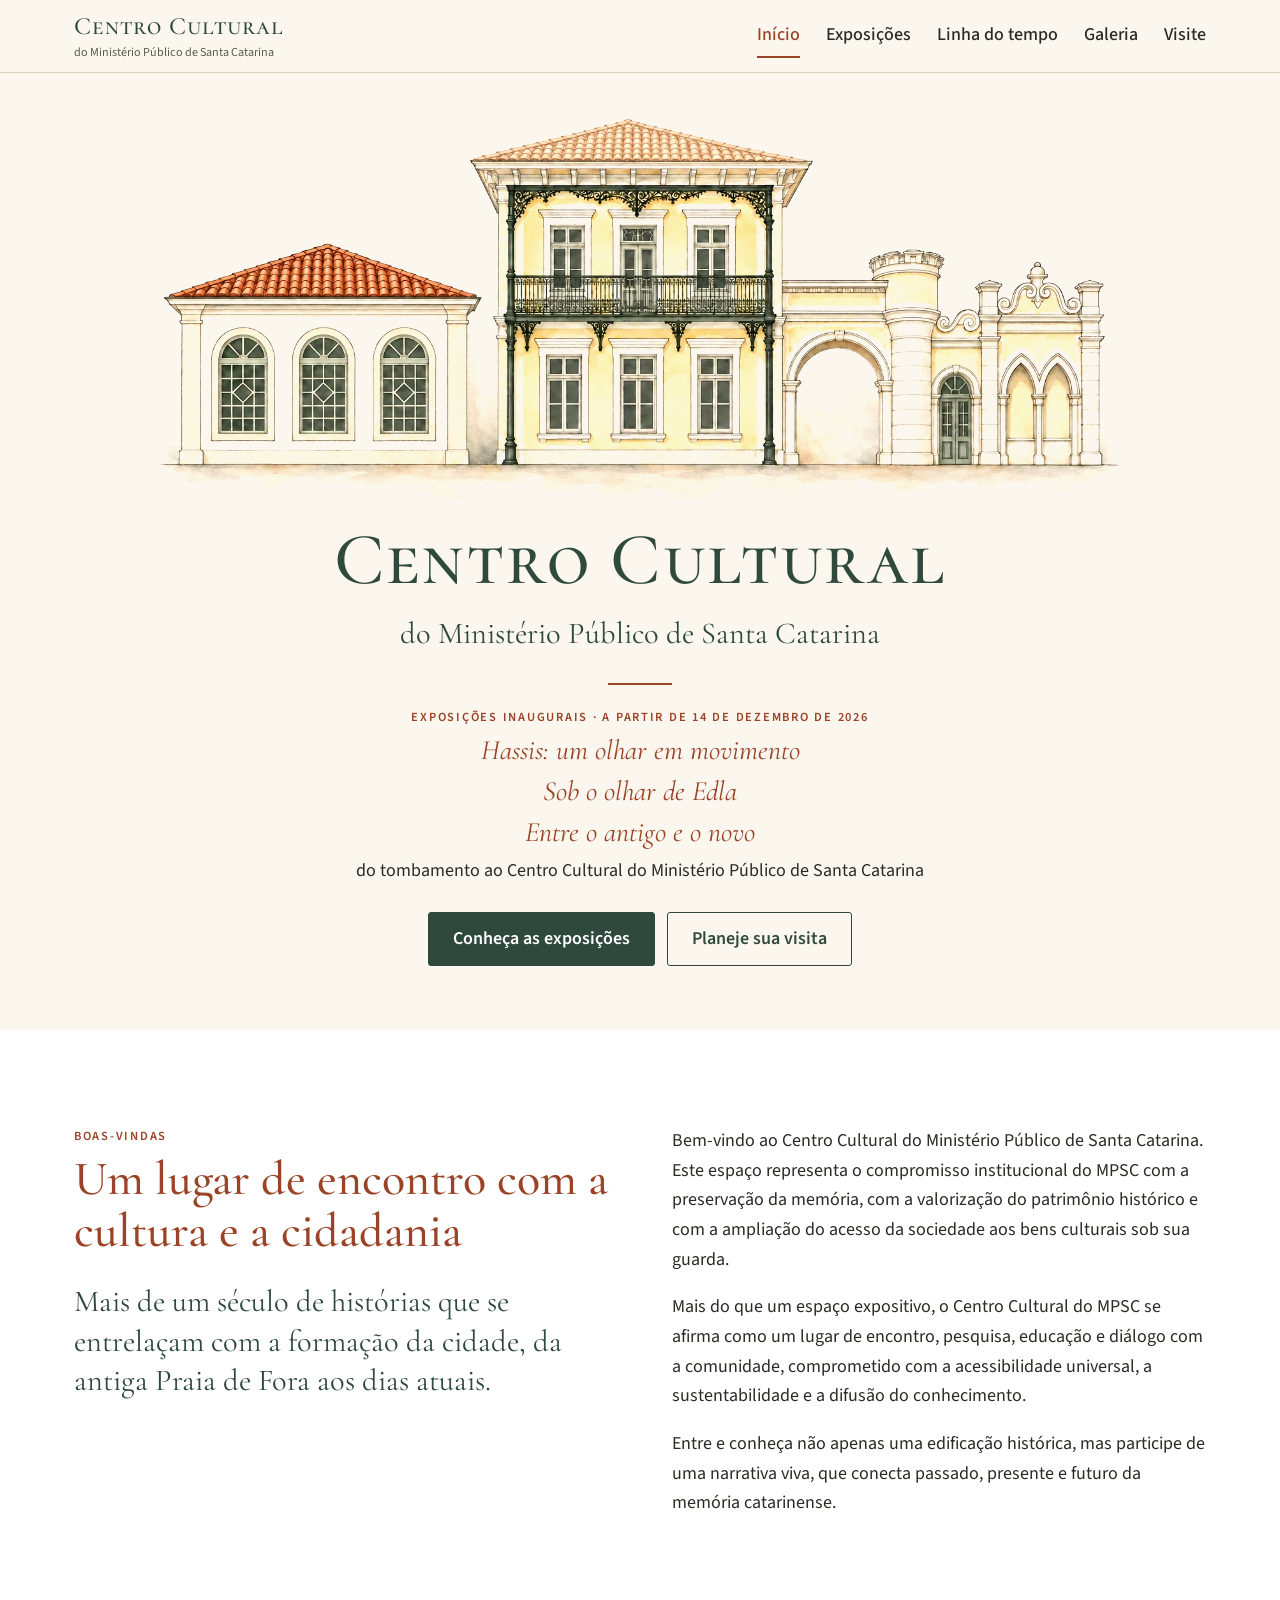
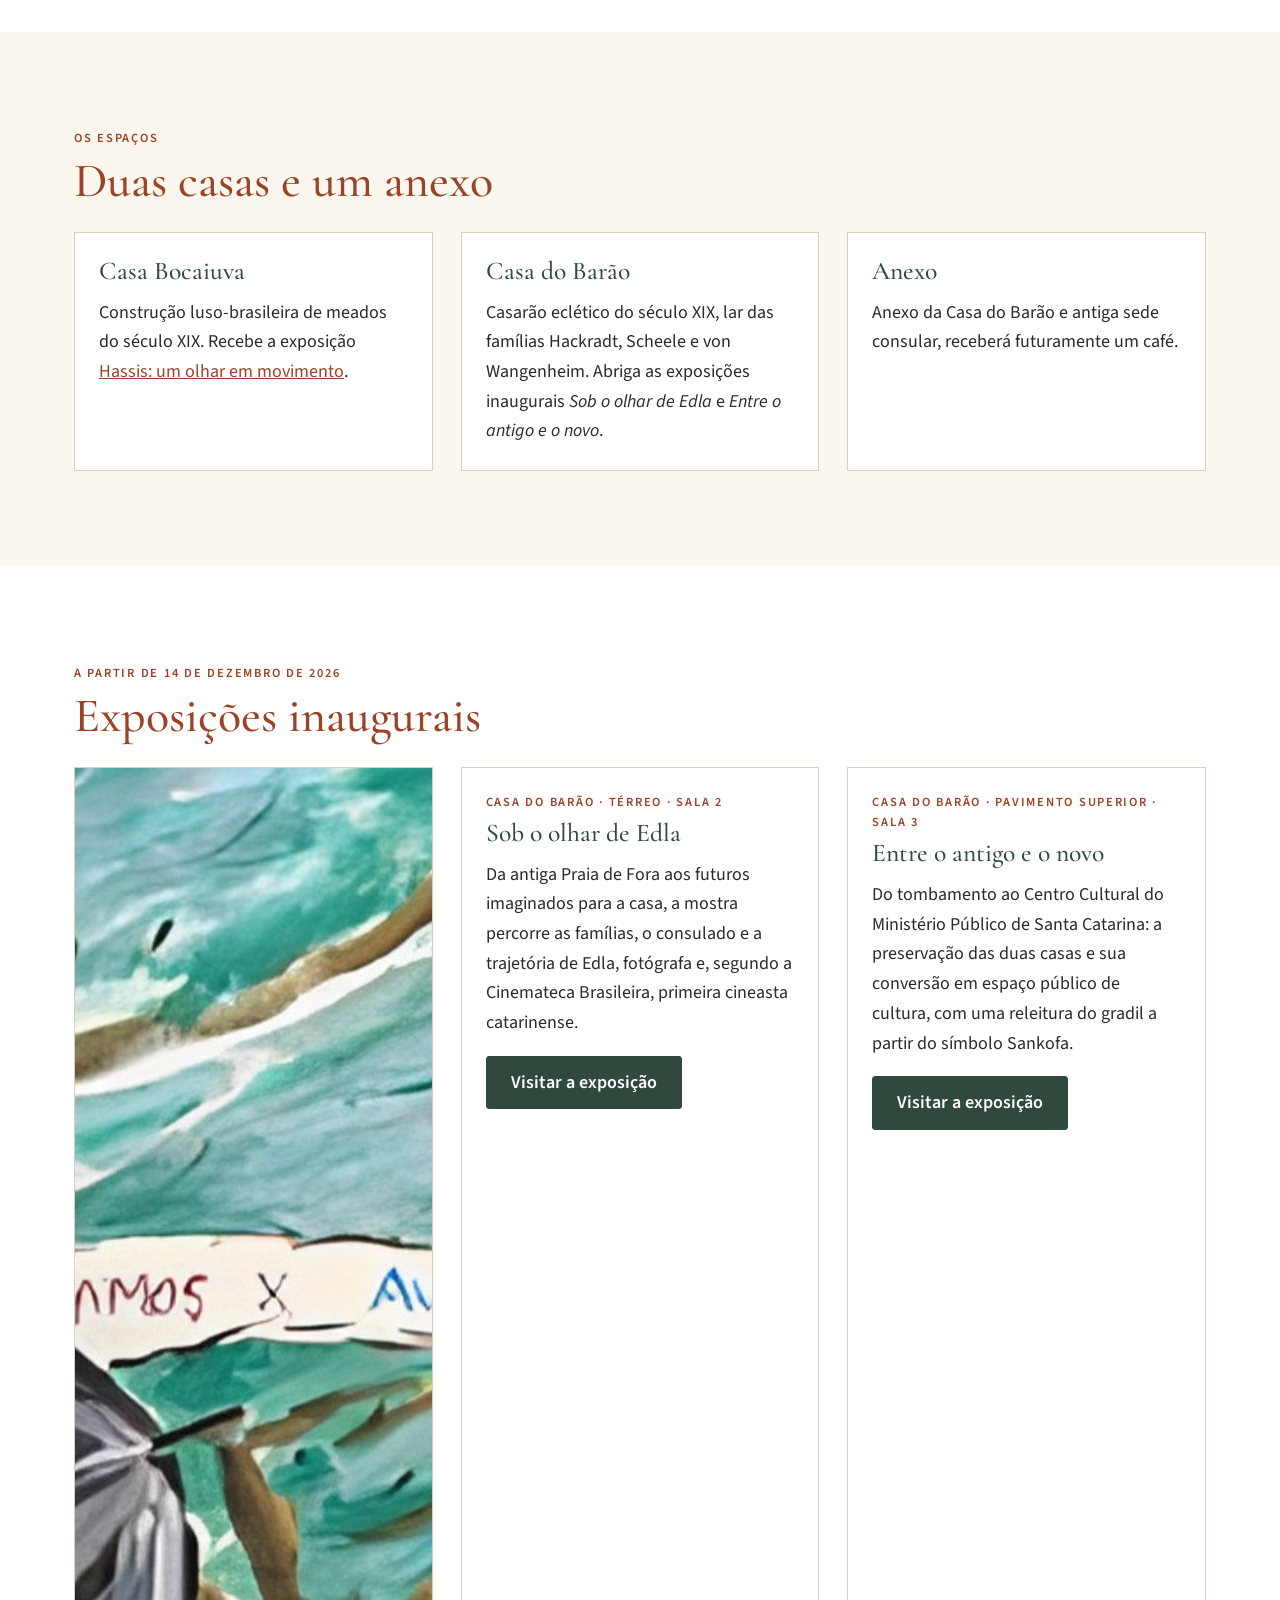
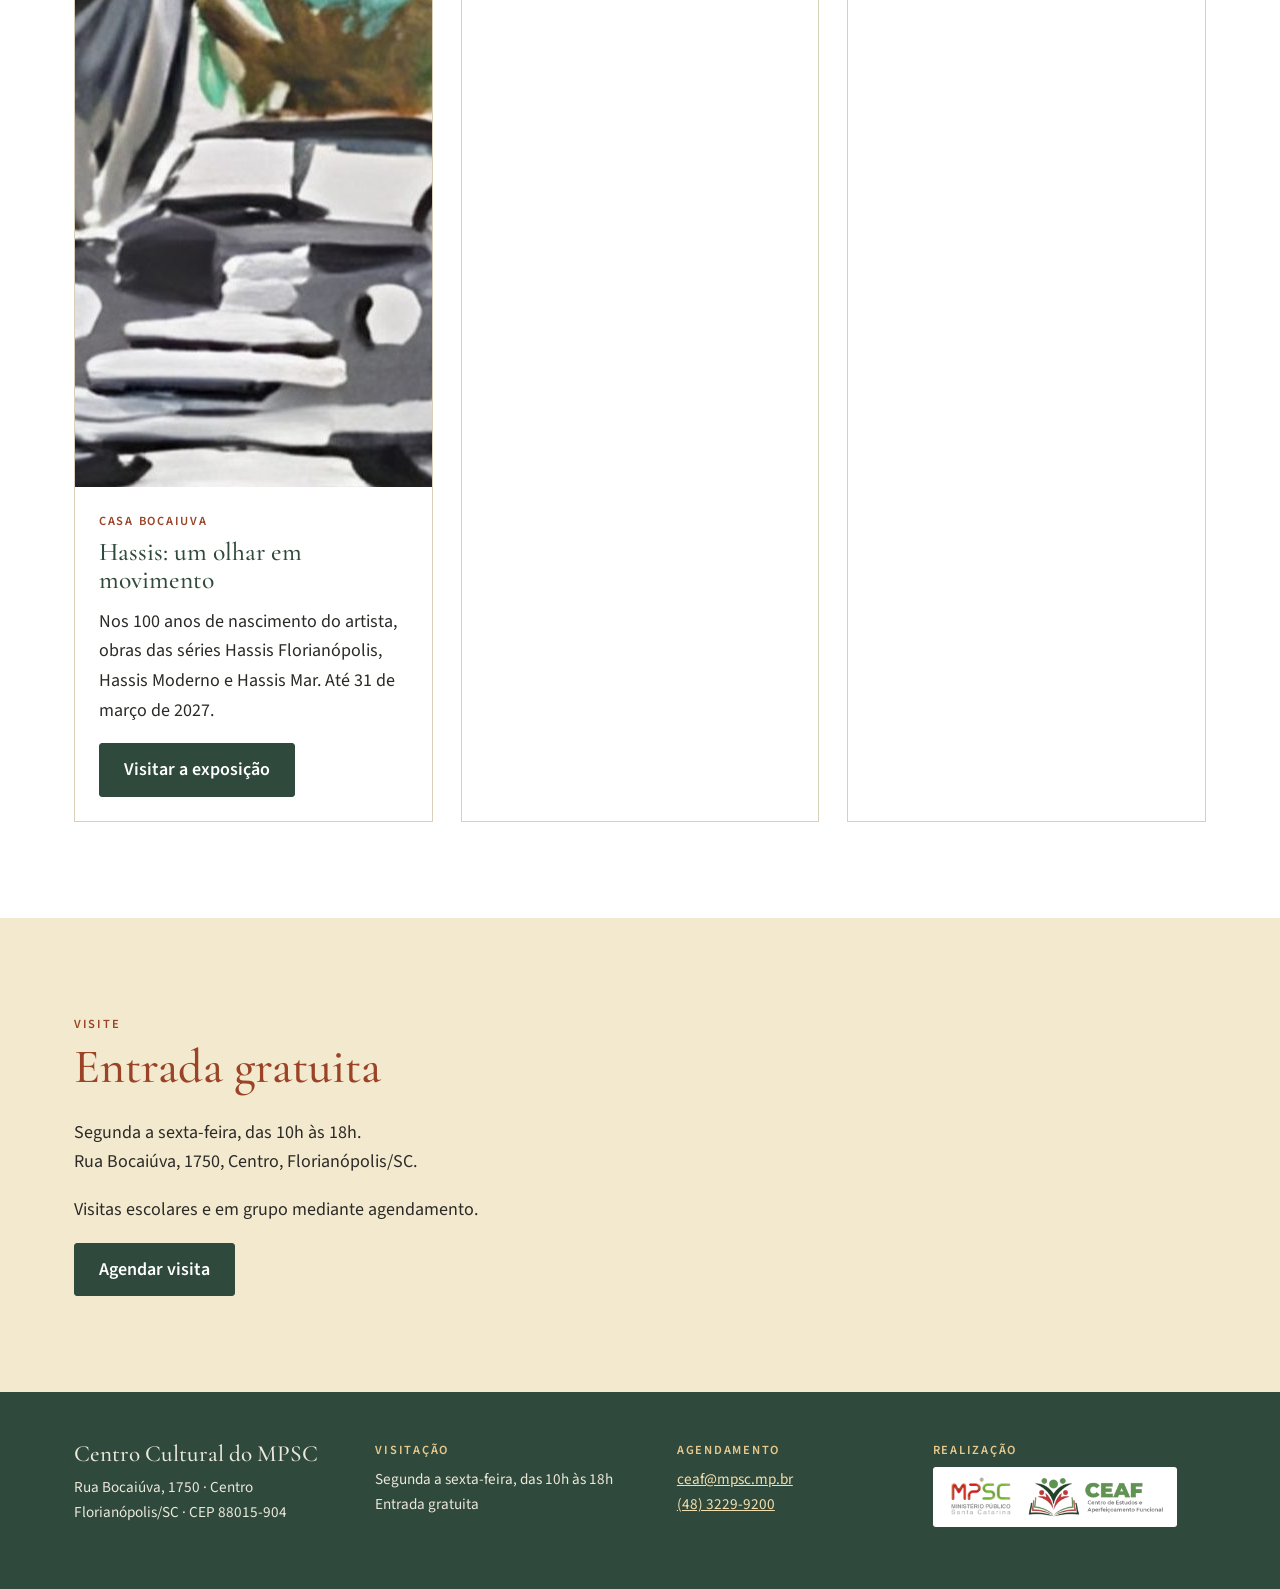
<file: index.html>
<!doctype html>
<html lang="pt-BR"><head><meta charset="utf-8"><meta name="viewport" content="width=device-width,initial-scale=1">
<title>Centro Cultural do MPSC</title>
<meta name="description" content="Centro Cultural do Ministério Público de Santa Catarina, na Casa do Barão e na Casa Bocaiuva, em Florianópolis. Entrada gratuita.">
<link rel="preconnect" href="https://fonts.googleapis.com"><link rel="preconnect" href="https://fonts.gstatic.com" crossorigin>
<link href="https://fonts.googleapis.com/css2?family=Cormorant+Garamond:ital,wght@0,500;0,600;1,500&family=Source+Sans+3:wght@400;500;600&display=swap" rel="stylesheet">
<link rel="stylesheet" href="estilo.css"></head><body>
<div id="topo"></div>
<main id="conteudo">
<section class="capa"><div class="faixa">
  <div class="crop fachada" style="--iw:1536;--ih:1024;--x:0;--y:140;--w:1536;--h:610"><img src="marca/fachadas.webp" alt="Aquarela das fachadas do Centro Cultural: Casa Bocaiuva, Casa do Barão e anexo"></div>
  <h1>Centro Cultural</h1>
  <p class="sub">do Ministério Público de Santa Catarina</p>
  <div class="fio"></div>
  <p class="rotulo">Exposições inaugurais · A partir de 14 de dezembro de 2026</p>
  <p class="expo">Hassis: um olhar em movimento</p>
  <p class="expo">Sob o olhar de Edla</p>
  <p class="expo">Entre o antigo e o novo</p>
  <p>do tombamento ao Centro Cultural do Ministério Público de Santa Catarina</p>
  <div class="botoes"><a class="botao" href="exposicoes.html">Conheça as exposições</a><a class="botao claro" href="visite.html">Planeje sua visita</a></div>
</div></section>

<section class="secao branco"><div class="faixa duas">
  <div><p class="rotulo">Boas-vindas</p><h2>Um lugar de encontro com a cultura e a cidadania</h2>
  <p class="lead">Mais de um século de histórias que se entrelaçam com a formação da cidade, da antiga Praia de Fora aos dias atuais.</p></div>
  <div><p>Bem-vindo ao Centro Cultural do Ministério Público de Santa Catarina. Este espaço representa o compromisso institucional do MPSC com a preservação da memória, com a valorização do patrimônio histórico e com a ampliação do acesso da sociedade aos bens culturais sob sua guarda.</p>
  <p>Mais do que um espaço expositivo, o Centro Cultural do MPSC se afirma como um lugar de encontro, pesquisa, educação e diálogo com a comunidade, comprometido com a acessibilidade universal, a sustentabilidade e a difusão do conhecimento.</p>
  <p>Entre e conheça não apenas uma edificação histórica, mas participe de uma narrativa viva, que conecta passado, presente e futuro da memória catarinense.</p></div>
</div></section>

<section class="secao"><div class="faixa"><p class="rotulo">Os espaços</p><h2>Duas casas e um anexo</h2>
  <div class="tres">
    <article class="cartao"><div data-f="bocaiuva-fachada"></div><div class="corpo"><h3>Casa Bocaiuva</h3><p>Construção luso-brasileira de meados do século XIX. Recebe a exposição <a href="hassis.html">Hassis: um olhar em movimento</a>.</p></div></article>
    <article class="cartao"><div data-f="casa-pb"></div><div class="corpo"><h3>Casa do Barão</h3><p>Casarão eclético do século XIX, lar das famílias Hackradt, Scheele e von Wangenheim. Abriga as exposições inaugurais <em>Sob o olhar de Edla</em> e <em>Entre o antigo e o novo</em>.</p></div></article>
    <article class="cartao"><div data-f="consulado"></div><div class="corpo"><h3>Anexo</h3><p>Anexo da Casa do Barão e antiga sede consular, receberá futuramente um café.</p></div></article>
  </div>
</div></section>

<section class="secao branco"><div class="faixa"><p class="rotulo">A partir de 14 de dezembro de 2026</p><h2>Exposições inaugurais</h2>
  <div class="tres">
    <article class="cartao"><img class="obra" src="marca/hassis/capa.jpg" alt="Detalhe de pintura de Hassis com guarda-chuvas, um carro e o mar" width="1128" height="1319" loading="lazy"><div class="corpo"><p class="rotulo">Casa Bocaiuva</p><h3>Hassis: um olhar em movimento</h3>
    <p>Nos 100 anos de nascimento do artista, obras das séries Hassis Florianópolis, Hassis Moderno e Hassis Mar. Até 31 de março de 2027.</p>
    <p><a class="botao" href="hassis.html">Visitar a exposição</a></p></div></article>
    <article class="cartao"><div data-f="edla-retrato"></div><div class="corpo"><p class="rotulo">Casa do Barão · Térreo · Sala 2</p><h3>Sob o olhar de Edla</h3>
    <p>Da antiga Praia de Fora aos futuros imaginados para a casa, a mostra percorre as famílias, o consulado e a trajetória de Edla, fotógrafa e, segundo a Cinemateca Brasileira, primeira cineasta catarinense.</p>
    <p><a class="botao" href="edla.html">Visitar a exposição</a></p></div></article>
    <article class="cartao"><div data-f="obra-vista"></div><div class="corpo"><p class="rotulo">Casa do Barão · Pavimento superior · Sala 3</p><h3>Entre o antigo e o novo</h3>
    <p>Do tombamento ao Centro Cultural do Ministério Público de Santa Catarina: a preservação das duas casas e sua conversão em espaço público de cultura, com uma releitura do gradil a partir do símbolo Sankofa.</p>
    <p><a class="botao" href="antigo-novo.html">Visitar a exposição</a></p></div></article>
  </div>
</div></section>

<section class="secao areia"><div class="faixa duas">
  <div><p class="rotulo">Visite</p><h2>Entrada gratuita</h2><p>Segunda a sexta-feira, das 10h às 18h.<br>Rua Bocaiúva, 1750, Centro, Florianópolis/SC.</p><p>Visitas escolares e em grupo mediante agendamento.</p><a class="botao" href="visite.html#agendar">Agendar visita</a></div>
  <div data-f="jardim"></div>
</div></section>
</main>
<div id="rodape"></div>
<noscript><p><a href="exposicoes.html">Exposições</a> · <a href="linha-do-tempo.html">Linha do tempo</a> ·<a href="visite.html">Visite</a></p></noscript>
<script src="fotos.js"></script><script src="site.js"></script>
</body></html>
</file>
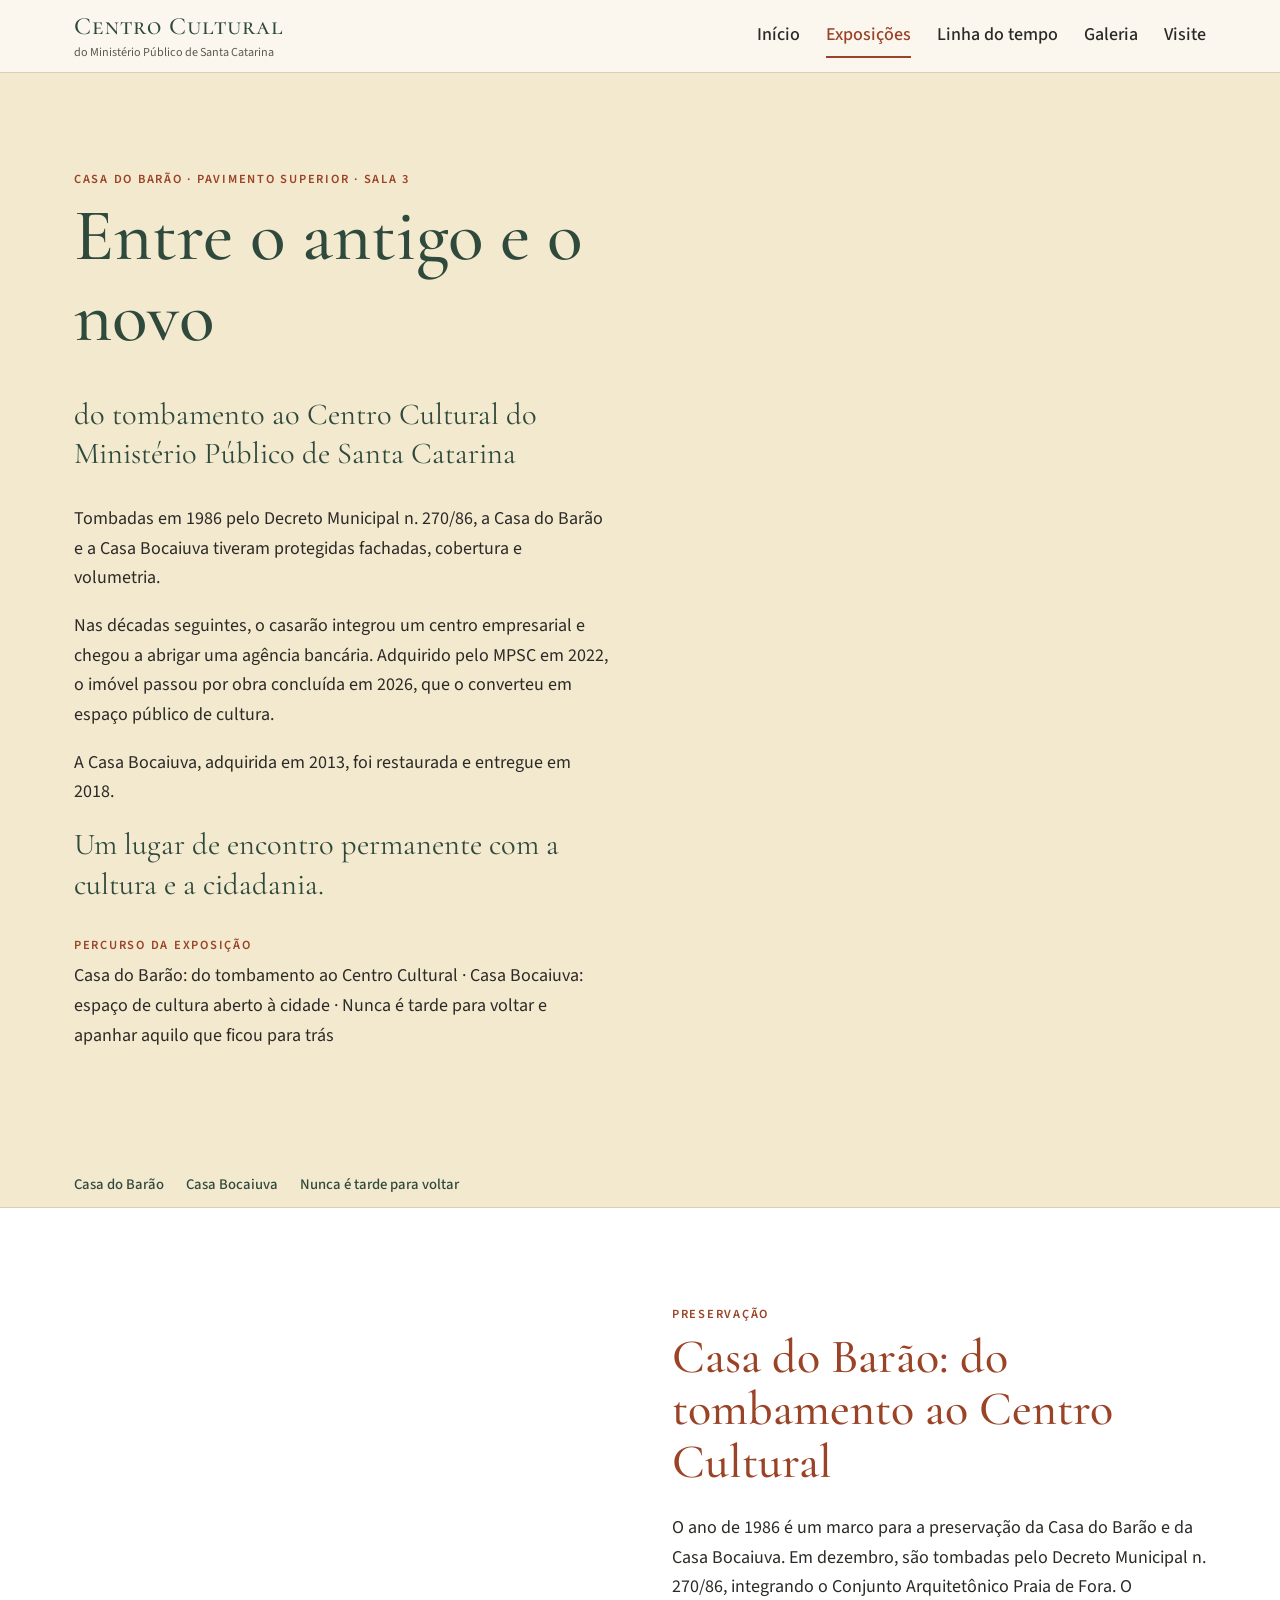
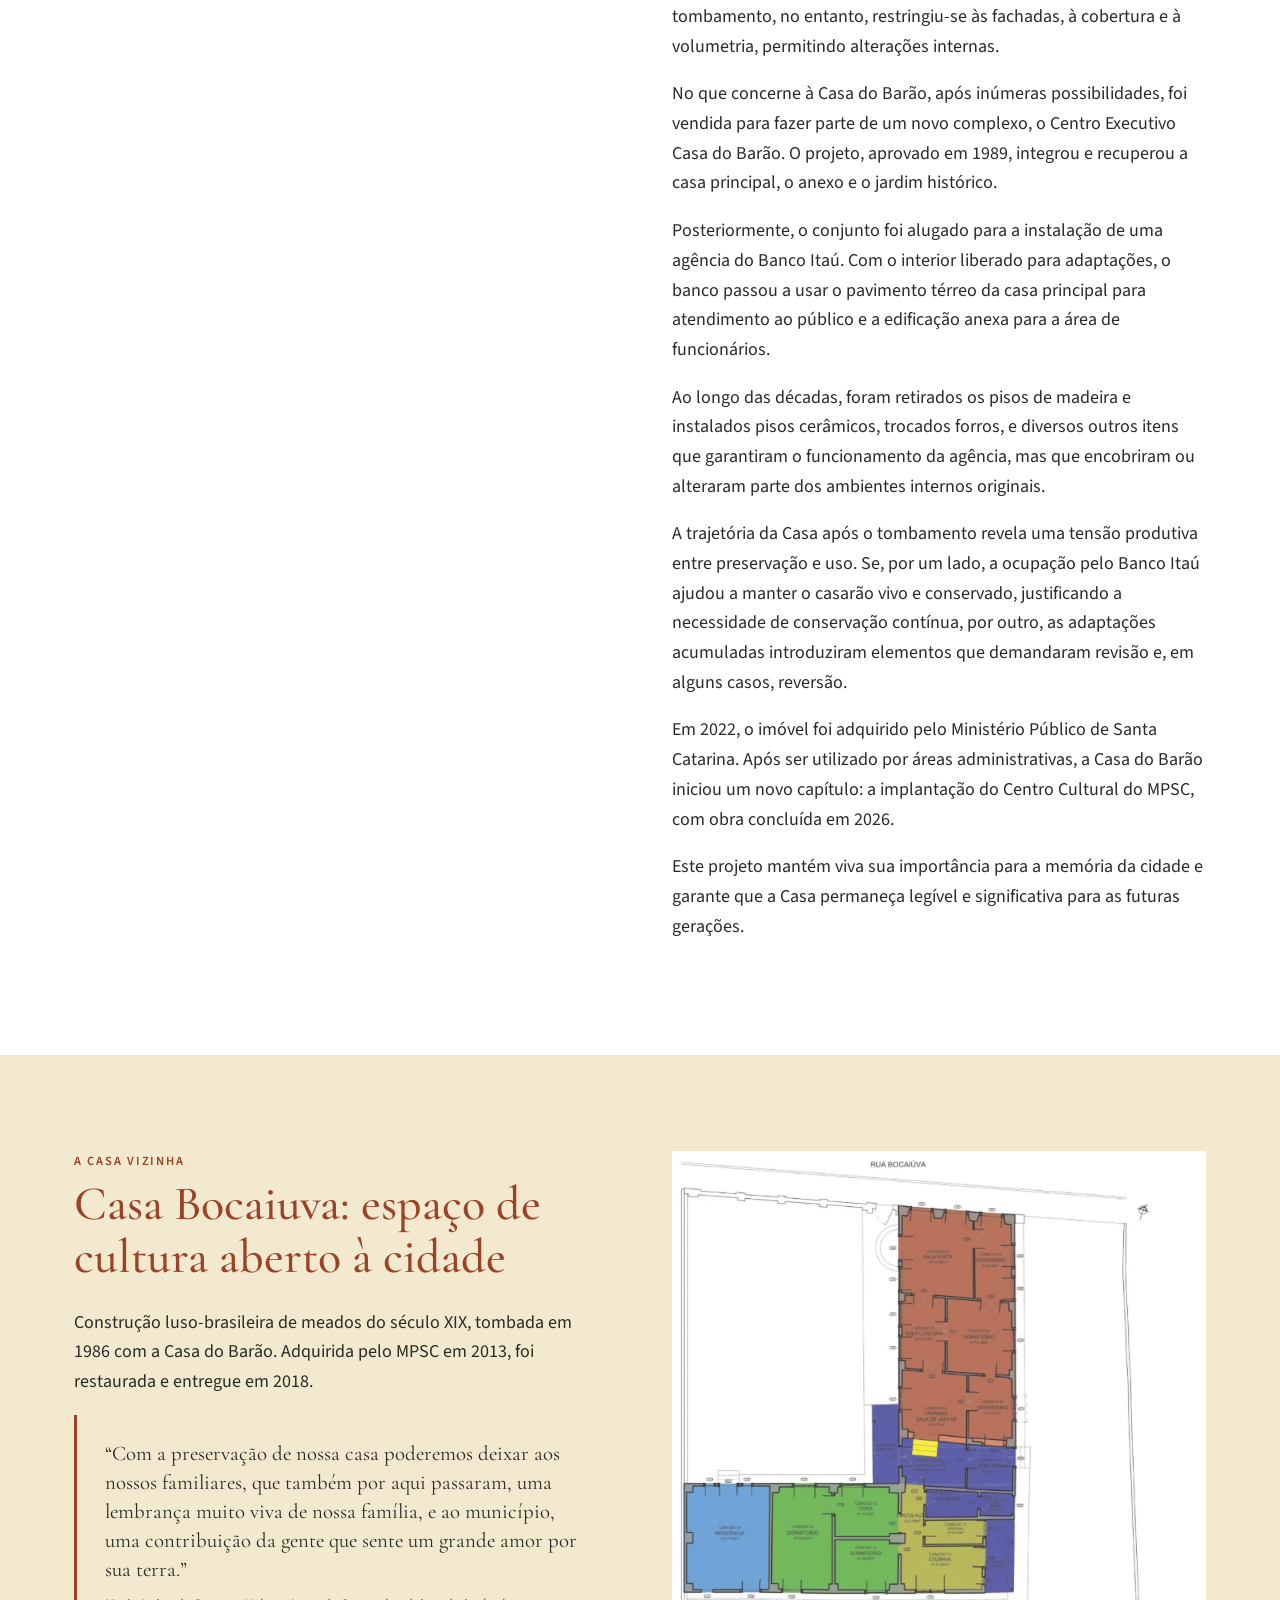
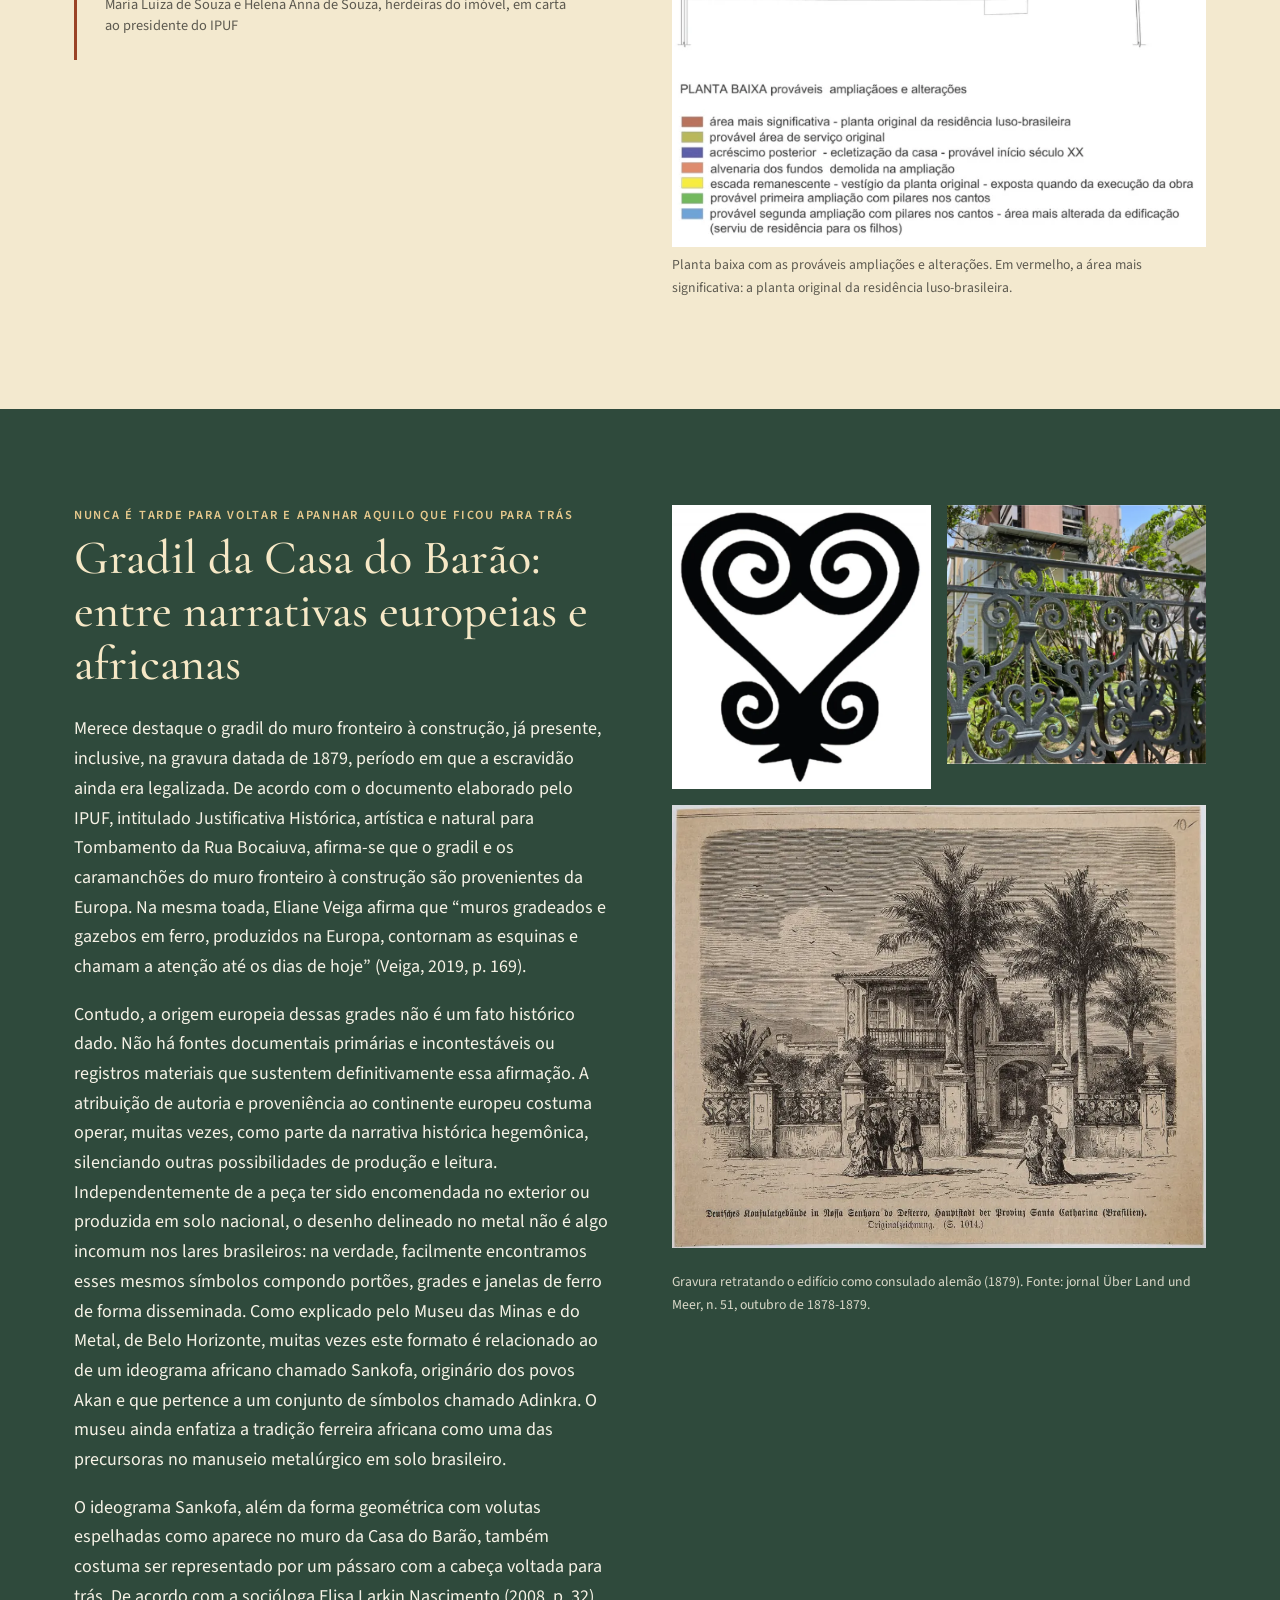
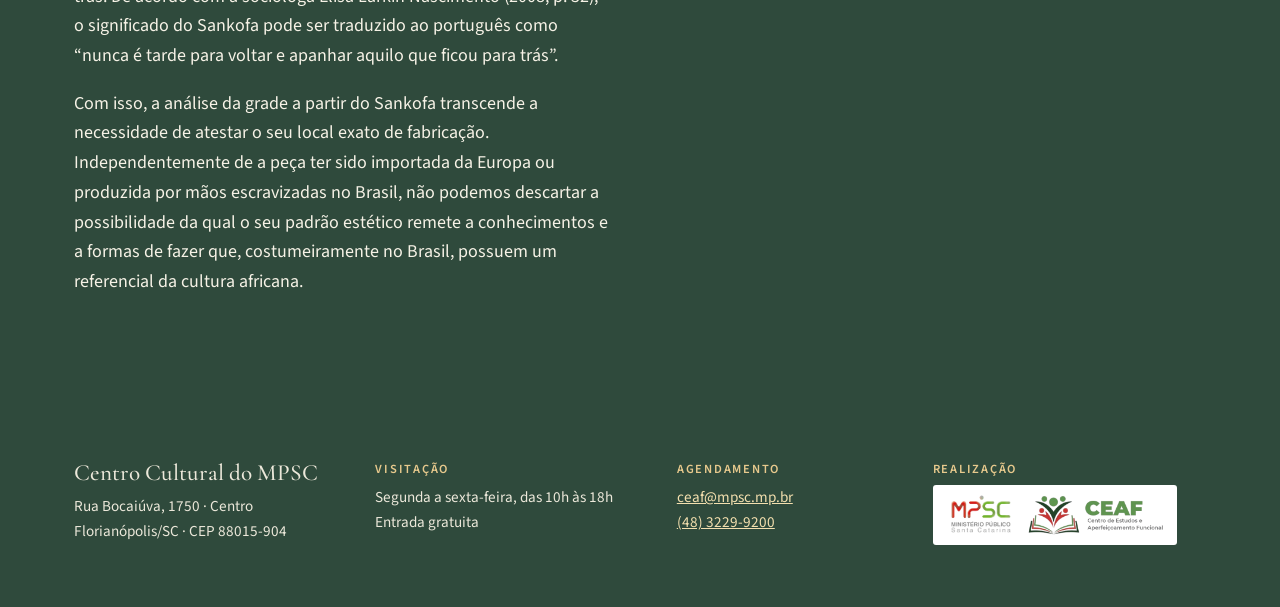
<file: antigo-novo.html>
<!doctype html>
<html lang="pt-BR"><head><meta charset="utf-8"><meta name="viewport" content="width=device-width,initial-scale=1">
<title>Entre o antigo e o novo · Centro Cultural do MPSC</title>
<meta name="description" content="Exposição Entre o antigo e o novo, na Casa do Barão: do tombamento ao Centro Cultural do Ministério Público de Santa Catarina.">
<link rel="preconnect" href="https://fonts.googleapis.com"><link rel="preconnect" href="https://fonts.gstatic.com" crossorigin>
<link href="https://fonts.googleapis.com/css2?family=Cormorant+Garamond:ital,wght@0,500;0,600;1,500&family=Source+Sans+3:wght@400;500;600&display=swap" rel="stylesheet">
<link rel="stylesheet" href="estilo.css"></head><body>
<div id="topo"></div>
<main id="conteudo">
<section id="apresentacao" class="secao areia"><div class="faixa duas">
  <div><p class="rotulo">Casa do Barão · Pavimento superior · Sala 3</p><h1>Entre o antigo e o novo</h1><p class="lead">do tombamento ao Centro Cultural do Ministério Público de Santa Catarina</p>
  <p>Tombadas em 1986 pelo Decreto Municipal n. 270/86, a Casa do Barão e a Casa Bocaiuva tiveram protegidas fachadas, cobertura e volumetria.</p>
  <p>Nas décadas seguintes, o casarão integrou um centro empresarial e chegou a abrigar uma agência bancária. Adquirido pelo MPSC em 2022, o imóvel passou por obra concluída em 2026, que o converteu em espaço público de cultura.</p>
  <p>A Casa Bocaiuva, adquirida em 2013, foi restaurada e entregue em 2018.</p>
  <p class="lead">Um lugar de encontro permanente com a cultura e a cidadania.</p>
  <p class="rotulo" style="margin-top:26px">Percurso da exposição</p>
  <p>Casa do Barão: do tombamento ao Centro Cultural · Casa Bocaiuva: espaço de cultura aberto à cidade · Nunca é tarde para voltar e apanhar aquilo que ficou para trás</p></div>
  <div class="mosaico"><div data-f="obra-vista" class="larga" data-grande></div><div data-f="barao-3" class="retrato"></div><div data-f="bocaiuva-6" class="retrato"></div></div>
</div></section>

<nav class="capitulos" aria-label="Partes da exposição"><div class="faixa"><a href="#tombamento">Casa do Barão</a><a href="#bocaiuva">Casa Bocaiuva</a><a href="#gradil">Nunca é tarde para voltar</a></div></nav>

<section id="tombamento" class="secao branco"><div class="faixa duas">
  <div class="mosaico"><div data-f="obra-interior" class="retrato"></div><div data-f="obra-janela" class="retrato"></div><div data-f="obra-vista" class="larga"></div></div>
  <div><p class="rotulo">Preservação</p><h2>Casa do Barão: do tombamento ao Centro Cultural</h2>
  <p>O ano de 1986 é um marco para a preservação da Casa do Barão e da Casa Bocaiuva. Em dezembro, são tombadas pelo Decreto Municipal n. 270/86, integrando o Conjunto Arquitetônico Praia de Fora. O tombamento, no entanto, restringiu-se às fachadas, à cobertura e à volumetria, permitindo alterações internas.</p>
  <p>No que concerne à Casa do Barão, após inúmeras possibilidades, foi vendida para fazer parte de um novo complexo, o Centro Executivo Casa do Barão. O projeto, aprovado em 1989, integrou e recuperou a casa principal, o anexo e o jardim histórico.</p>
  <p>Posteriormente, o conjunto foi alugado para a instalação de uma agência do Banco Itaú. Com o interior liberado para adaptações, o banco passou a usar o pavimento térreo da casa principal para atendimento ao público e a edificação anexa para a área de funcionários.</p>
  <p>Ao longo das décadas, foram retirados os pisos de madeira e instalados pisos cerâmicos, trocados forros, e diversos outros itens que garantiram o funcionamento da agência, mas que encobriram ou alteraram parte dos ambientes internos originais.</p>
  <p>A trajetória da Casa após o tombamento revela uma tensão produtiva entre preservação e uso. Se, por um lado, a ocupação pelo Banco Itaú ajudou a manter o casarão vivo e conservado, justificando a necessidade de conservação contínua, por outro, as adaptações acumuladas introduziram elementos que demandaram revisão e, em alguns casos, reversão.</p>
  <p>Em 2022, o imóvel foi adquirido pelo Ministério Público de Santa Catarina. Após ser utilizado por áreas administrativas, a Casa do Barão iniciou um novo capítulo: a implantação do Centro Cultural do MPSC, com obra concluída em 2026.</p>
  <p>Este projeto mantém viva sua importância para a memória da cidade e garante que a Casa permaneça legível e significativa para as futuras gerações.</p></div>
</div></section>

<section id="bocaiuva" class="secao areia"><div class="faixa duas">
  <div><p class="rotulo">A casa vizinha</p><h2>Casa Bocaiuva: espaço de cultura aberto à cidade</h2>
  <p>Construção luso-brasileira de meados do século XIX, tombada em 1986 com a Casa do Barão. Adquirida pelo MPSC em 2013, foi restaurada e entregue em 2018.</p>
  <blockquote class="citacao">“Com a preservação de nossa casa poderemos deixar aos nossos familiares, que também por aqui passaram, uma lembrança muito viva de nossa família, e ao município, uma contribuição da gente que sente um grande amor por sua terra.”<footer>Maria Luiza de Souza e Helena Anna de Souza, herdeiras do imóvel, em carta ao presidente do IPUF</footer></blockquote>
  <div class="mosaico" style="margin-top:20px"><div data-f="bocaiuva-fachada" class="larga"></div><div data-f="bocaiuva-8"></div><div data-f="bocaiuva"></div></div></div>
  <div><figure class="crop" style="--iw:1556;--ih:2000;--x:480;--y:1020;--w:660;--h:860"><img src="marca/carta-planta.webp" alt="Planta baixa da Casa Bocaiuva com as prováveis ampliações e alterações identificadas por cores"></figure><p class="nota">Planta baixa com as prováveis ampliações e alterações. Em vermelho, a área mais significativa: a planta original da residência luso-brasileira.</p></div>
</div></section>

<section id="gradil" class="secao verde"><div class="faixa duas">
  <div><p class="rotulo">Nunca é tarde para voltar e apanhar aquilo que ficou para trás</p><h2>Gradil da Casa do Barão: entre narrativas europeias e africanas</h2>
  <p>Merece destaque o gradil do muro fronteiro à construção, já presente, inclusive, na gravura datada de 1879, período em que a escravidão ainda era legalizada. De acordo com o documento elaborado pelo IPUF, intitulado Justificativa Histórica, artística e natural para Tombamento da Rua Bocaiuva, afirma-se que o gradil e os caramanchões do muro fronteiro à construção são provenientes da Europa. Na mesma toada, Eliane Veiga afirma que “muros gradeados e gazebos em ferro, produzidos na Europa, contornam as esquinas e chamam a atenção até os dias de hoje” (Veiga, 2019, p. 169).</p>
  <p>Contudo, a origem europeia dessas grades não é um fato histórico dado. Não há fontes documentais primárias e incontestáveis ou registros materiais que sustentem definitivamente essa afirmação. A atribuição de autoria e proveniência ao continente europeu costuma operar, muitas vezes, como parte da narrativa histórica hegemônica, silenciando outras possibilidades de produção e leitura. Independentemente de a peça ter sido encomendada no exterior ou produzida em solo nacional, o desenho delineado no metal não é algo incomum nos lares brasileiros: na verdade, facilmente encontramos esses mesmos símbolos compondo portões, grades e janelas de ferro de forma disseminada. Como explicado pelo Museu das Minas e do Metal, de Belo Horizonte, muitas vezes este formato é relacionado ao de um ideograma africano chamado Sankofa, originário dos povos Akan e que pertence a um conjunto de símbolos chamado Adinkra. O museu ainda enfatiza a tradição ferreira africana como uma das precursoras no manuseio metalúrgico em solo brasileiro.</p>
  <p>O ideograma Sankofa, além da forma geométrica com volutas espelhadas como aparece no muro da Casa do Barão, também costuma ser representado por um pássaro com a cabeça voltada para trás. De acordo com a socióloga Elisa Larkin Nascimento (2008, p. 32), o significado do Sankofa pode ser traduzido ao português como “nunca é tarde para voltar e apanhar aquilo que ficou para trás”.</p>
  <p>Com isso, a análise da grade a partir do Sankofa transcende a necessidade de atestar o seu local exato de fabricação. Independentemente de a peça ter sido importada da Europa ou produzida por mãos escravizadas no Brasil, não podemos descartar a possibilidade da qual o seu padrão estético remete a conhecimentos e a formas de fazer que, costumeiramente no Brasil, possuem um referencial da cultura africana.</p></div>
  <div class="mosaico">
    <figure class="crop" style="--iw:1778;--ih:2000;--x:120;--y:250;--w:640;--h:700"><img src="marca/gradil.webp" alt="Símbolo Sankofa: coração formado por volutas espelhadas"></figure>
    <figure class="crop" style="--iw:1778;--ih:2000;--x:1000;--y:183;--w:578;--h:578"><img src="marca/gradil.webp" alt="Detalhe do gradil de ferro da Casa do Barão, com volutas semelhantes ao Sankofa"></figure>
    <figure class="crop larga" style="--iw:1778;--ih:2000;--x:117;--y:1002;--w:903;--h:750"><img src="marca/gradil.webp" alt="Gravura de 1879 mostrando o edifício como consulado alemão, com o gradil diante da casa"></figure>
    <p class="nota larga" style="color:#d9d8c8">Gravura retratando o edifício como consulado alemão (1879). Fonte: jornal Über Land und Meer, n. 51, outubro de 1878-1879.</p>
  </div>
</div></section>
</main>
<div id="rodape"></div>
<script src="fotos.js"></script><script src="site.js"></script>
</body></html>
</file>
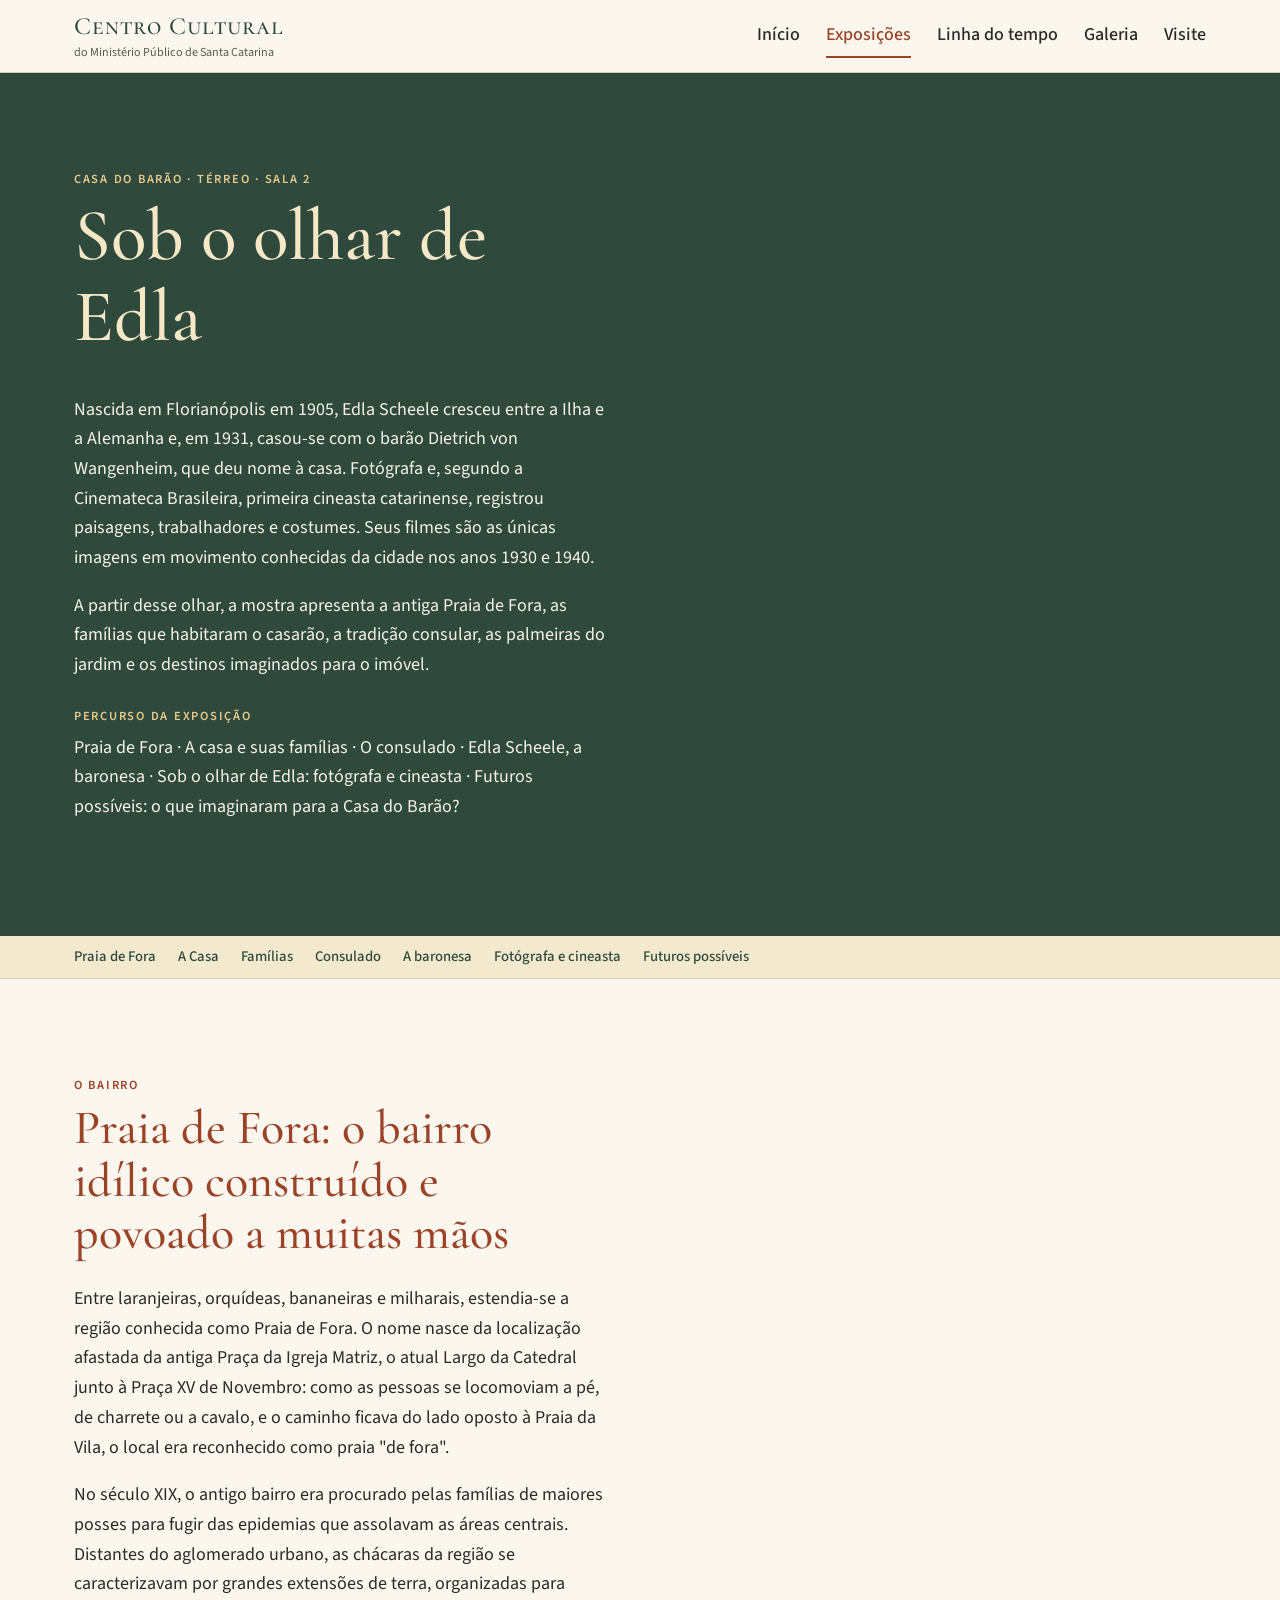
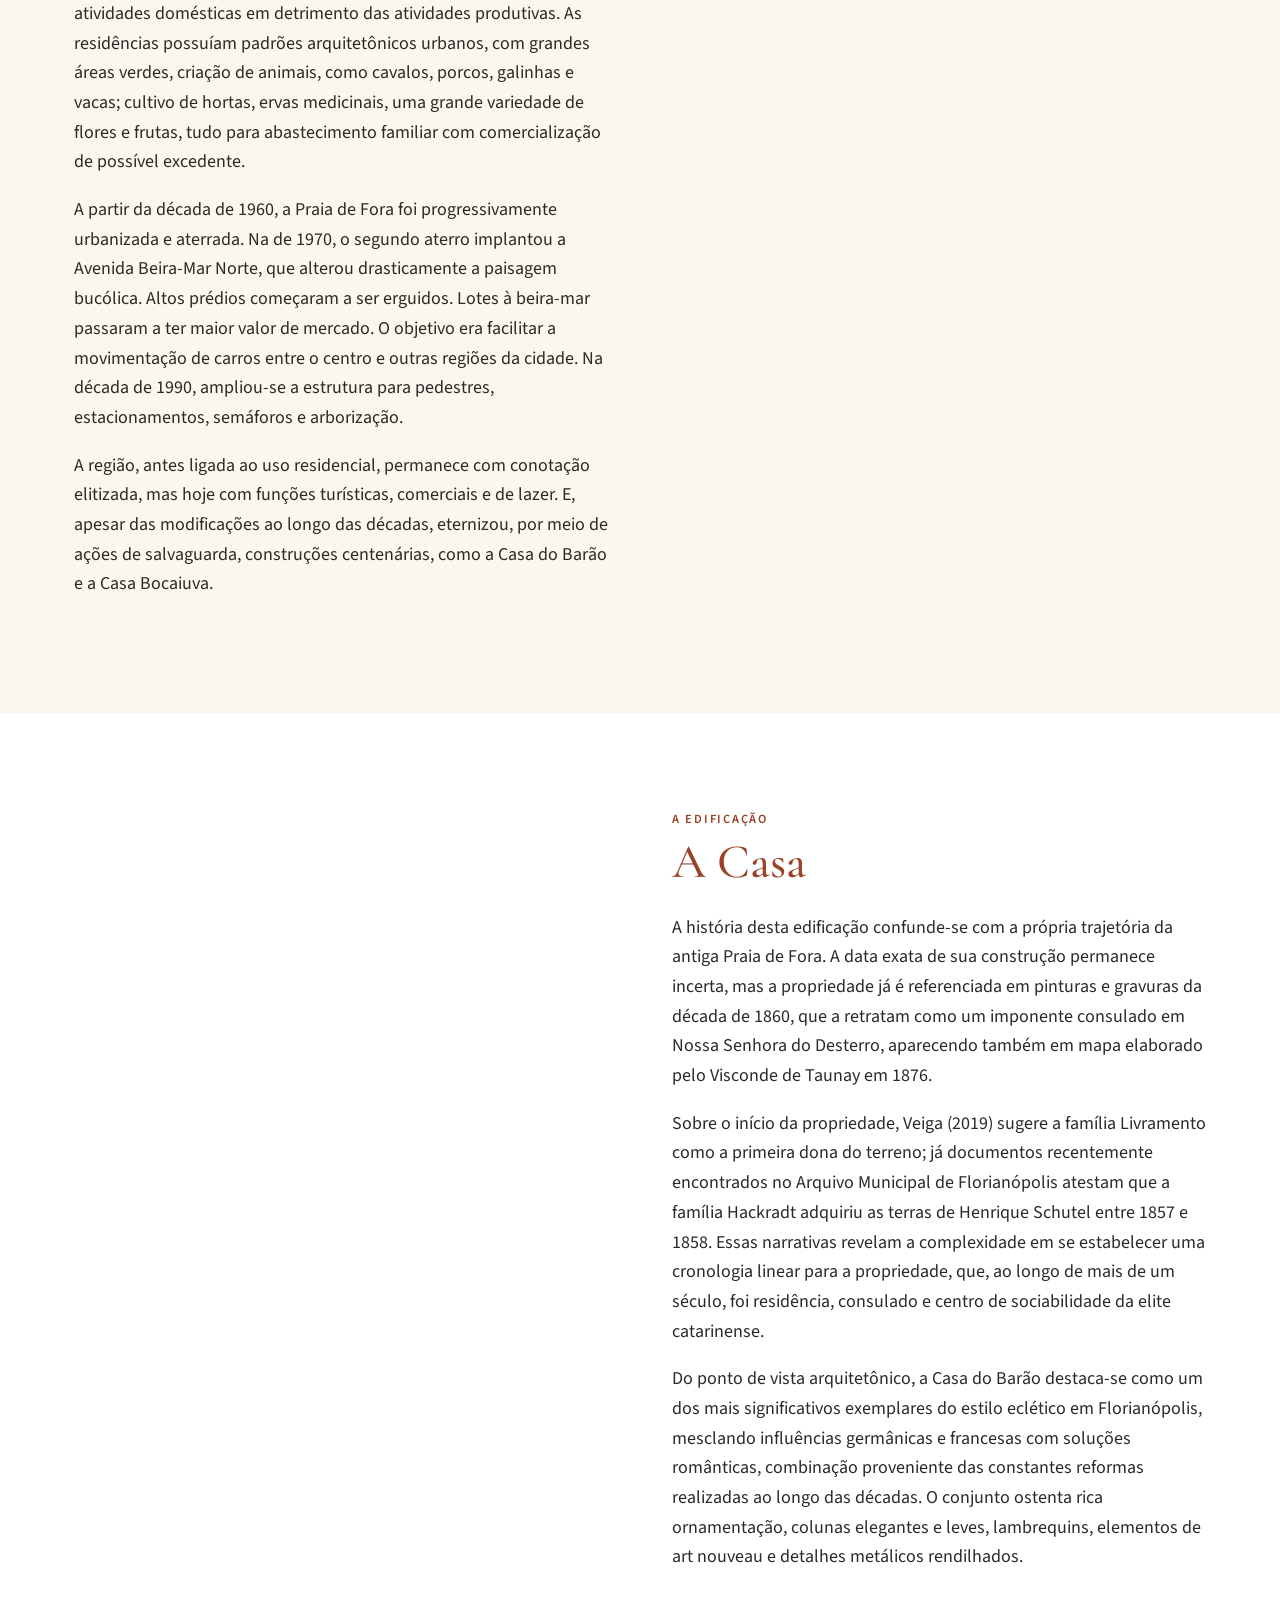
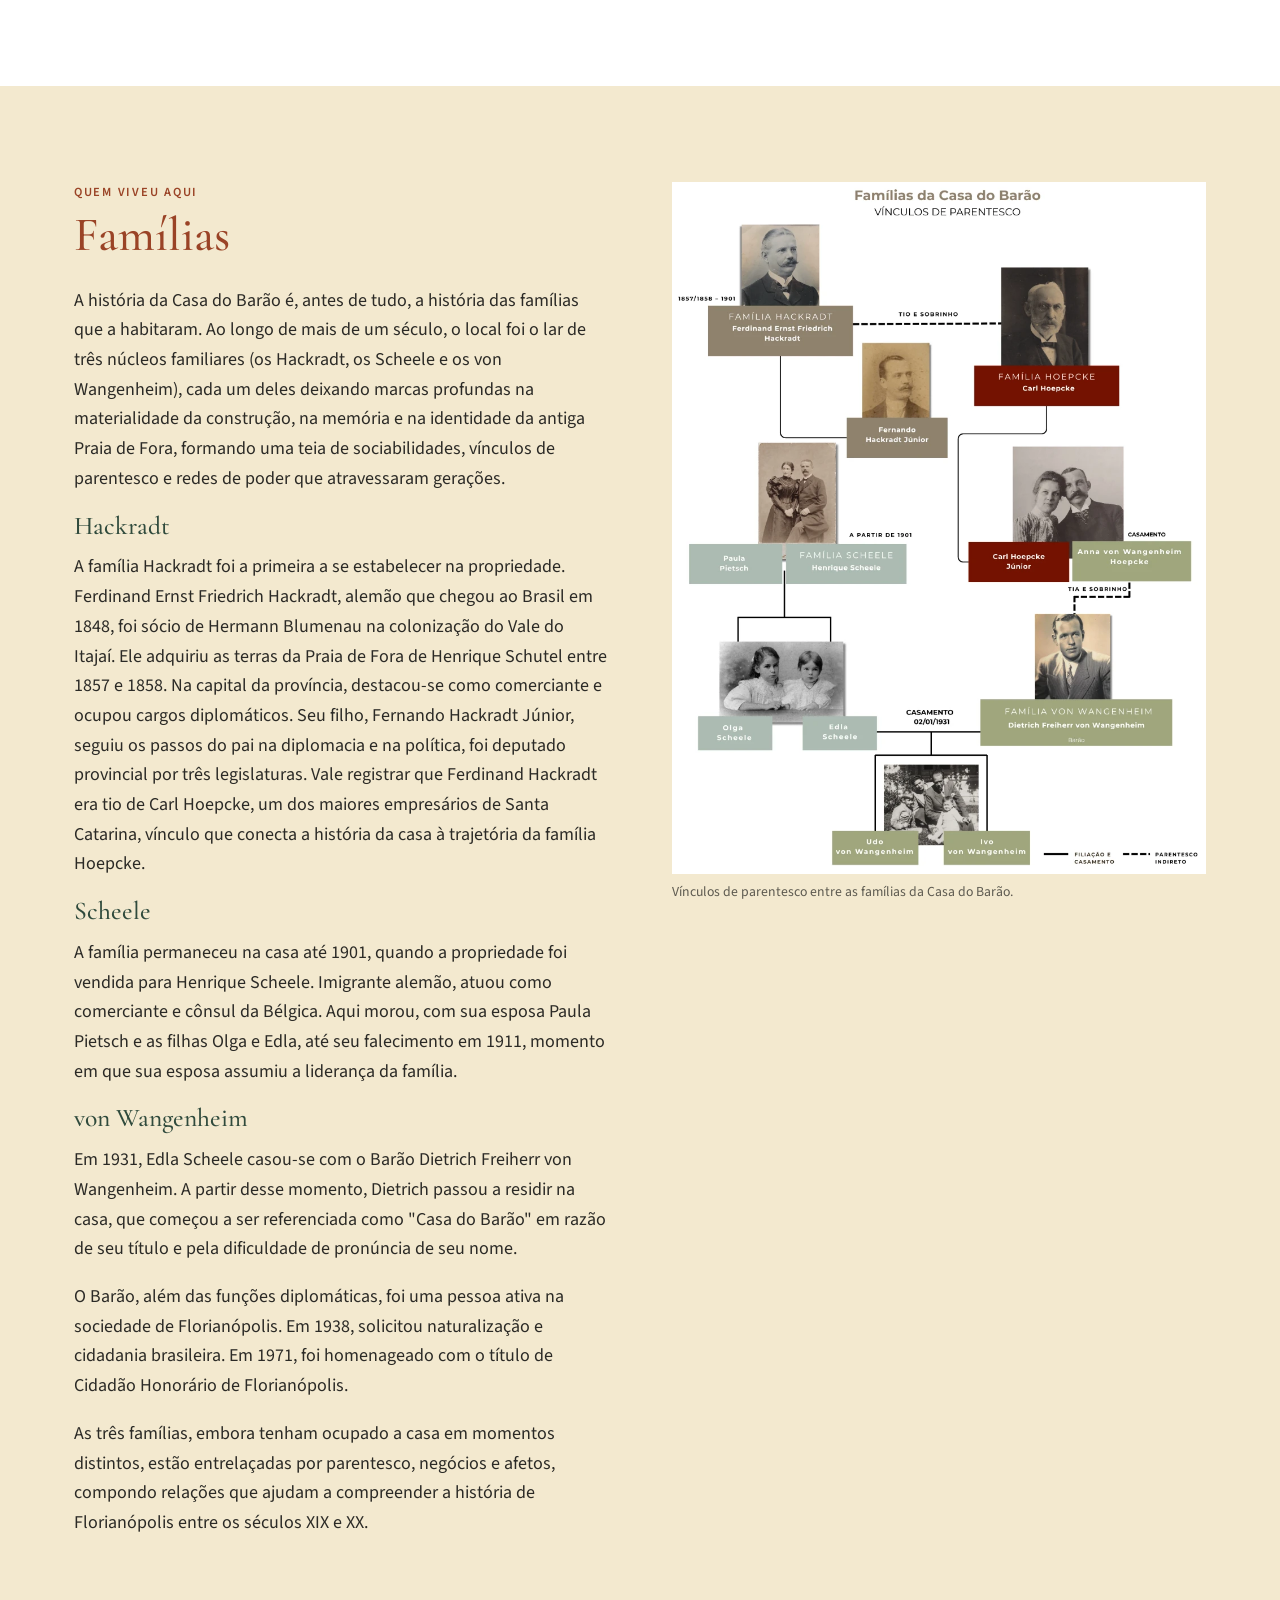
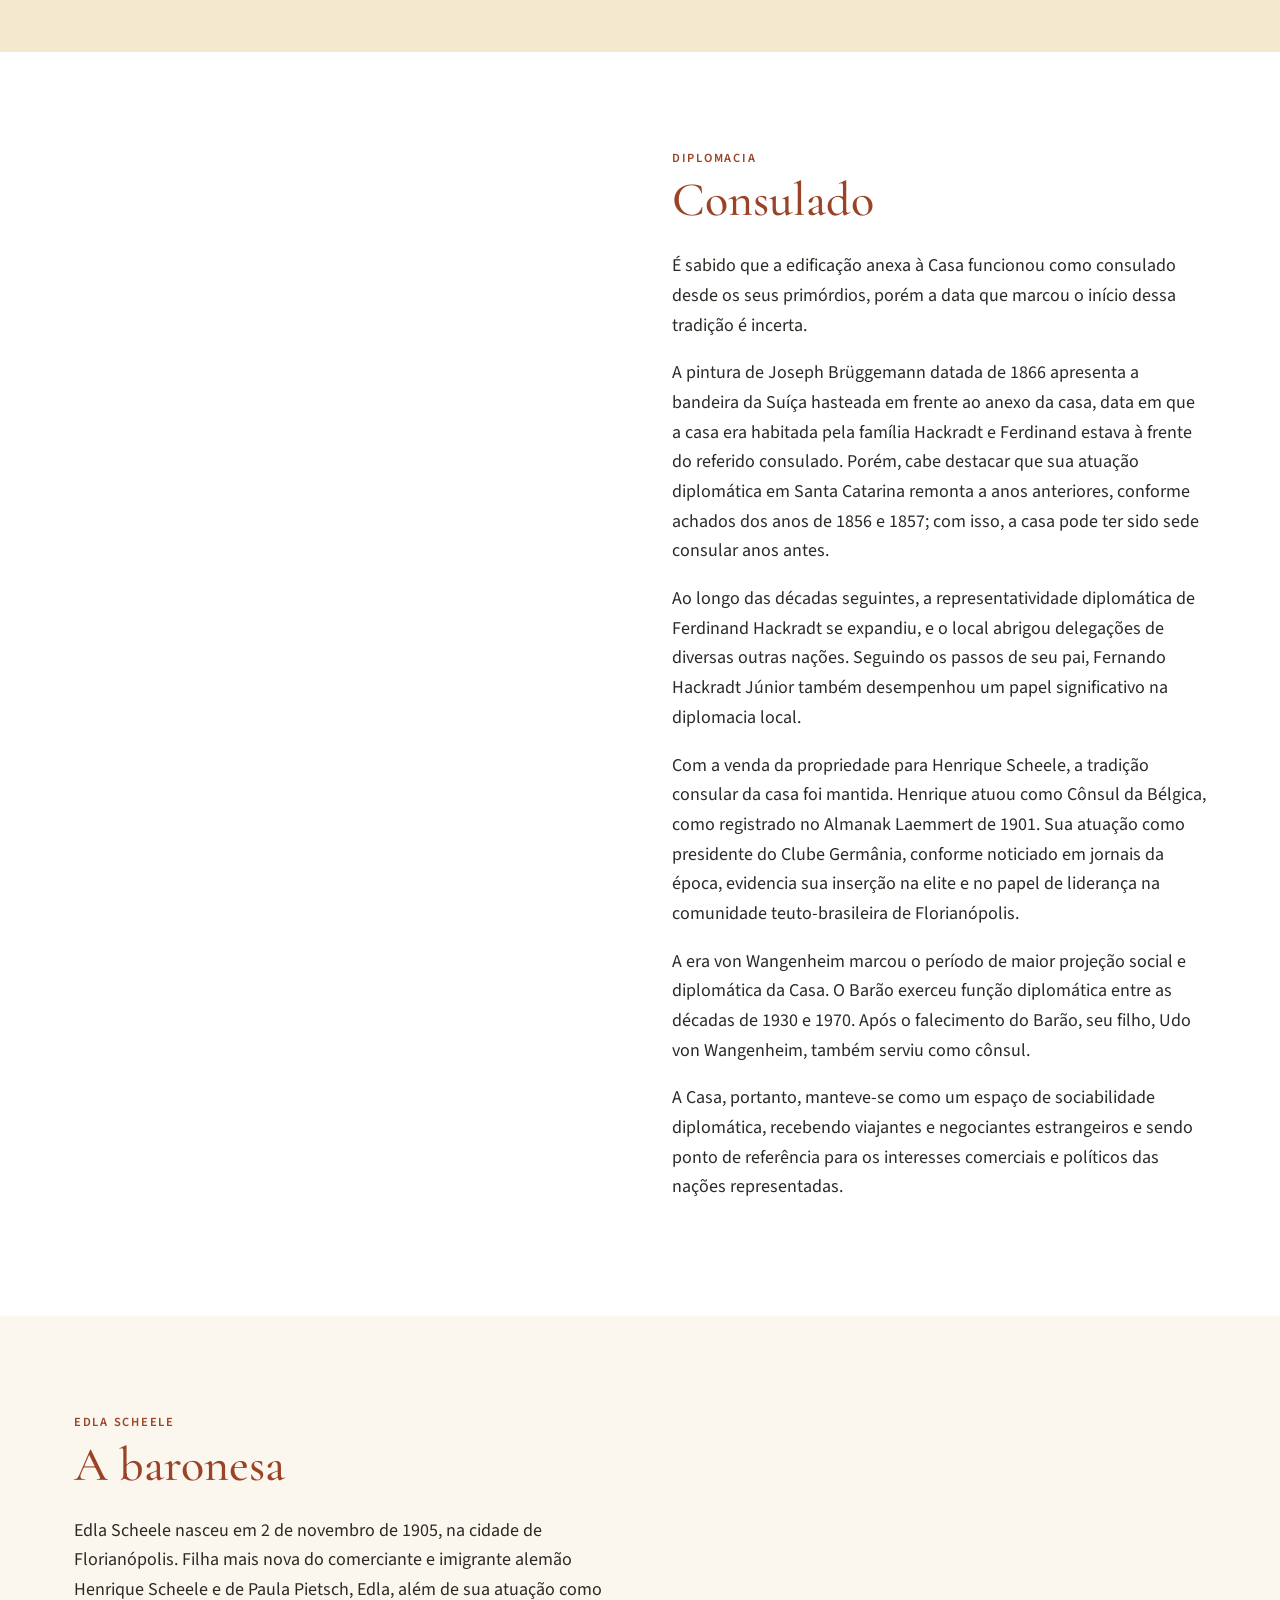
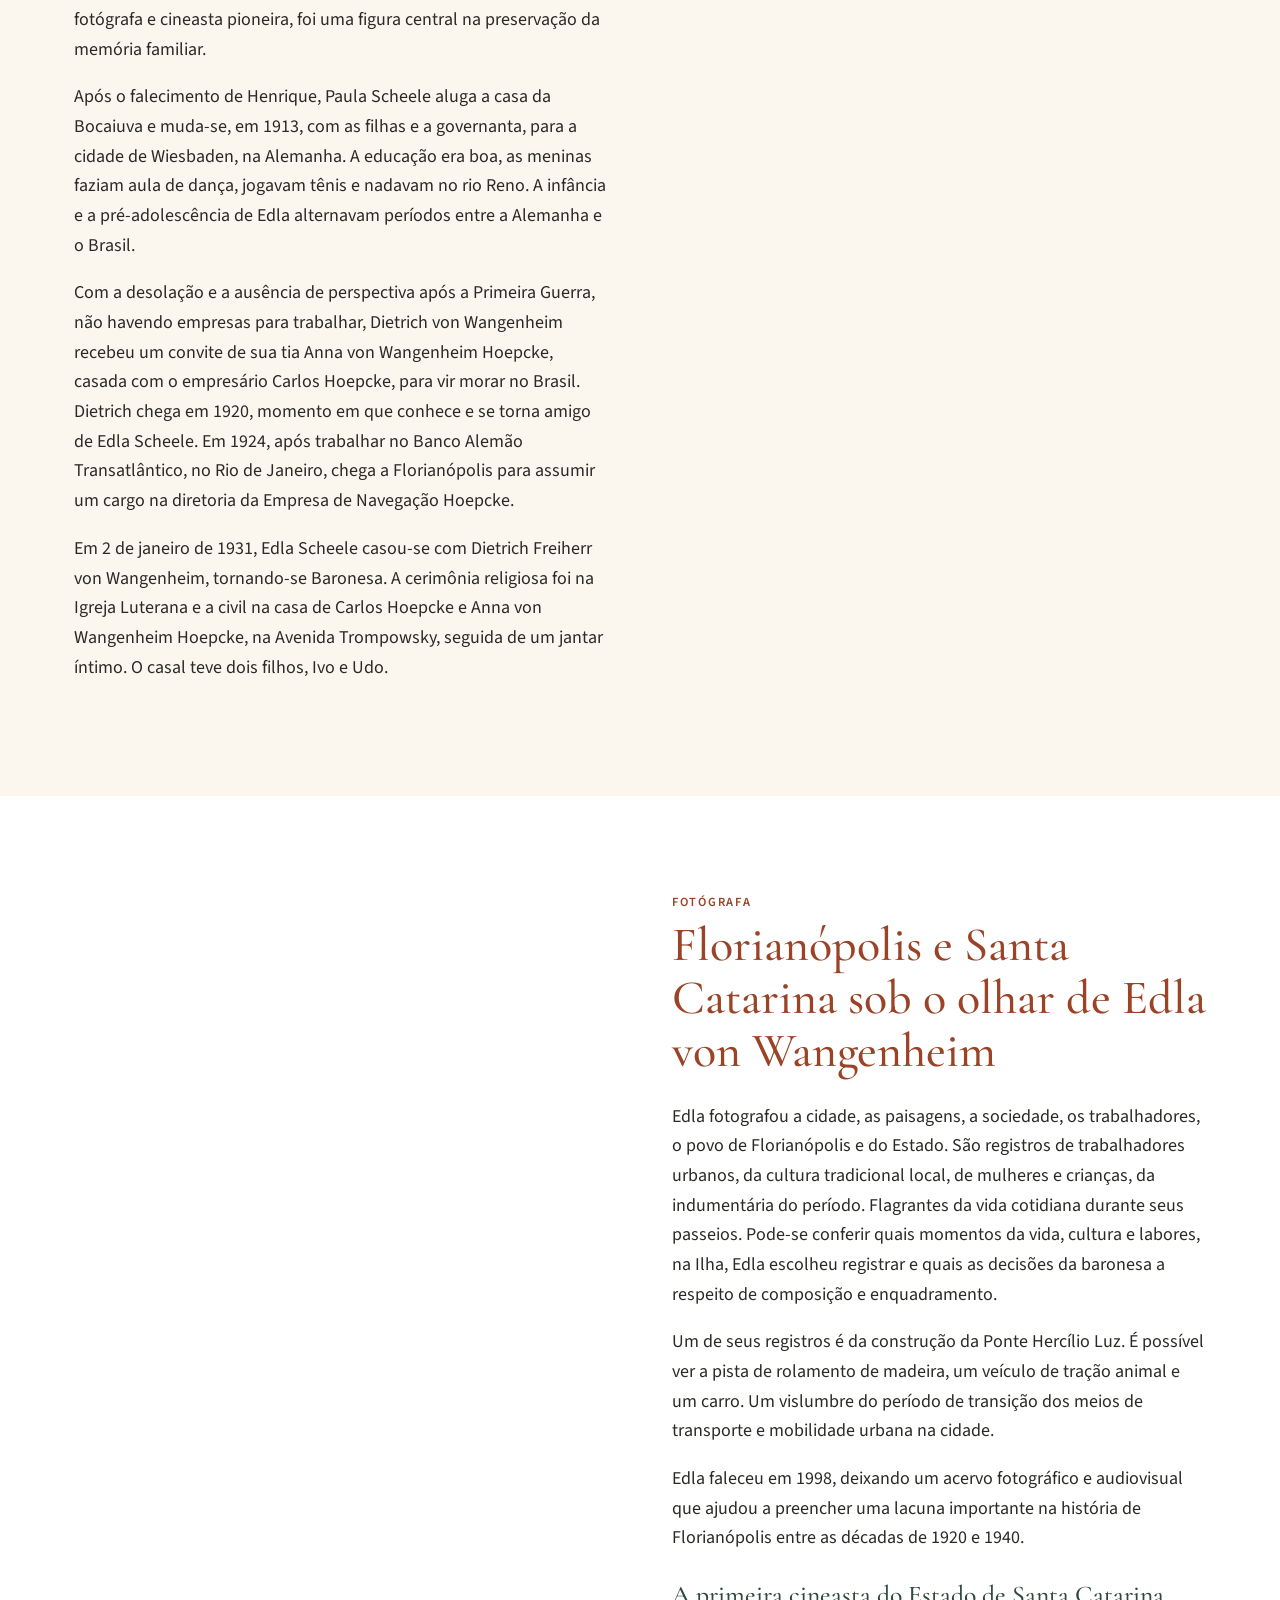
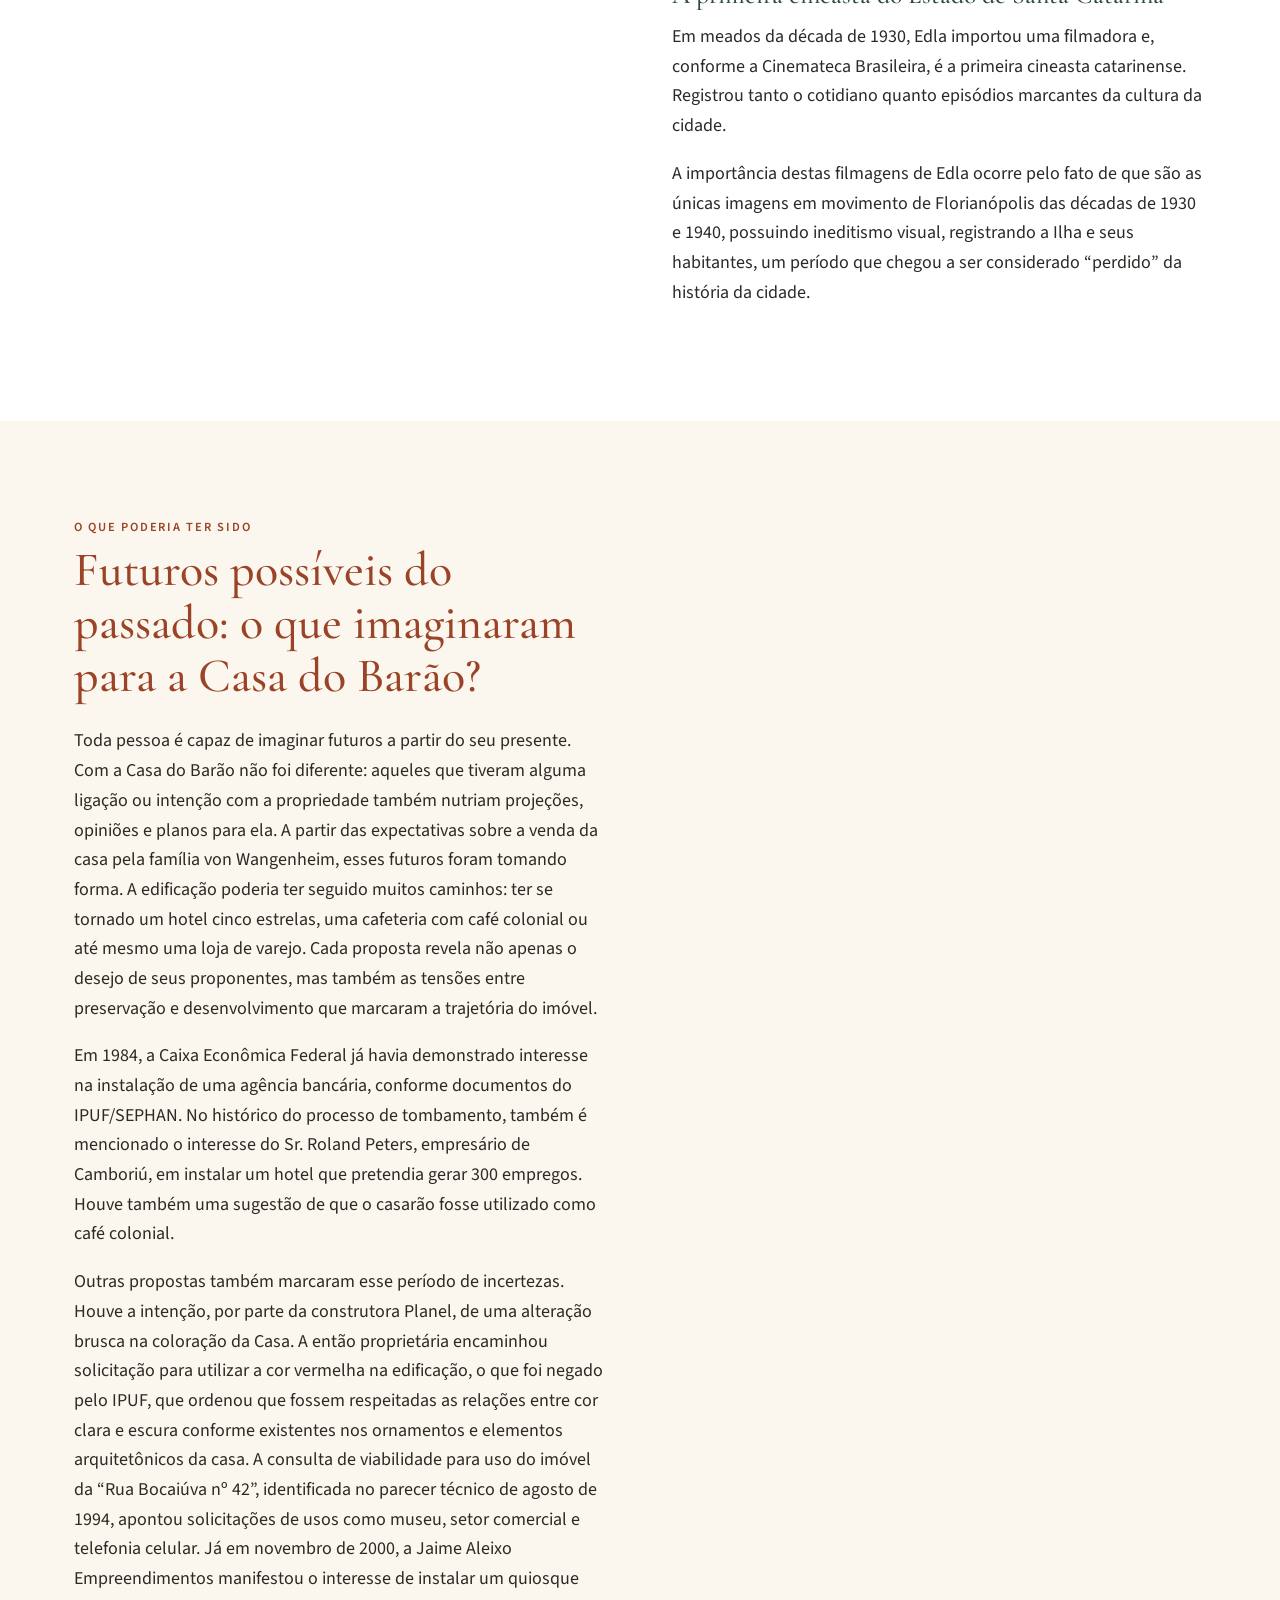
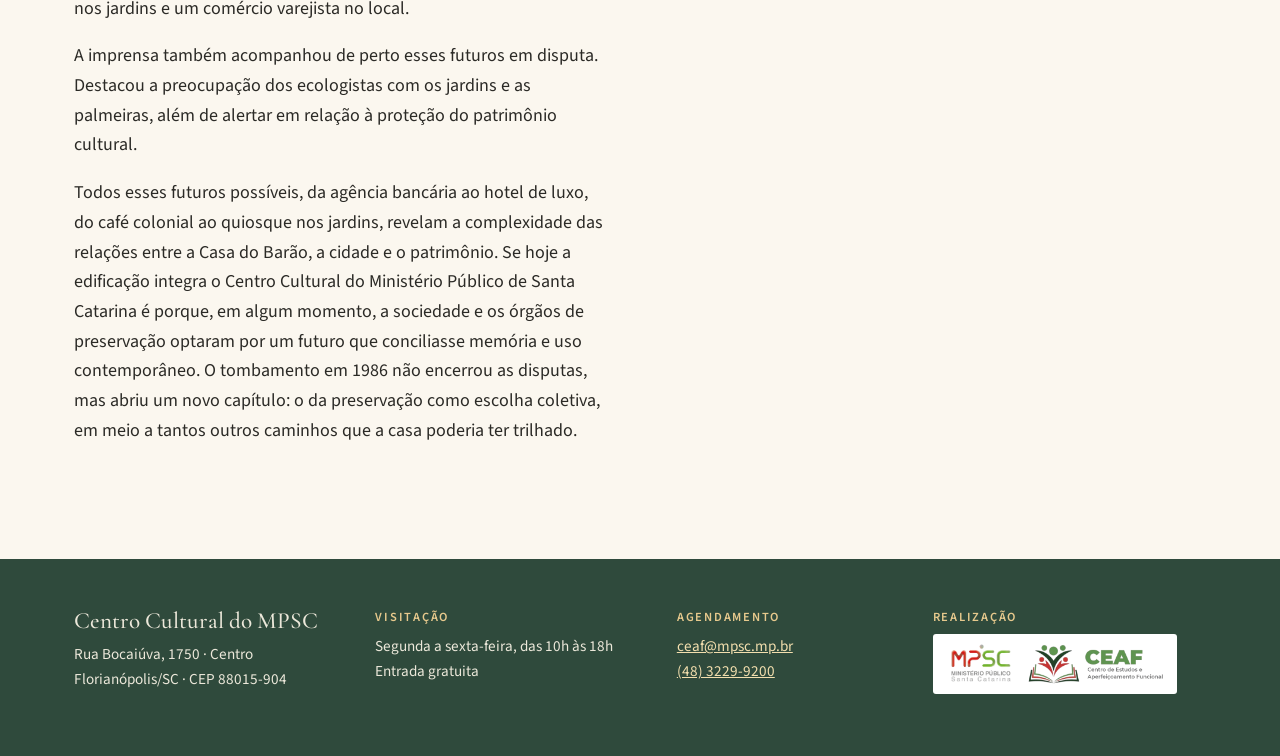
<file: edla.html>
<!doctype html>
<html lang="pt-BR"><head><meta charset="utf-8"><meta name="viewport" content="width=device-width,initial-scale=1">
<title>Sob o olhar de Edla · Centro Cultural do MPSC</title>
<meta name="description" content="Exposição Sob o olhar de Edla, na Casa do Barão: Praia de Fora, famílias, consulado, Edla von Wangenheim e futuros possíveis.">
<link rel="preconnect" href="https://fonts.googleapis.com"><link rel="preconnect" href="https://fonts.gstatic.com" crossorigin>
<link href="https://fonts.googleapis.com/css2?family=Cormorant+Garamond:ital,wght@0,500;0,600;1,500&family=Source+Sans+3:wght@400;500;600&display=swap" rel="stylesheet">
<link rel="stylesheet" href="estilo.css"></head><body>
<div id="topo"></div>
<main id="conteudo">
<section id="apresentacao" class="secao verde"><div class="faixa duas">
  <div><p class="rotulo">Casa do Barão · Térreo · Sala 2</p><h1>Sob o olhar de Edla</h1>
  <p>Nascida em Florianópolis em 1905, Edla Scheele cresceu entre a Ilha e a Alemanha e, em 1931, casou-se com o barão Dietrich von Wangenheim, que deu nome à casa. Fotógrafa e, segundo a Cinemateca Brasileira, primeira cineasta catarinense, registrou paisagens, trabalhadores e costumes. Seus filmes são as únicas imagens em movimento conhecidas da cidade nos anos 1930 e 1940.</p>
  <p>A partir desse olhar, a mostra apresenta a antiga Praia de Fora, as famílias que habitaram o casarão, a tradição consular, as palmeiras do jardim e os destinos imaginados para o imóvel.</p>
  <p class="rotulo" style="margin-top:26px">Percurso da exposição</p>
  <p>Praia de Fora · A casa e suas famílias · O consulado · Edla Scheele, a baronesa · Sob o olhar de Edla: fotógrafa e cineasta · Futuros possíveis: o que imaginaram para a Casa do Barão?</p></div>
  <div data-f="edla-retrato" class="livre" data-grande></div>
</div></section>

<nav class="capitulos" aria-label="Partes da exposição"><div class="faixa"><a href="#praia">Praia de Fora</a><a href="#casa">A Casa</a><a href="#familias">Famílias</a><a href="#consulado">Consulado</a><a href="#baronesa">A baronesa</a><a href="#fotografa">Fotógrafa e cineasta</a><a href="#futuros">Futuros possíveis</a></div></nav>

<section id="praia" class="secao"><div class="faixa duas">
  <div><p class="rotulo">O bairro</p><h2>Praia de Fora: o bairro idílico construído e povoado a muitas mãos</h2>
  <p>Entre laranjeiras, orquídeas, bananeiras e milharais, estendia-se a região conhecida como Praia de Fora. O nome nasce da localização afastada da antiga Praça da Igreja Matriz, o atual Largo da Catedral junto à Praça XV de Novembro: como as pessoas se locomoviam a pé, de charrete ou a cavalo, e o caminho ficava do lado oposto à Praia da Vila, o local era reconhecido como praia "de fora".</p>
  <p>No século XIX, o antigo bairro era procurado pelas famílias de maiores posses para fugir das epidemias que assolavam as áreas centrais. Distantes do aglomerado urbano, as chácaras da região se caracterizavam por grandes extensões de terra, organizadas para atividades domésticas em detrimento das atividades produtivas. As residências possuíam padrões arquitetônicos urbanos, com grandes áreas verdes, criação de animais, como cavalos, porcos, galinhas e vacas; cultivo de hortas, ervas medicinais, uma grande variedade de flores e frutas, tudo para abastecimento familiar com comercialização de possível excedente.</p>
  <p>A partir da década de 1960, a Praia de Fora foi progressivamente urbanizada e aterrada. Na de 1970, o segundo aterro implantou a Avenida Beira-Mar Norte, que alterou drasticamente a paisagem bucólica. Altos prédios começaram a ser erguidos. Lotes à beira-mar passaram a ter maior valor de mercado. O objetivo era facilitar a movimentação de carros entre o centro e outras regiões da cidade. Na década de 1990, ampliou-se a estrutura para pedestres, estacionamentos, semáforos e arborização.</p>
  <p>A região, antes ligada ao uso residencial, permanece com conotação elitizada, mas hoje com funções turísticas, comerciais e de lazer. E, apesar das modificações ao longo das décadas, eternizou, por meio de ações de salvaguarda, construções centenárias, como a Casa do Barão e a Casa Bocaiuva.</p></div>
  <div class="mosaico"><div data-f="mapa" class="larga livre" data-grande></div><div data-f="praia"></div><div data-f="praia-2"></div></div>
</div></section>

<section id="casa" class="secao branco"><div class="faixa duas">
  <div class="mosaico"><div data-f="casa-pb" class="larga livre" data-grande></div><div data-f="obra-fachada"></div><div data-f="jardim"></div></div>
  <div><p class="rotulo">A edificação</p><h2>A Casa</h2>
  <p>A história desta edificação confunde-se com a própria trajetória da antiga Praia de Fora. A data exata de sua construção permanece incerta, mas a propriedade já é referenciada em pinturas e gravuras da década de 1860, que a retratam como um imponente consulado em Nossa Senhora do Desterro, aparecendo também em mapa elaborado pelo Visconde de Taunay em 1876.</p>
  <p>Sobre o início da propriedade, Veiga (2019) sugere a família Livramento como a primeira dona do terreno; já documentos recentemente encontrados no Arquivo Municipal de Florianópolis atestam que a família Hackradt adquiriu as terras de Henrique Schutel entre 1857 e 1858. Essas narrativas revelam a complexidade em se estabelecer uma cronologia linear para a propriedade, que, ao longo de mais de um século, foi residência, consulado e centro de sociabilidade da elite catarinense.</p>
  <p>Do ponto de vista arquitetônico, a Casa do Barão destaca-se como um dos mais significativos exemplares do estilo eclético em Florianópolis, mesclando influências germânicas e francesas com soluções românticas, combinação proveniente das constantes reformas realizadas ao longo das décadas. O conjunto ostenta rica ornamentação, colunas elegantes e leves, lambrequins, elementos de art nouveau e detalhes metálicos rendilhados.</p></div>
</div></section>

<section id="familias" class="secao areia"><div class="faixa duas">
  <div><p class="rotulo">Quem viveu aqui</p><h2>Famílias</h2>
  <p>A história da Casa do Barão é, antes de tudo, a história das famílias que a habitaram. Ao longo de mais de um século, o local foi o lar de três núcleos familiares (os Hackradt, os Scheele e os von Wangenheim), cada um deles deixando marcas profundas na materialidade da construção, na memória e na identidade da antiga Praia de Fora, formando uma teia de sociabilidades, vínculos de parentesco e redes de poder que atravessaram gerações.</p>
  <h3>Hackradt</h3>
  <p>A família Hackradt foi a primeira a se estabelecer na propriedade. Ferdinand Ernst Friedrich Hackradt, alemão que chegou ao Brasil em 1848, foi sócio de Hermann Blumenau na colonização do Vale do Itajaí. Ele adquiriu as terras da Praia de Fora de Henrique Schutel entre 1857 e 1858. Na capital da província, destacou-se como comerciante e ocupou cargos diplomáticos. Seu filho, Fernando Hackradt Júnior, seguiu os passos do pai na diplomacia e na política, foi deputado provincial por três legislaturas. Vale registrar que Ferdinand Hackradt era tio de Carl Hoepcke, um dos maiores empresários de Santa Catarina, vínculo que conecta a história da casa à trajetória da família Hoepcke.</p>
  <h3>Scheele</h3>
  <p>A família permaneceu na casa até 1901, quando a propriedade foi vendida para Henrique Scheele. Imigrante alemão, atuou como comerciante e cônsul da Bélgica. Aqui morou, com sua esposa Paula Pietsch e as filhas Olga e Edla, até seu falecimento em 1911, momento em que sua esposa assumiu a liderança da família.</p>
  <h3>von Wangenheim</h3>
  <p>Em 1931, Edla Scheele casou-se com o Barão Dietrich Freiherr von Wangenheim. A partir desse momento, Dietrich passou a residir na casa, que começou a ser referenciada como "Casa do Barão" em razão de seu título e pela dificuldade de pronúncia de seu nome.</p>
  <p>O Barão, além das funções diplomáticas, foi uma pessoa ativa na sociedade de Florianópolis. Em 1938, solicitou naturalização e cidadania brasileira. Em 1971, foi homenageado com o título de Cidadão Honorário de Florianópolis.</p>
  <p>As três famílias, embora tenham ocupado a casa em momentos distintos, estão entrelaçadas por parentesco, negócios e afetos, compondo relações que ajudam a compreender a história de Florianópolis entre os séculos XIX e XX.</p></div>
  <div><figure class="crop" style="--iw:2000;--ih:1280;--x:15;--y:30;--w:945;--h:1225"><img src="marca/familias.webp" alt="Árvore genealógica das famílias Hackradt, Hoepcke, Scheele e von Wangenheim, com retratos e vínculos de parentesco"></figure><p class="nota">Vínculos de parentesco entre as famílias da Casa do Barão.</p>
  <div class="mosaico" style="margin-top:18px"><div data-f="casamento" class="retrato"></div><div data-f="familia-2" class="retrato"></div><div data-f="familia-3" class="larga"></div></div></div>
</div></section>

<section id="consulado" class="secao branco"><div class="faixa duas">
  <div class="mosaico"><div data-f="consulado" class="larga livre" data-grande></div><div data-f="consulado-2" class="larga livre"></div></div>
  <div><p class="rotulo">Diplomacia</p><h2>Consulado</h2>
  <p>É sabido que a edificação anexa à Casa funcionou como consulado desde os seus primórdios, porém a data que marcou o início dessa tradição é incerta.</p>
  <p>A pintura de Joseph Brüggemann datada de 1866 apresenta a bandeira da Suíça hasteada em frente ao anexo da casa, data em que a casa era habitada pela família Hackradt e Ferdinand estava à frente do referido consulado. Porém, cabe destacar que sua atuação diplomática em Santa Catarina remonta a anos anteriores, conforme achados dos anos de 1856 e 1857; com isso, a casa pode ter sido sede consular anos antes.</p>
  <p>Ao longo das décadas seguintes, a representatividade diplomática de Ferdinand Hackradt se expandiu, e o local abrigou delegações de diversas outras nações. Seguindo os passos de seu pai, Fernando Hackradt Júnior também desempenhou um papel significativo na diplomacia local.</p>
  <p>Com a venda da propriedade para Henrique Scheele, a tradição consular da casa foi mantida. Henrique atuou como Cônsul da Bélgica, como registrado no Almanak Laemmert de 1901. Sua atuação como presidente do Clube Germânia, conforme noticiado em jornais da época, evidencia sua inserção na elite e no papel de liderança na comunidade teuto-brasileira de Florianópolis.</p>
  <p>A era von Wangenheim marcou o período de maior projeção social e diplomática da Casa. O Barão exerceu função diplomática entre as décadas de 1930 e 1970. Após o falecimento do Barão, seu filho, Udo von Wangenheim, também serviu como cônsul.</p>
  <p>A Casa, portanto, manteve-se como um espaço de sociabilidade diplomática, recebendo viajantes e negociantes estrangeiros e sendo ponto de referência para os interesses comerciais e políticos das nações representadas.</p></div>
</div></section>

<section id="baronesa" class="secao"><div class="faixa duas">
  <div><p class="rotulo">Edla Scheele</p><h2>A baronesa</h2>
  <p>Edla Scheele nasceu em 2 de novembro de 1905, na cidade de Florianópolis. Filha mais nova do comerciante e imigrante alemão Henrique Scheele e de Paula Pietsch, Edla, além de sua atuação como fotógrafa e cineasta pioneira, foi uma figura central na preservação da memória familiar.</p>
  <p>Após o falecimento de Henrique, Paula Scheele aluga a casa da Bocaiuva e muda-se, em 1913, com as filhas e a governanta, para a cidade de Wiesbaden, na Alemanha. A educação era boa, as meninas faziam aula de dança, jogavam tênis e nadavam no rio Reno. A infância e a pré-adolescência de Edla alternavam períodos entre a Alemanha e o Brasil.</p>
  <p>Com a desolação e a ausência de perspectiva após a Primeira Guerra, não havendo empresas para trabalhar, Dietrich von Wangenheim recebeu um convite de sua tia Anna von Wangenheim Hoepcke, casada com o empresário Carlos Hoepcke, para vir morar no Brasil. Dietrich chega em 1920, momento em que conhece e se torna amigo de Edla Scheele. Em 1924, após trabalhar no Banco Alemão Transatlântico, no Rio de Janeiro, chega a Florianópolis para assumir um cargo na diretoria da Empresa de Navegação Hoepcke.</p>
  <p>Em 2 de janeiro de 1931, Edla Scheele casou-se com Dietrich Freiherr von Wangenheim, tornando-se Baronesa. A cerimônia religiosa foi na Igreja Luterana e a civil na casa de Carlos Hoepcke e Anna von Wangenheim Hoepcke, na Avenida Trompowsky, seguida de um jantar íntimo. O casal teve dois filhos, Ivo e Udo.</p></div>
  <div class="mosaico"><div data-f="edla-crianca" class="retrato"></div><div data-f="edla-jovem" class="retrato"></div><div data-f="casamento" class="retrato"></div><div data-f="edla-madura" class="retrato"></div></div>
</div></section>

<section id="fotografa" class="secao branco"><div class="faixa duas">
  <div class="mosaico"><div data-f="olhar-ponte" class="larga" data-grande></div><div data-f="olhar"></div><div data-f="olhar-3"></div></div>
  <div><p class="rotulo">Fotógrafa</p><h2>Florianópolis e Santa Catarina sob o olhar de Edla von Wangenheim</h2>
  <p>Edla fotografou a cidade, as paisagens, a sociedade, os trabalhadores, o povo de Florianópolis e do Estado. São registros de trabalhadores urbanos, da cultura tradicional local, de mulheres e crianças, da indumentária do período. Flagrantes da vida cotidiana durante seus passeios. Pode-se conferir quais momentos da vida, cultura e labores, na Ilha, Edla escolheu registrar e quais as decisões da baronesa a respeito de composição e enquadramento.</p>
  <p>Um de seus registros é da construção da Ponte Hercílio Luz. É possível ver a pista de rolamento de madeira, um veículo de tração animal e um carro. Um vislumbre do período de transição dos meios de transporte e mobilidade urbana na cidade.</p>
  <p>Edla faleceu em 1998, deixando um acervo fotográfico e audiovisual que ajudou a preencher uma lacuna importante na história de Florianópolis entre as décadas de 1920 e 1940.</p>
  <h3 style="margin-top:28px">A primeira cineasta do Estado de Santa Catarina</h3>
  <p>Em meados da década de 1930, Edla importou uma filmadora e, conforme a Cinemateca Brasileira, é a primeira cineasta catarinense. Registrou tanto o cotidiano quanto episódios marcantes da cultura da cidade.</p>
  <p>A importância destas filmagens de Edla ocorre pelo fato de que são as únicas imagens em movimento de Florianópolis das décadas de 1930 e 1940, possuindo ineditismo visual, registrando a Ilha e seus habitantes, um período que chegou a ser considerado “perdido” da história da cidade.</p></div>
</div></section>

<section id="futuros" class="secao"><div class="faixa duas">
  <div><p class="rotulo">O que poderia ter sido</p><h2>Futuros possíveis do passado: o que imaginaram para a Casa do Barão?</h2>
  <p>Toda pessoa é capaz de imaginar futuros a partir do seu presente. Com a Casa do Barão não foi diferente: aqueles que tiveram alguma ligação ou intenção com a propriedade também nutriam projeções, opiniões e planos para ela. A partir das expectativas sobre a venda da casa pela família von Wangenheim, esses futuros foram tomando forma. A edificação poderia ter seguido muitos caminhos: ter se tornado um hotel cinco estrelas, uma cafeteria com café colonial ou até mesmo uma loja de varejo. Cada proposta revela não apenas o desejo de seus proponentes, mas também as tensões entre preservação e desenvolvimento que marcaram a trajetória do imóvel.</p>
  <p>Em 1984, a Caixa Econômica Federal já havia demonstrado interesse na instalação de uma agência bancária, conforme documentos do IPUF/SEPHAN. No histórico do processo de tombamento, também é mencionado o interesse do Sr. Roland Peters, empresário de Camboriú, em instalar um hotel que pretendia gerar 300 empregos. Houve também uma sugestão de que o casarão fosse utilizado como café colonial.</p>
  <p>Outras propostas também marcaram esse período de incertezas. Houve a intenção, por parte da construtora Planel, de uma alteração brusca na coloração da Casa. A então proprietária encaminhou solicitação para utilizar a cor vermelha na edificação, o que foi negado pelo IPUF, que ordenou que fossem respeitadas as relações entre cor clara e escura conforme existentes nos ornamentos e elementos arquitetônicos da casa. A consulta de viabilidade para uso do imóvel da “Rua Bocaiúva nº 42”, identificada no parecer técnico de agosto de 1994, apontou solicitações de usos como museu, setor comercial e telefonia celular. Já em novembro de 2000, a Jaime Aleixo Empreendimentos manifestou o interesse de instalar um quiosque nos jardins e um comércio varejista no local.</p>
  <p>A imprensa também acompanhou de perto esses futuros em disputa. Destacou a preocupação dos ecologistas com os jardins e as palmeiras, além de alertar em relação à proteção do patrimônio cultural.</p>
  <p>Todos esses futuros possíveis, da agência bancária ao hotel de luxo, do café colonial ao quiosque nos jardins, revelam a complexidade das relações entre a Casa do Barão, a cidade e o patrimônio. Se hoje a edificação integra o Centro Cultural do Ministério Público de Santa Catarina é porque, em algum momento, a sociedade e os órgãos de preservação optaram por um futuro que conciliasse memória e uso contemporâneo. O tombamento em 1986 não encerrou as disputas, mas abriu um novo capítulo: o da preservação como escolha coletiva, em meio a tantos outros caminhos que a casa poderia ter trilhado.</p></div>
  <div class="mosaico"><div data-f="futuros" class="larga livre"></div><div data-f="futuros-2" class="larga livre"></div></div>
</div></section>
</main>
<div id="rodape"></div>
<script src="fotos.js"></script><script src="site.js"></script>
</body></html>
</file>
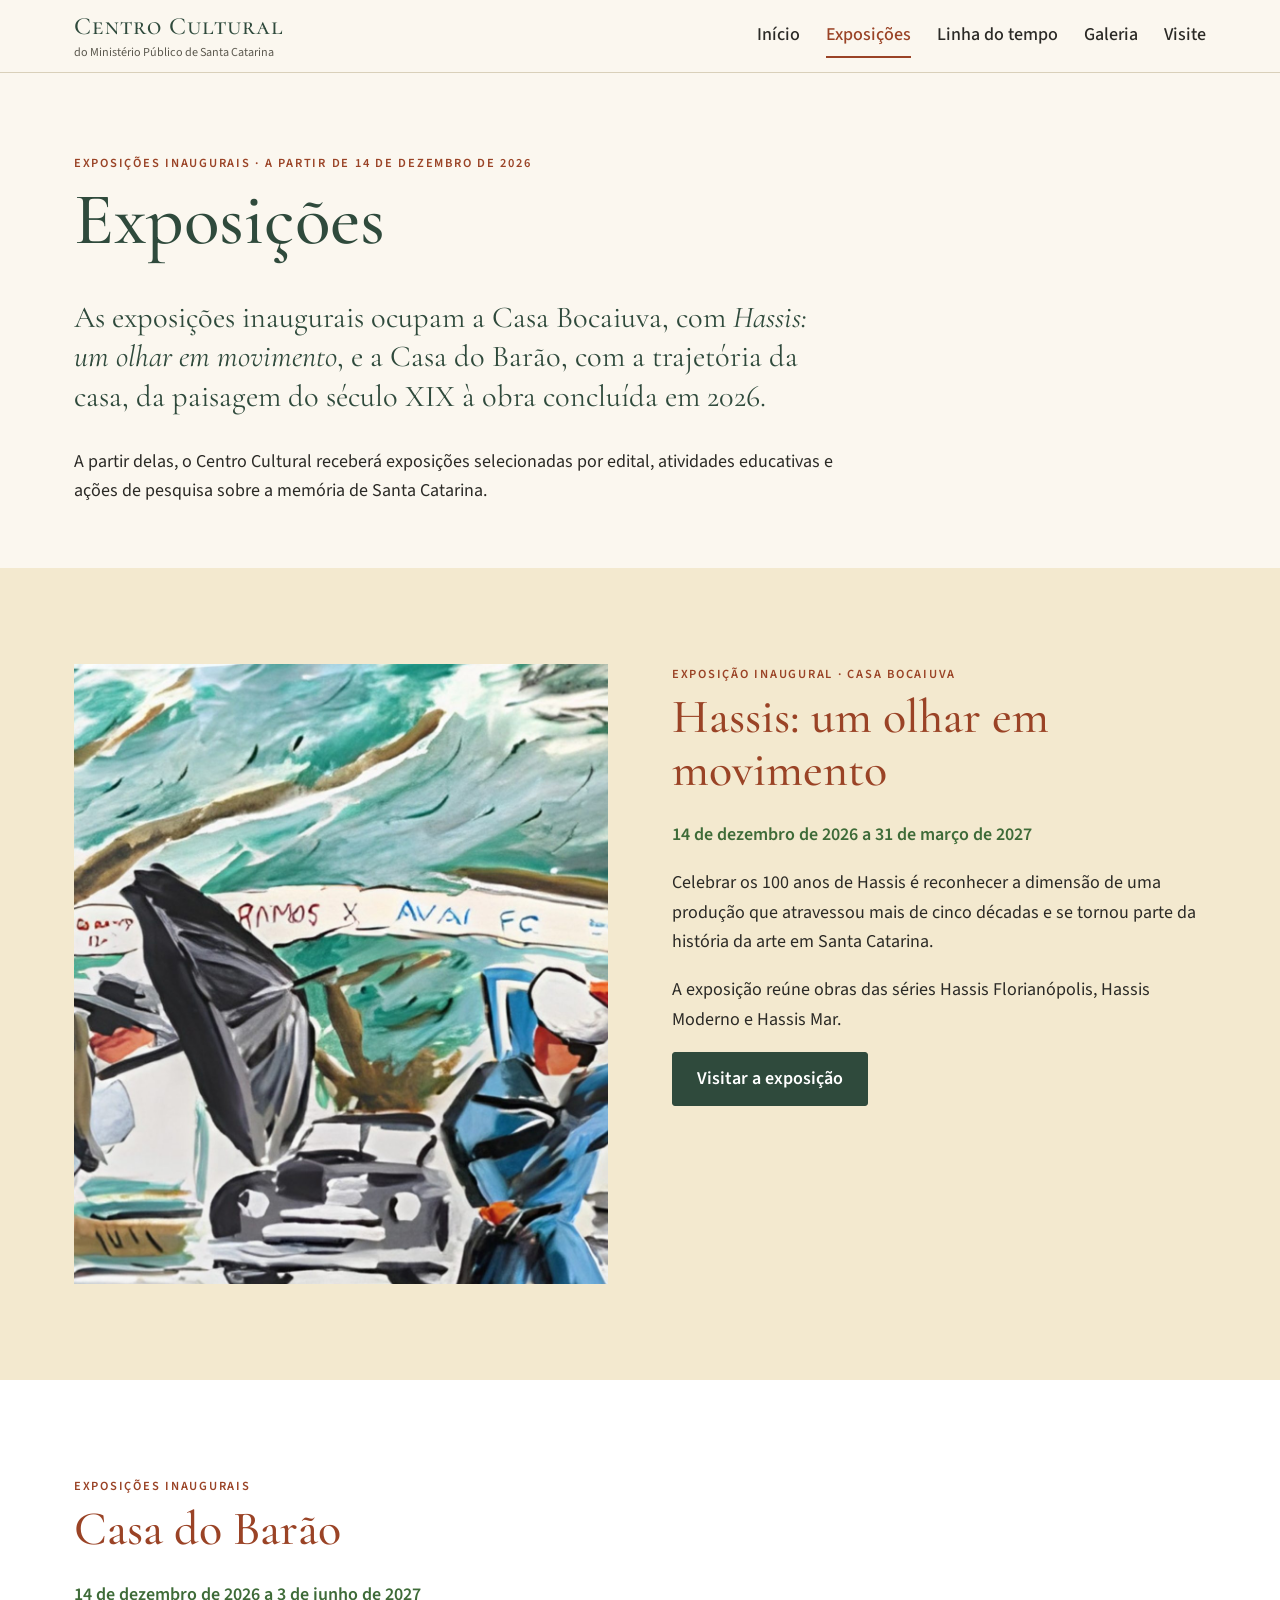
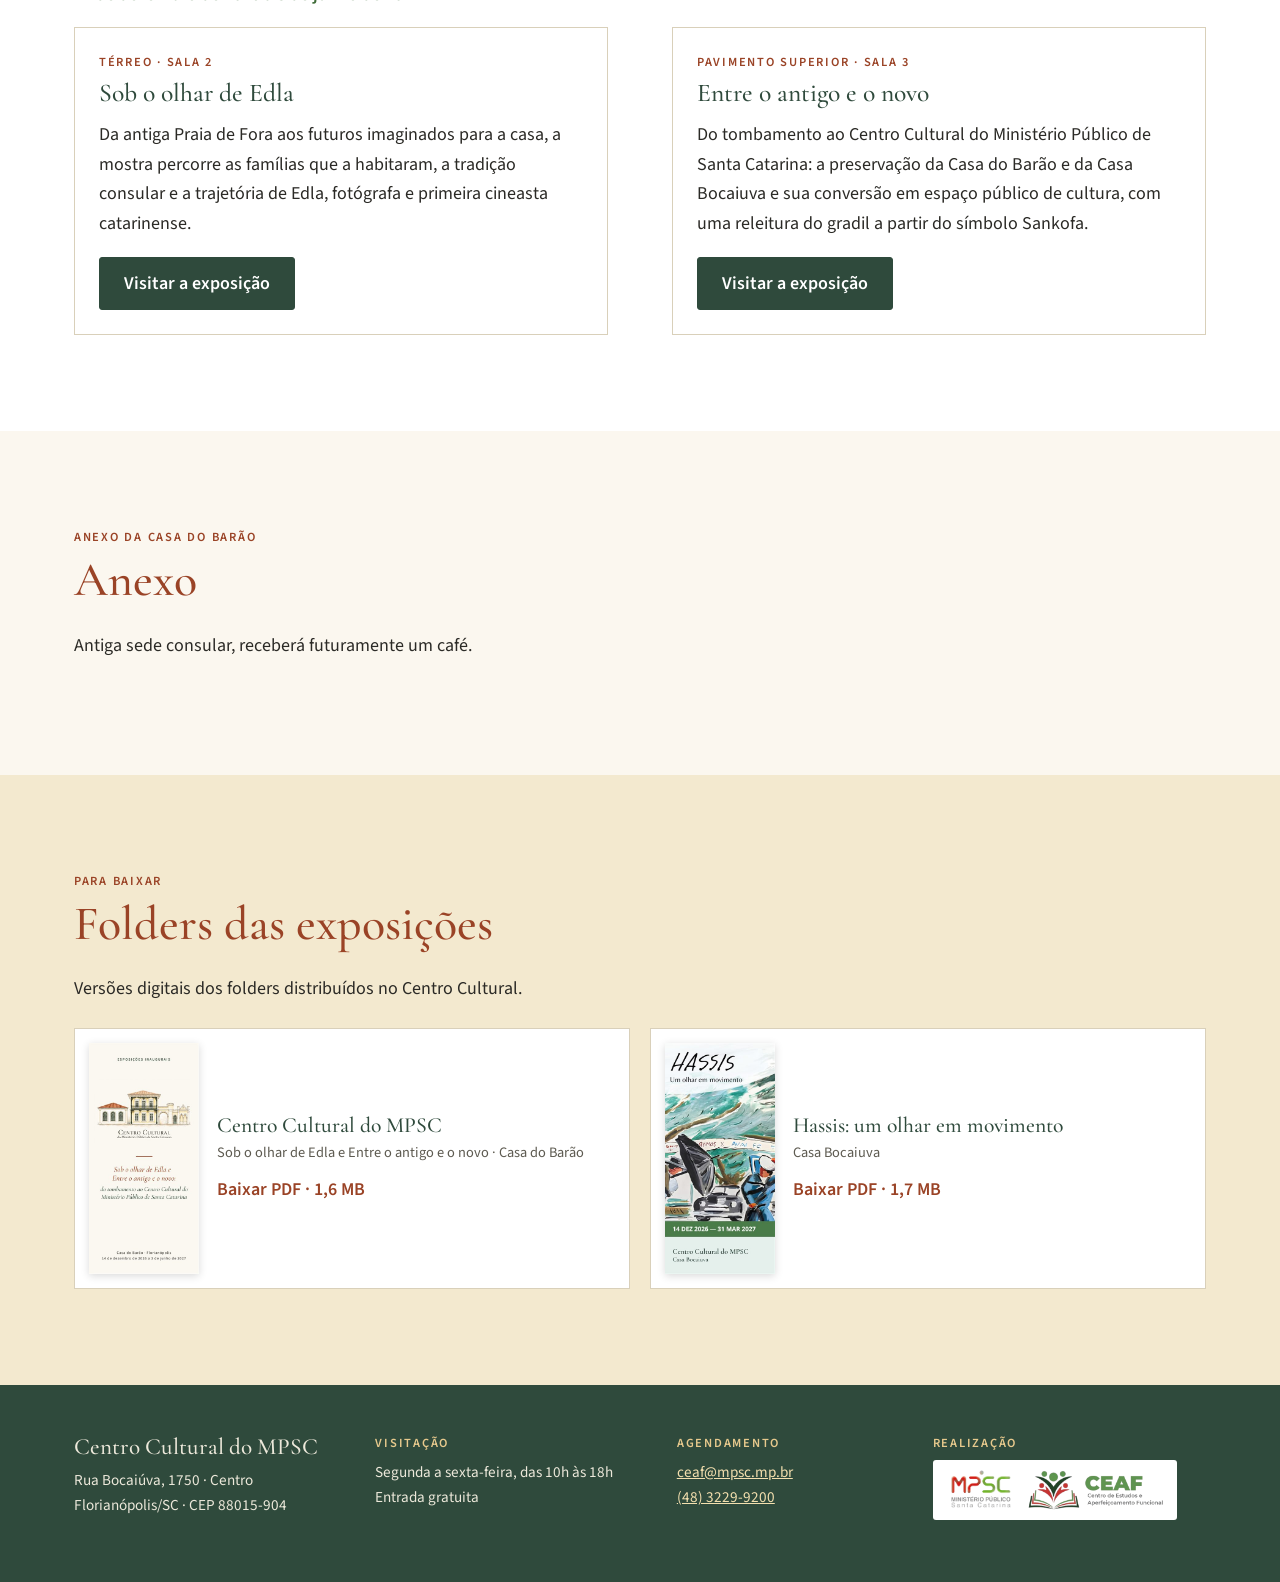
<file: exposicoes.html>
<!doctype html>
<html lang="pt-BR"><head><meta charset="utf-8"><meta name="viewport" content="width=device-width,initial-scale=1">
<title>Exposições · Centro Cultural do MPSC</title>
<meta name="description" content="Exposições do Centro Cultural do MPSC na Casa Bocaiuva e na Casa do Barão: Sob o olhar de Edla e Entre o antigo e o novo.">
<link rel="preconnect" href="https://fonts.googleapis.com"><link rel="preconnect" href="https://fonts.gstatic.com" crossorigin>
<link href="https://fonts.googleapis.com/css2?family=Cormorant+Garamond:ital,wght@0,500;0,600;1,500&family=Source+Sans+3:wght@400;500;600&display=swap" rel="stylesheet">
<link rel="stylesheet" href="estilo.css"></head><body>
<div id="topo"></div>
<main id="conteudo">
<div class="cabeca"><div class="faixa"><p class="rotulo">Exposições inaugurais · A partir de 14 de dezembro de 2026</p><h1>Exposições</h1><p class="lead">As exposições inaugurais ocupam a Casa Bocaiuva, com <em>Hassis: um olhar em movimento</em>, e a Casa do Barão, com a trajetória da casa, da paisagem do século XIX à obra concluída em 2026.</p><p>A partir delas, o Centro Cultural receberá exposições selecionadas por edital, atividades educativas e ações de pesquisa sobre a memória de Santa Catarina.</p></div></div>

<section id="casa-bocaiuva" class="secao areia"><div class="faixa duas">
  <figure class="obra-capa"><img src="marca/hassis/capa.jpg" alt="Detalhe de pintura de Hassis: guarda-chuvas, um carro e um muro com a inscrição Ramos x Avaí FC diante do mar verde" width="1128" height="1319" loading="lazy"></figure>
  <div><p class="rotulo">Exposição inaugural · Casa Bocaiuva</p><h2>Hassis: um olhar em movimento</h2><p class="periodo">14 de dezembro de 2026 a 31 de março de 2027</p>
  <p>Celebrar os 100 anos de Hassis é reconhecer a dimensão de uma produção que atravessou mais de cinco décadas e se tornou parte da história da arte em Santa Catarina.</p>
  <p>A exposição reúne obras das séries Hassis Florianópolis, Hassis Moderno e Hassis Mar.</p>
  <p><a class="botao" href="hassis.html">Visitar a exposição</a></p></div>
</div></section>

<section id="casa-barao" class="secao branco"><div class="faixa"><p class="rotulo">Exposições inaugurais</p><h2>Casa do Barão</h2><p class="periodo">14 de dezembro de 2026 a 3 de junho de 2027</p>
  <div class="duas" style="align-items:stretch">
    <article class="cartao"><div data-f="edla-retrato"></div><div class="corpo"><p class="rotulo">Térreo · Sala 2</p><h3>Sob o olhar de Edla</h3>
    <p>Da antiga Praia de Fora aos futuros imaginados para a casa, a mostra percorre as famílias que a habitaram, a tradição consular e a trajetória de Edla, fotógrafa e primeira cineasta catarinense.</p>
    <p><a class="botao" href="edla.html">Visitar a exposição</a></p></div></article>
    <article class="cartao"><div data-f="obra-vista"></div><div class="corpo"><p class="rotulo">Pavimento superior · Sala 3</p><h3>Entre o antigo e o novo</h3>
    <p>Do tombamento ao Centro Cultural do Ministério Público de Santa Catarina: a preservação da Casa do Barão e da Casa Bocaiuva e sua conversão em espaço público de cultura, com uma releitura do gradil a partir do símbolo Sankofa.</p>
    <p><a class="botao" href="antigo-novo.html">Visitar a exposição</a></p></div></article>
  </div>
</div></section>

<section id="anexo" class="secao"><div class="faixa duas">
  <div data-f="consulado" class="livre"></div>
  <div><p class="rotulo">Anexo da Casa do Barão</p><h2>Anexo</h2><p>Antiga sede consular, receberá futuramente um café.</p></div>
</div></section>
<section id="folders" class="secao areia"><div class="faixa"><p class="rotulo">Para baixar</p><h2>Folders das exposições</h2>
  <p>Versões digitais dos folders distribuídos no Centro Cultural.</p>
  <div class="folders">
    <a class="folder" href="folders/folder-centro-cultural-mpsc.pdf" download><img src="folders/capa-folder-ccmp.jpg" alt="" width="360" height="757" loading="lazy"><span><strong>Centro Cultural do MPSC</strong><small>Sob o olhar de Edla e Entre o antigo e o novo · Casa do Barão</small><em>Baixar PDF · 1,6 MB</em></span></a>
    <a class="folder" href="folders/folder-hassis-um-olhar-em-movimento.pdf" download><img src="folders/capa-folder-hassis.jpg" alt="" width="360" height="757" loading="lazy"><span><strong>Hassis: um olhar em movimento</strong><small>Casa Bocaiuva</small><em>Baixar PDF · 1,7 MB</em></span></a>
  </div>
</div></section>
</main>
<div id="rodape"></div>
<script src="fotos.js"></script><script src="site.js"></script>
</body></html>
</file>
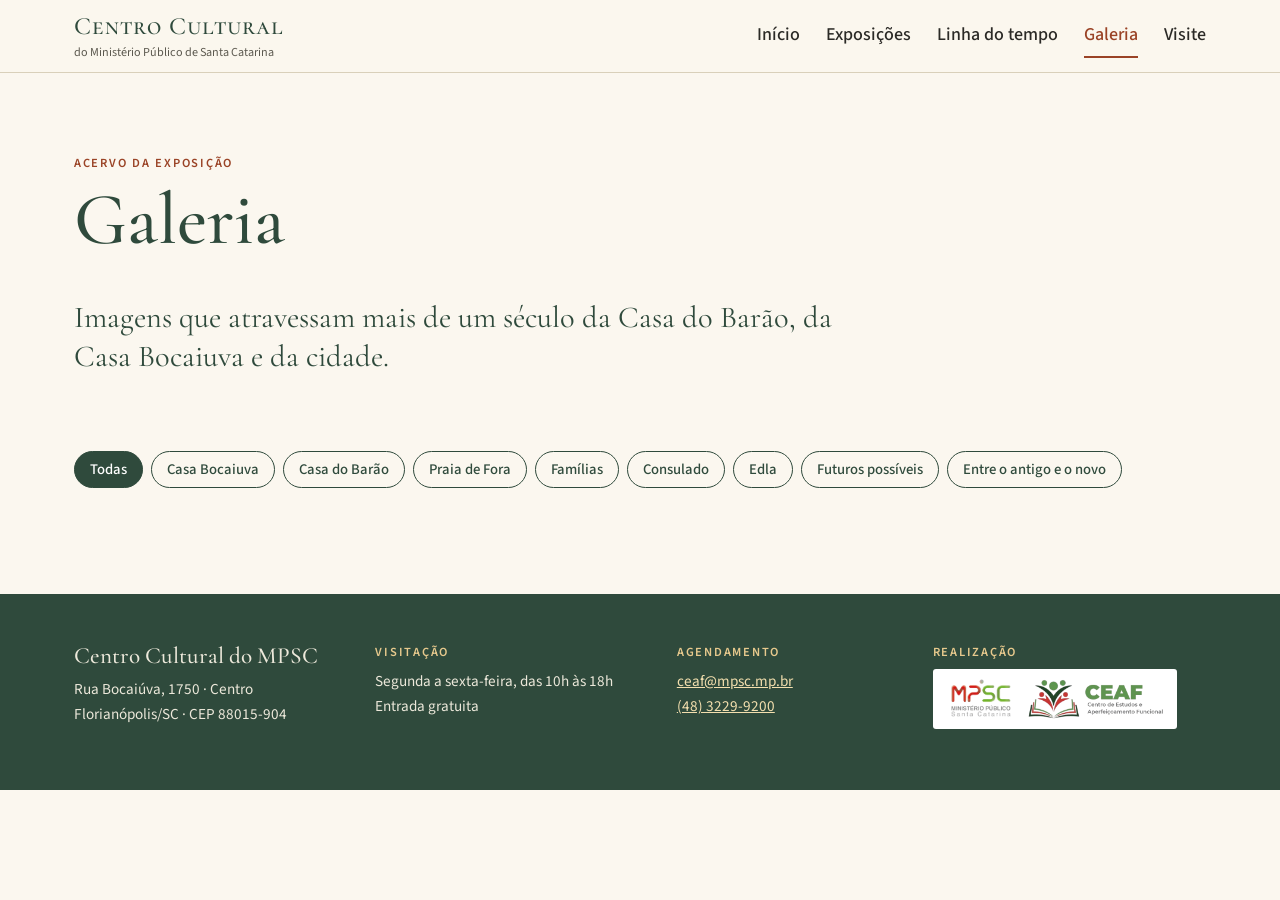
<file: galeria.html>
<!doctype html>
<html lang="pt-BR"><head><meta charset="utf-8"><meta name="viewport" content="width=device-width,initial-scale=1">
<title>Galeria · Centro Cultural do MPSC</title>
<meta name="description" content="Galeria de imagens da exposição do Centro Cultural do MPSC.">
<link rel="preconnect" href="https://fonts.googleapis.com"><link rel="preconnect" href="https://fonts.gstatic.com" crossorigin>
<link href="https://fonts.googleapis.com/css2?family=Cormorant+Garamond:ital,wght@0,500;0,600;1,500&family=Source+Sans+3:wght@400;500;600&display=swap" rel="stylesheet">
<link rel="stylesheet" href="estilo.css"></head><body>
<div id="topo"></div>
<main id="conteudo">
<div class="cabeca"><div class="faixa"><p class="rotulo">Acervo da exposição</p><h1>Galeria</h1><p class="lead">Imagens que atravessam mais de um século da Casa do Barão, da Casa Bocaiuva e da cidade.</p></div></div>
<section class="faixa" style="padding-bottom:80px" aria-label="Fotos">
  <div id="filtros" role="group" aria-label="Filtrar por tema"></div>
  <div id="galeria"></div>
</section>
</main>
<div id="rodape"></div>
<script src="fotos.js"></script><script src="site.js"></script>
</body></html>
</file>
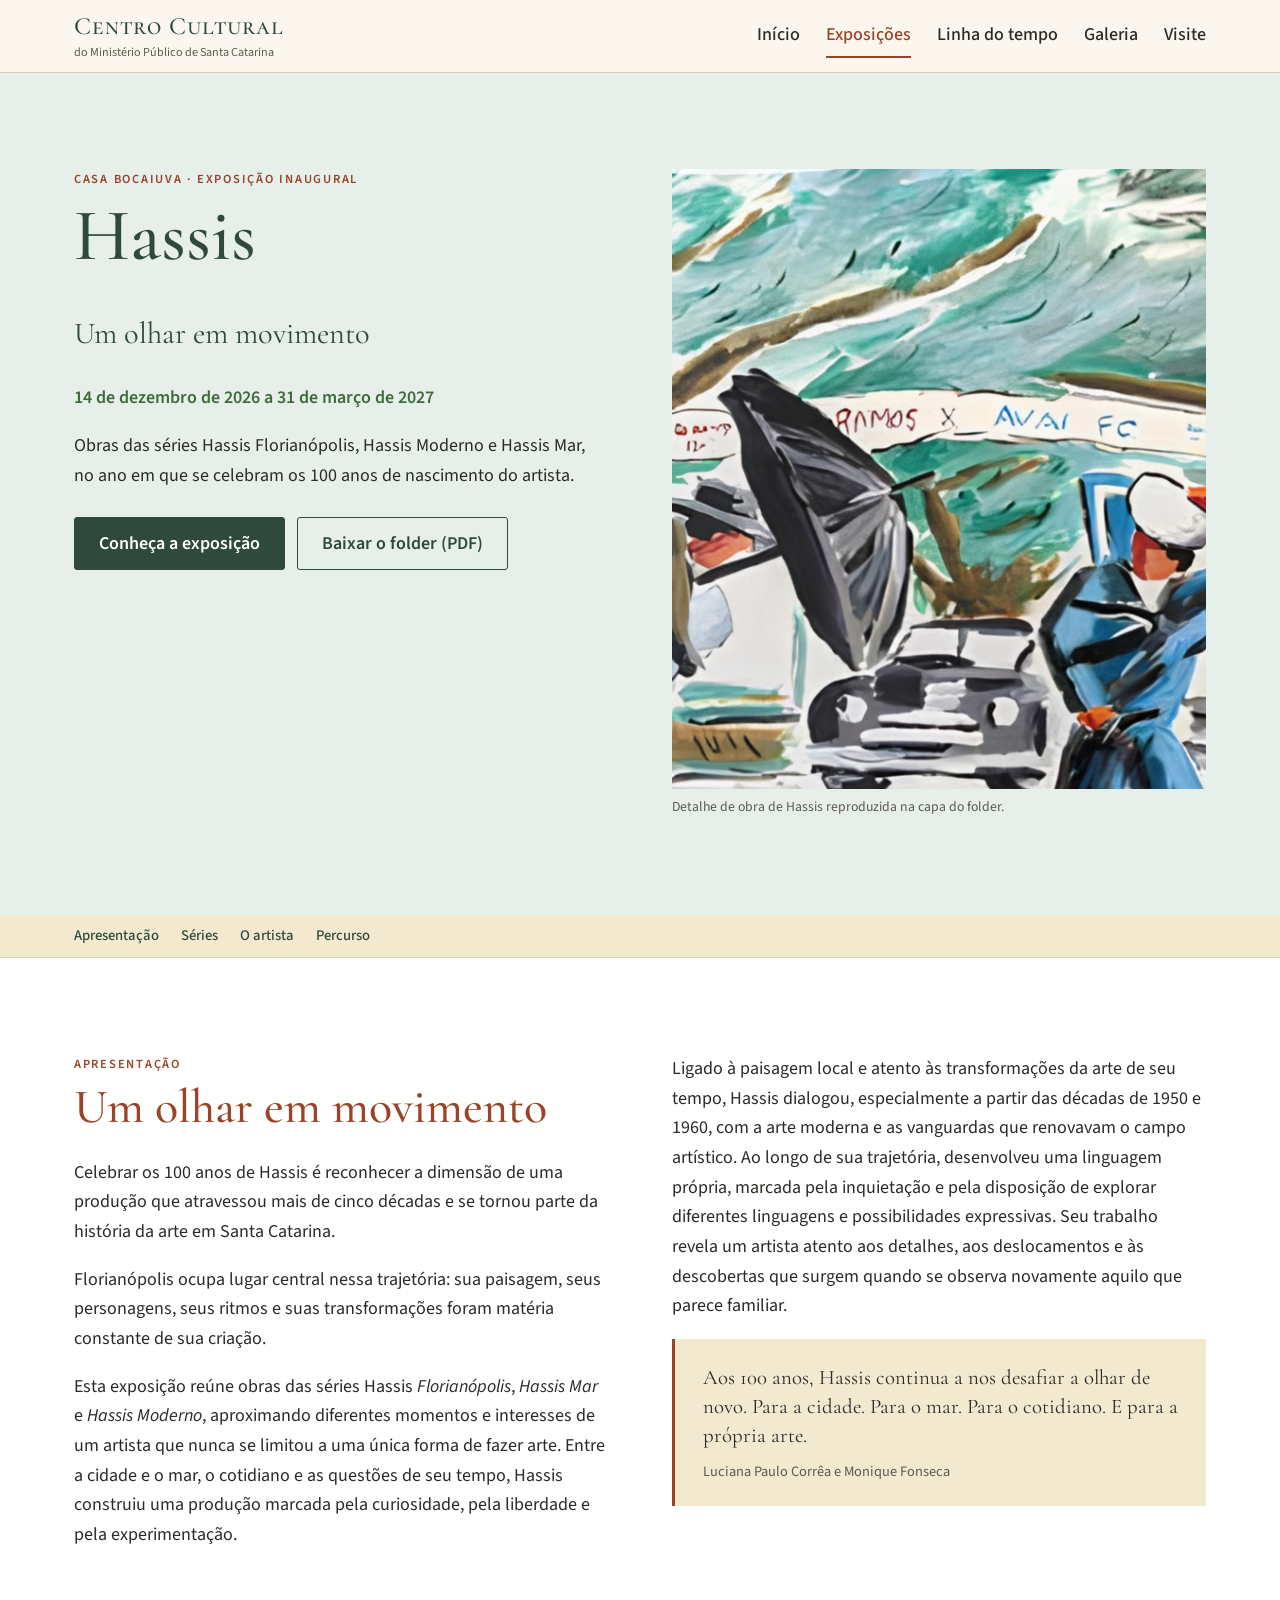
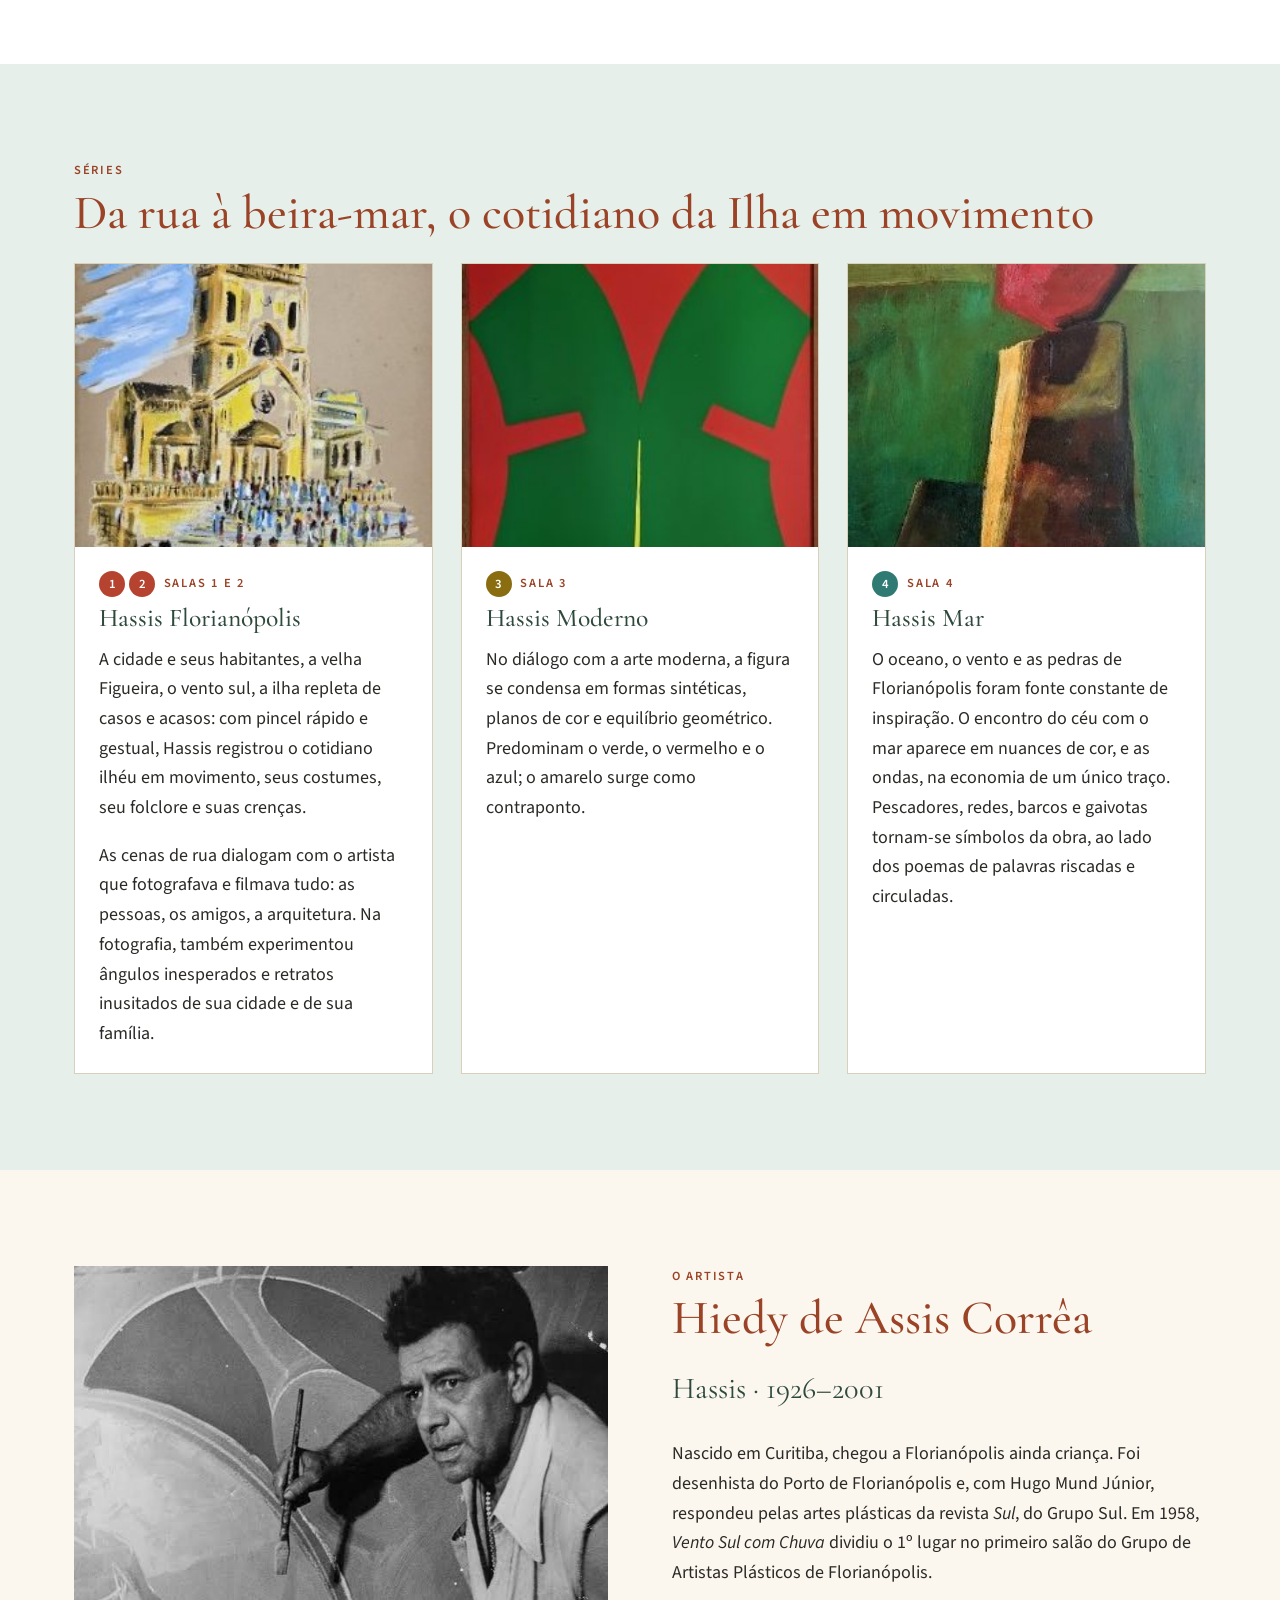
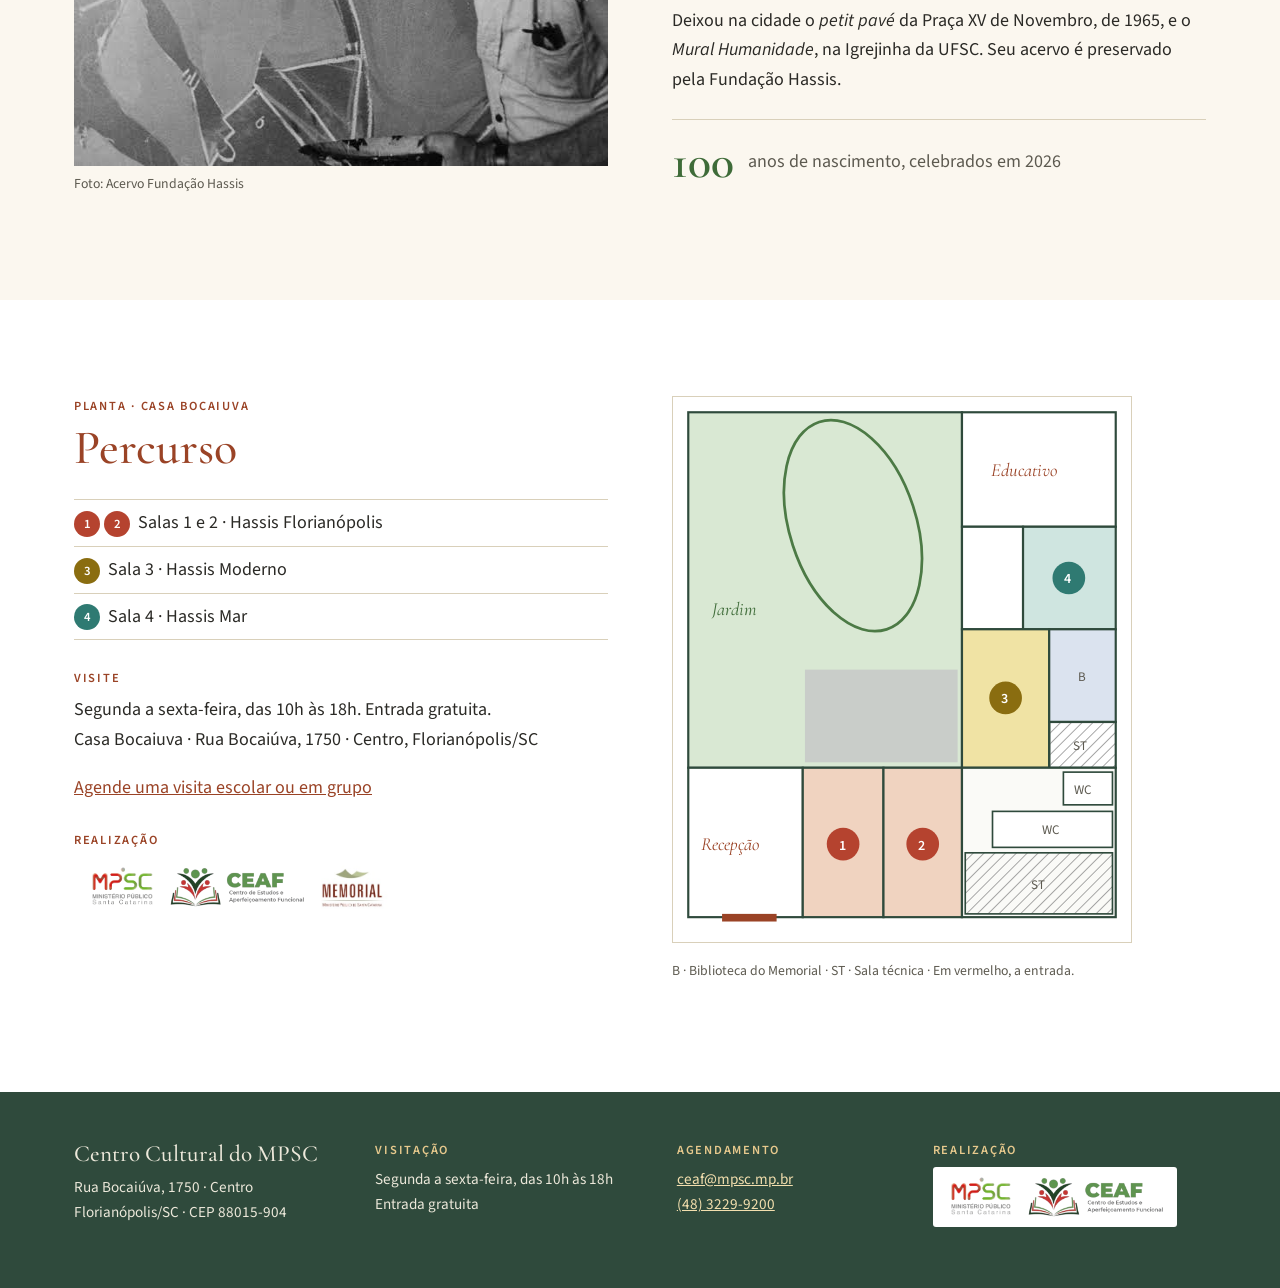
<file: hassis.html>
<!doctype html>
<html lang="pt-BR"><head><meta charset="utf-8"><meta name="viewport" content="width=device-width,initial-scale=1">
<title>Hassis: um olhar em movimento · Centro Cultural do MPSC</title>
<meta name="description" content="Exposição Hassis: um olhar em movimento, na Casa Bocaiuva, de 14 de dezembro de 2026 a 31 de março de 2027. Séries Hassis Florianópolis, Hassis Moderno e Hassis Mar.">
<link rel="preconnect" href="https://fonts.googleapis.com"><link rel="preconnect" href="https://fonts.gstatic.com" crossorigin>
<link href="https://fonts.googleapis.com/css2?family=Cormorant+Garamond:ital,wght@0,500;0,600;1,500&family=Source+Sans+3:wght@400;500;600&display=swap" rel="stylesheet">
<link rel="stylesheet" href="estilo.css"></head><body>
<div id="topo"></div>
<main id="conteudo">
<section id="apresentacao" class="secao hassis-capa"><div class="faixa duas">
  <div><p class="rotulo">Casa Bocaiuva · Exposição inaugural</p><h1>Hassis</h1><p class="lead">Um olhar em movimento</p>
  <p class="periodo">14 de dezembro de 2026 a 31 de março de 2027</p>
  <p>Obras das séries Hassis Florianópolis, Hassis Moderno e Hassis Mar, no ano em que se celebram os 100 anos de nascimento do artista.</p>
  <div class="botoes" style="justify-content:flex-start"><a class="botao" href="#apresentacao-texto">Conheça a exposição</a><a class="botao claro" href="folders/folder-hassis-um-olhar-em-movimento.pdf" download>Baixar o folder (PDF)</a></div></div>
  <figure class="obra-capa"><img src="marca/hassis/capa.jpg" alt="Detalhe de pintura de Hassis: guarda-chuvas, um carro e um muro com a inscrição Ramos x Avaí FC diante do mar verde" width="1128" height="1319"><figcaption>Detalhe de obra de Hassis reproduzida na capa do folder.</figcaption></figure>
</div></section>
<nav class="capitulos" aria-label="Partes da exposição"><div class="faixa"><a href="#apresentacao-texto">Apresentação</a><a href="#series">Séries</a><a href="#artista">O artista</a><a href="#percurso">Percurso</a></div></nav>

<section id="apresentacao-texto" class="secao branco"><div class="faixa duas">
  <div><p class="rotulo">Apresentação</p><h2>Um olhar em movimento</h2>
  <p>Celebrar os 100 anos de Hassis é reconhecer a dimensão de uma produção que atravessou mais de cinco décadas e se tornou parte da história da arte em Santa Catarina.</p>
  <p>Florianópolis ocupa lugar central nessa trajetória: sua paisagem, seus personagens, seus ritmos e suas transformações foram matéria constante de sua criação.</p>
  <p>Esta exposição reúne obras das séries Hassis <em>Florianópolis</em>, <em>Hassis Mar</em> e <em>Hassis Moderno</em>, aproximando diferentes momentos e interesses de um artista que nunca se limitou a uma única forma de fazer arte. Entre a cidade e o mar, o cotidiano e as questões de seu tempo, Hassis construiu uma produção marcada pela curiosidade, pela liberdade e pela experimentação.</p></div>
  <div><p>Ligado à paisagem local e atento às transformações da arte de seu tempo, Hassis dialogou, especialmente a partir das décadas de 1950 e 1960, com a arte moderna e as vanguardas que renovavam o campo artístico. Ao longo de sua trajetória, desenvolveu uma linguagem própria, marcada pela inquietação e pela disposição de explorar diferentes linguagens e possibilidades expressivas. Seu trabalho revela um artista atento aos detalhes, aos deslocamentos e às descobertas que surgem quando se observa novamente aquilo que parece familiar.</p>
  <blockquote class="citacao">Aos 100 anos, Hassis continua a nos desafiar a olhar de novo. Para a cidade. Para o mar. Para o cotidiano. E para a própria arte.<footer>Luciana Paulo Corrêa e Monique Fonseca</footer></blockquote></div>
</div></section>

<section id="series" class="secao hassis-verde"><div class="faixa"><p class="rotulo">Séries</p><h2>Da rua à beira-mar, o cotidiano da Ilha em movimento</h2>
  <div class="tres series">
    <article class="cartao"><img class="obra" src="marca/hassis/florianopolis.jpg" alt="Obra da série Hassis Florianópolis: igreja e multidão em cores vivas" width="260" height="283" loading="lazy"><div class="corpo"><p class="rotulo"><span class="num n1">1</span><span class="num n1">2</span> Salas 1 e 2</p><h3>Hassis Florianópolis</h3>
    <p>A cidade e seus habitantes, a velha Figueira, o vento sul, a ilha repleta de casos e acasos: com pincel rápido e gestual, Hassis registrou o cotidiano ilhéu em movimento, seus costumes, seu folclore e suas crenças.</p>
    <p>As cenas de rua dialogam com o artista que fotografava e filmava tudo: as pessoas, os amigos, a arquitetura. Na fotografia, também experimentou ângulos inesperados e retratos inusitados de sua cidade e de sua família.</p></div></article>
    <article class="cartao"><img class="obra" src="marca/hassis/moderno.jpg" alt="Obra da série Hassis Moderno: formas verdes sobre fundo vermelho, com linha amarela" width="260" height="283" loading="lazy"><div class="corpo"><p class="rotulo"><span class="num n3">3</span> Sala 3</p><h3>Hassis Moderno</h3>
    <p>No diálogo com a arte moderna, a figura se condensa em formas sintéticas, planos de cor e equilíbrio geométrico. Predominam o verde, o vermelho e o azul; o amarelo surge como contraponto.</p></div></article>
    <article class="cartao"><img class="obra" src="marca/hassis/mar.jpg" alt="Obra da série Hassis Mar: forma vermelha sobre volume escuro, em fundo verde" width="265" height="283" loading="lazy"><div class="corpo"><p class="rotulo"><span class="num n4">4</span> Sala 4</p><h3>Hassis Mar</h3>
    <p>O oceano, o vento e as pedras de Florianópolis foram fonte constante de inspiração. O encontro do céu com o mar aparece em nuances de cor, e as ondas, na economia de um único traço. Pescadores, redes, barcos e gaivotas tornam-se símbolos da obra, ao lado dos poemas de palavras riscadas e circuladas.</p></div></article>
  </div>
</div></section>

<section id="artista" class="secao"><div class="faixa duas">
  <figure class="foto-artista"><img src="marca/hassis/hassis.jpg" alt="Hassis, pincel na mão, diante de uma pintura de grandes formas curvas" width="614" height="500"><figcaption>Foto: Acervo Fundação Hassis</figcaption></figure>
  <div><p class="rotulo">O artista</p><h2>Hiedy de Assis Corrêa</h2><p class="lead">Hassis · 1926–2001</p>
  <p>Nascido em Curitiba, chegou a Florianópolis ainda criança. Foi desenhista do Porto de Florianópolis e, com Hugo Mund Júnior, respondeu pelas artes plásticas da revista <em>Sul</em>, do Grupo Sul. Em 1958, <em>Vento Sul com Chuva</em> dividiu o 1º lugar no primeiro salão do Grupo de Artistas Plásticos de Florianópolis.</p>
  <p>Deixou na cidade o <em>petit pavé</em> da Praça XV de Novembro, de 1965, e o <em>Mural Humanidade</em>, na Igrejinha da UFSC. Seu acervo é preservado pela Fundação Hassis.</p>
  <p class="cem"><strong>100</strong> anos de nascimento, celebrados em 2026</p></div>
</div></section>

<section id="percurso" class="secao branco"><div class="faixa duas">
  <div><p class="rotulo">Planta · Casa Bocaiuva</p><h2>Percurso</h2>
  <ul class="percurso"><li><span class="num n1">1</span><span class="num n1">2</span> Salas 1 e 2 · Hassis Florianópolis</li><li><span class="num n3">3</span> Sala 3 · Hassis Moderno</li><li><span class="num n4">4</span> Sala 4 · Hassis Mar</li></ul>
  <p class="rotulo" style="margin-top:28px">Visite</p>
  <p>Segunda a sexta-feira, das 10h às 18h. Entrada gratuita.<br>Casa Bocaiuva · Rua Bocaiúva, 1750 · Centro, Florianópolis/SC</p>
  <p><a href="visite.html#agendar">Agende uma visita escolar ou em grupo</a></p>
  <p class="rotulo" style="margin-top:28px">Realização</p>
  <div class="logos"><img src="marca/mpsc.png" alt="Ministério Público de Santa Catarina"><img src="marca/ceaf.png" alt="Centro de Estudos e Aperfeiçoamento Funcional"><img src="marca/memorial.png" alt="Memorial do Ministério Público de Santa Catarina"></div></div>
  <figure class="plantas um" style="margin:0"><svg viewBox="0 0 420 500" role="img" aria-label="Planta da Casa Bocaiuva: entrada pela Recepção; Salas 1 e 2 com Hassis Florianópolis; Sala 3 com Hassis Moderno; Sala 4 com Hassis Mar; também Educativo, Biblioteca do Memorial e jardim.">
      <defs><pattern id="hachura" width="7" height="7" patternUnits="userSpaceOnUse" patternTransform="rotate(45)"><line x1="0" y1="0" x2="0" y2="7" stroke="#8c8c8c" stroke-width="1.4"/></pattern></defs>
      <g stroke="#2f4a3c" stroke-width="2"><rect x="14" y="14" width="251" height="326" fill="#d9e8d3"/><rect x="121" y="250" width="140" height="85" fill="#c9cdc9" stroke="none"/><rect x="265" y="14" width="141" height="105" fill="#fff"/><rect x="265" y="119" width="56" height="94" fill="#fff"/><rect x="321" y="119" width="85" height="94" fill="#cfe5e0"/><rect x="265" y="213" width="80" height="127" fill="#f0e3a4"/><rect x="345" y="213" width="61" height="85" fill="#dbe3ef"/><rect x="345" y="298" width="61" height="42" fill="url(#hachura)"/><rect x="14" y="340" width="105" height="137" fill="#fff"/><rect x="119" y="340" width="74" height="137" fill="#f0d3c0"/><rect x="193" y="340" width="72" height="137" fill="#f0d3c0"/><rect x="265" y="340" width="141" height="137" fill="#fafaf7"/><rect x="358" y="344" width="45" height="30" fill="#fff" stroke-width="1.5"/><rect x="293" y="380" width="110" height="33" fill="#fff" stroke-width="1.5"/><rect x="268" y="418" width="135" height="56" fill="url(#hachura)" stroke-width="1.5"/></g>
      <ellipse cx="165" cy="118" rx="58" ry="100" transform="rotate(-18 165 118)" fill="none" stroke="#4c7a45" stroke-width="2.5"/><rect x="45" y="474" width="50" height="7" fill="#9a4326"/>
      <text x="36" y="200" style="fill:#3e6b38">Jardim</text><text x="292" y="72">Educativo</text><text x="26" y="415">Recepção</text><text class="p" x="368" y="364">WC</text><text class="p" x="338" y="401">WC</text><text class="p" x="367" y="324">ST</text><text class="p" x="328" y="451">ST</text><text class="p" x="371" y="260">B</text>
      <circle cx="156" cy="410" r="15" fill="#b5432f"/><text class="n" x="152" y="415">1</text><circle cx="229" cy="410" r="15" fill="#b5432f"/><text class="n" x="225" y="415">2</text><circle cx="305" cy="276" r="15" fill="#8a6d10"/><text class="n" x="301" y="281">3</text><circle cx="363" cy="166" r="15" fill="#2f7a72"/><text class="n" x="359" y="171">4</text>
    </svg>
    <p class="nota">B · Biblioteca do Memorial · ST · Sala técnica · Em vermelho, a entrada.</p></figure>
</div></section>
</main>
<div id="rodape"></div>
<script src="fotos.js"></script><script src="site.js"></script>
</body></html>
</file>
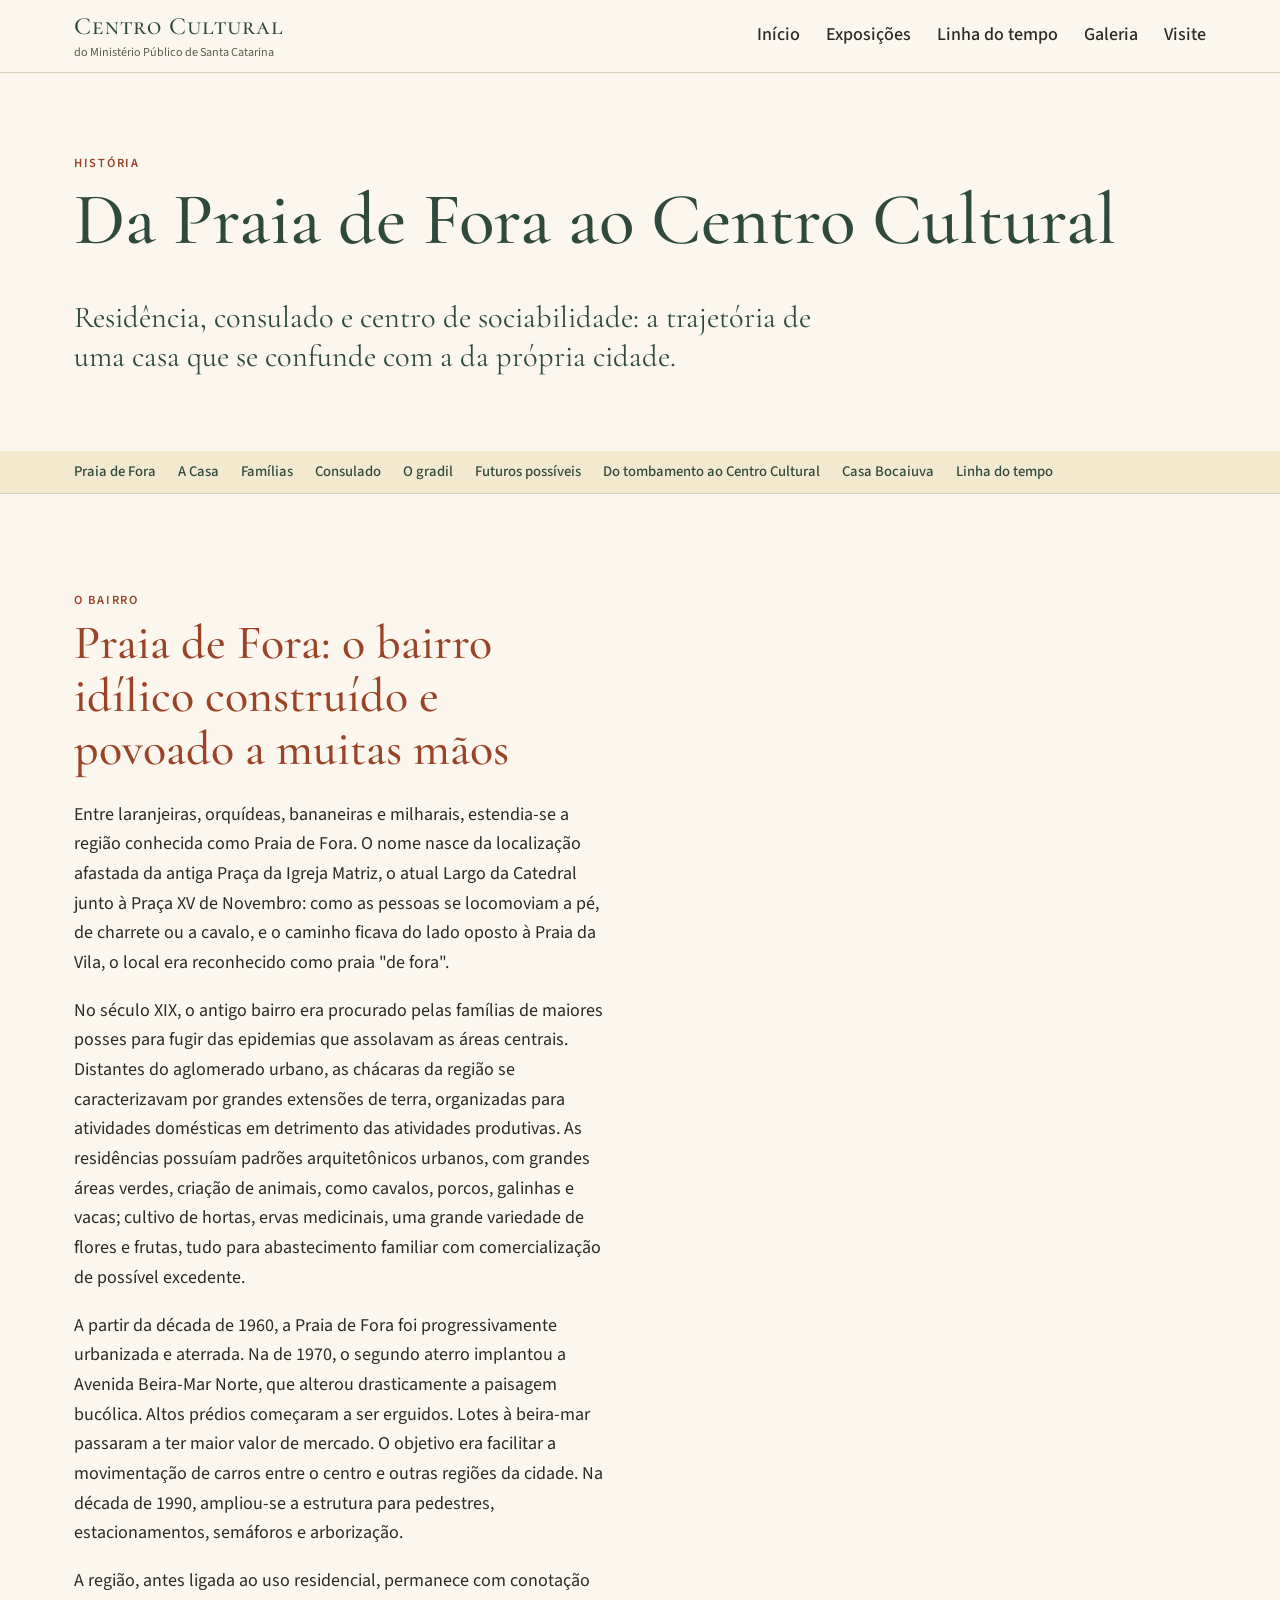
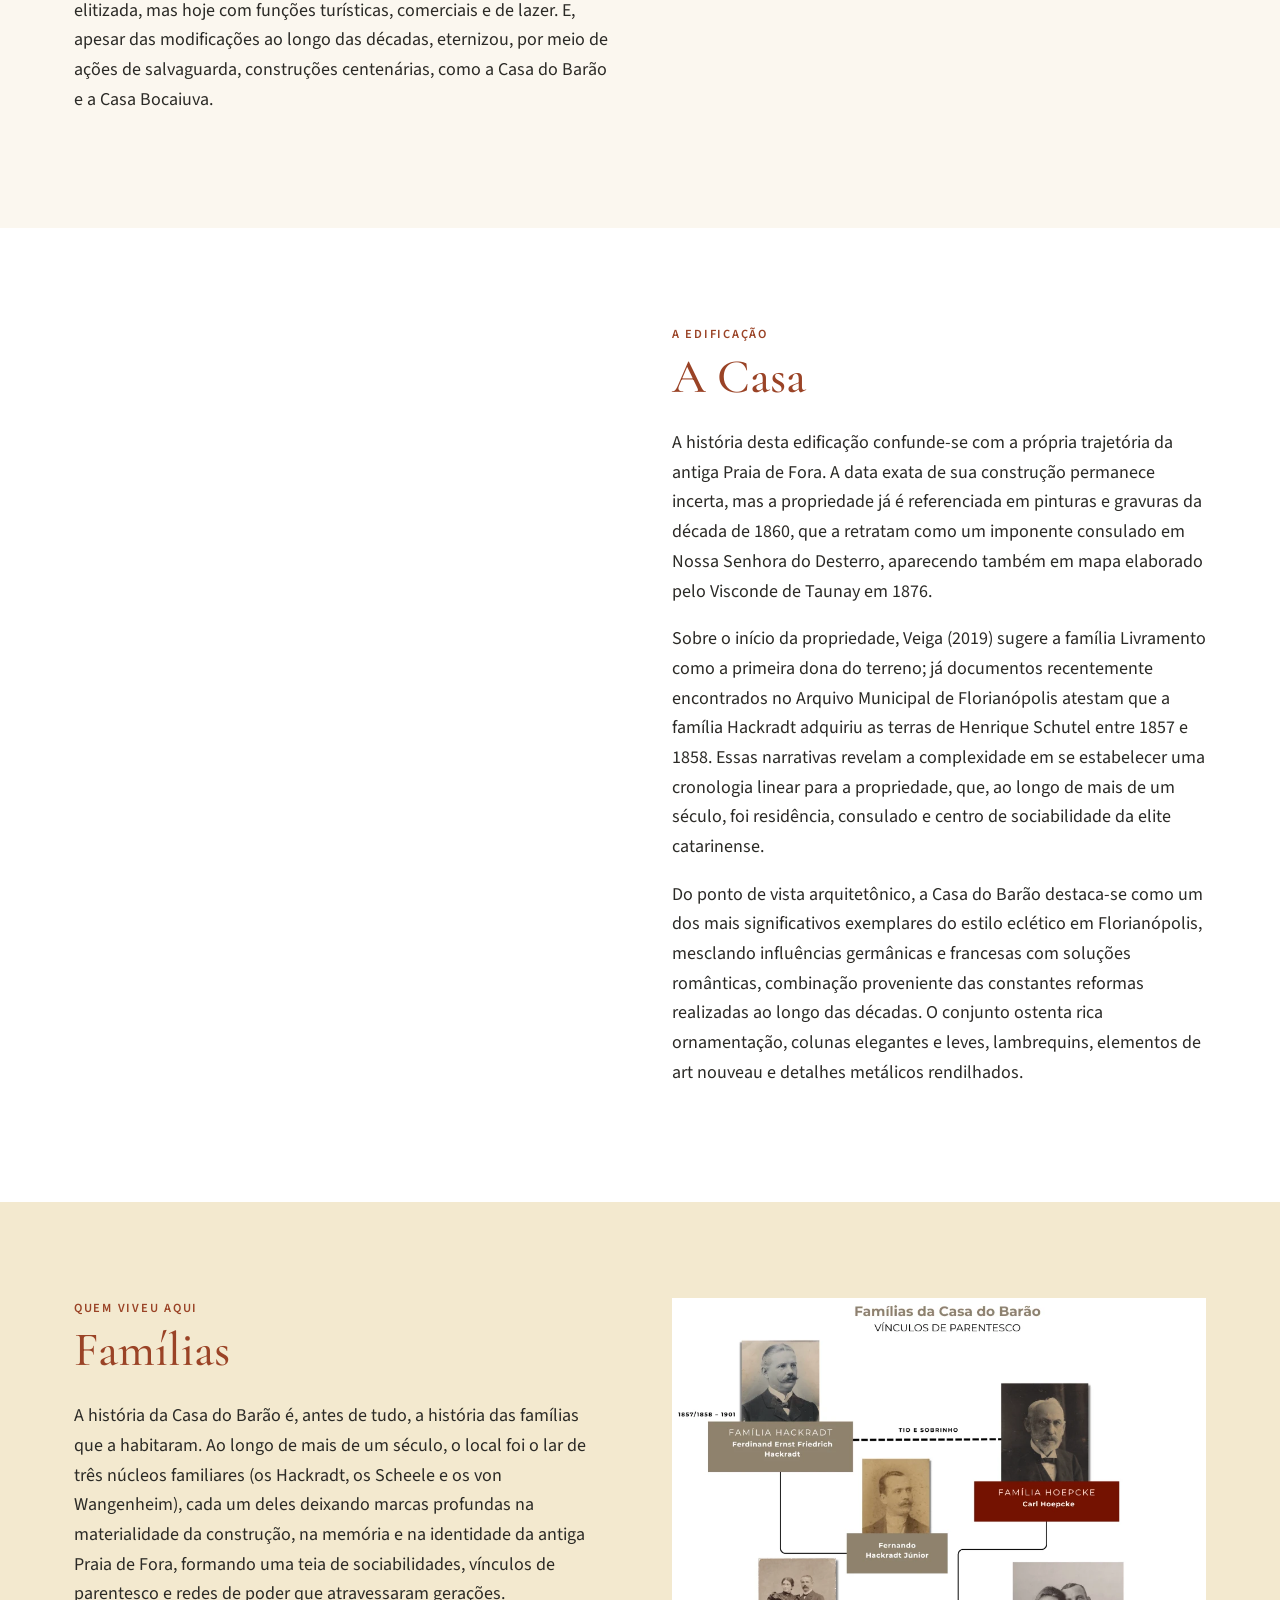
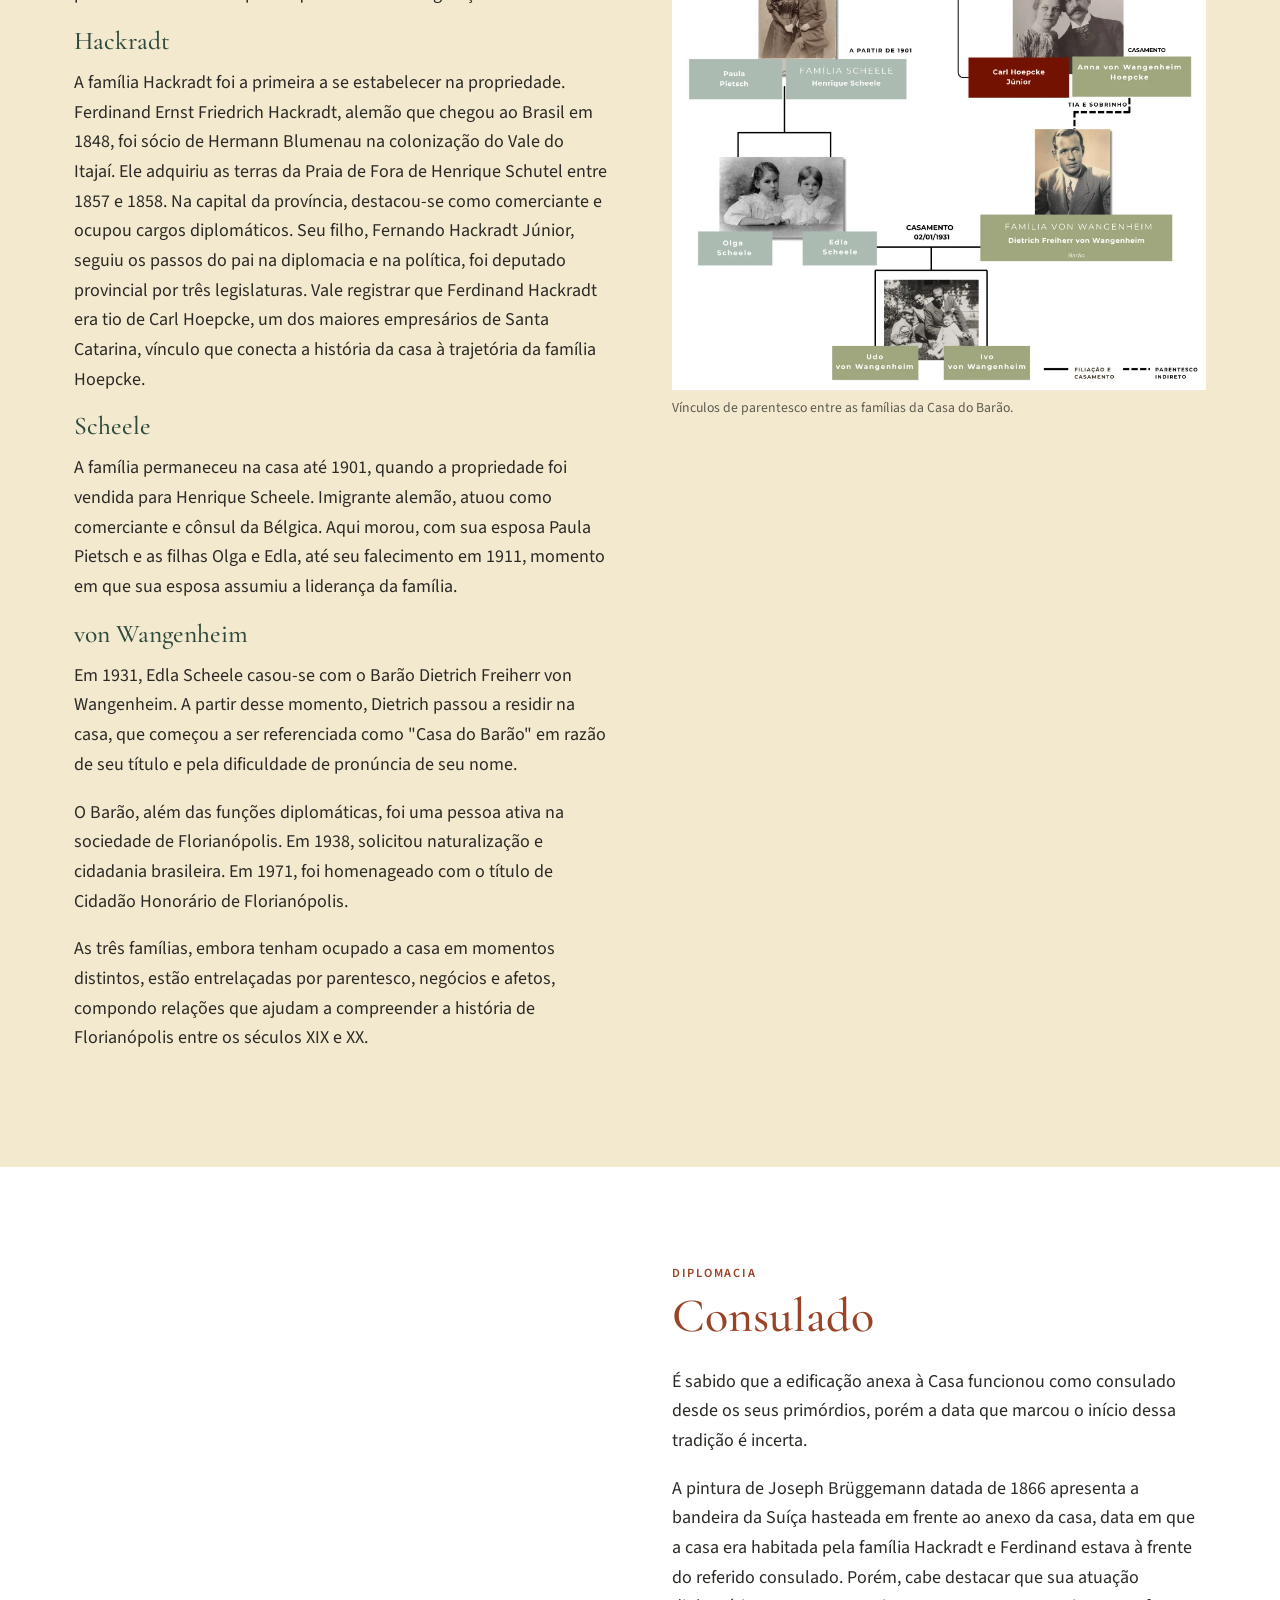
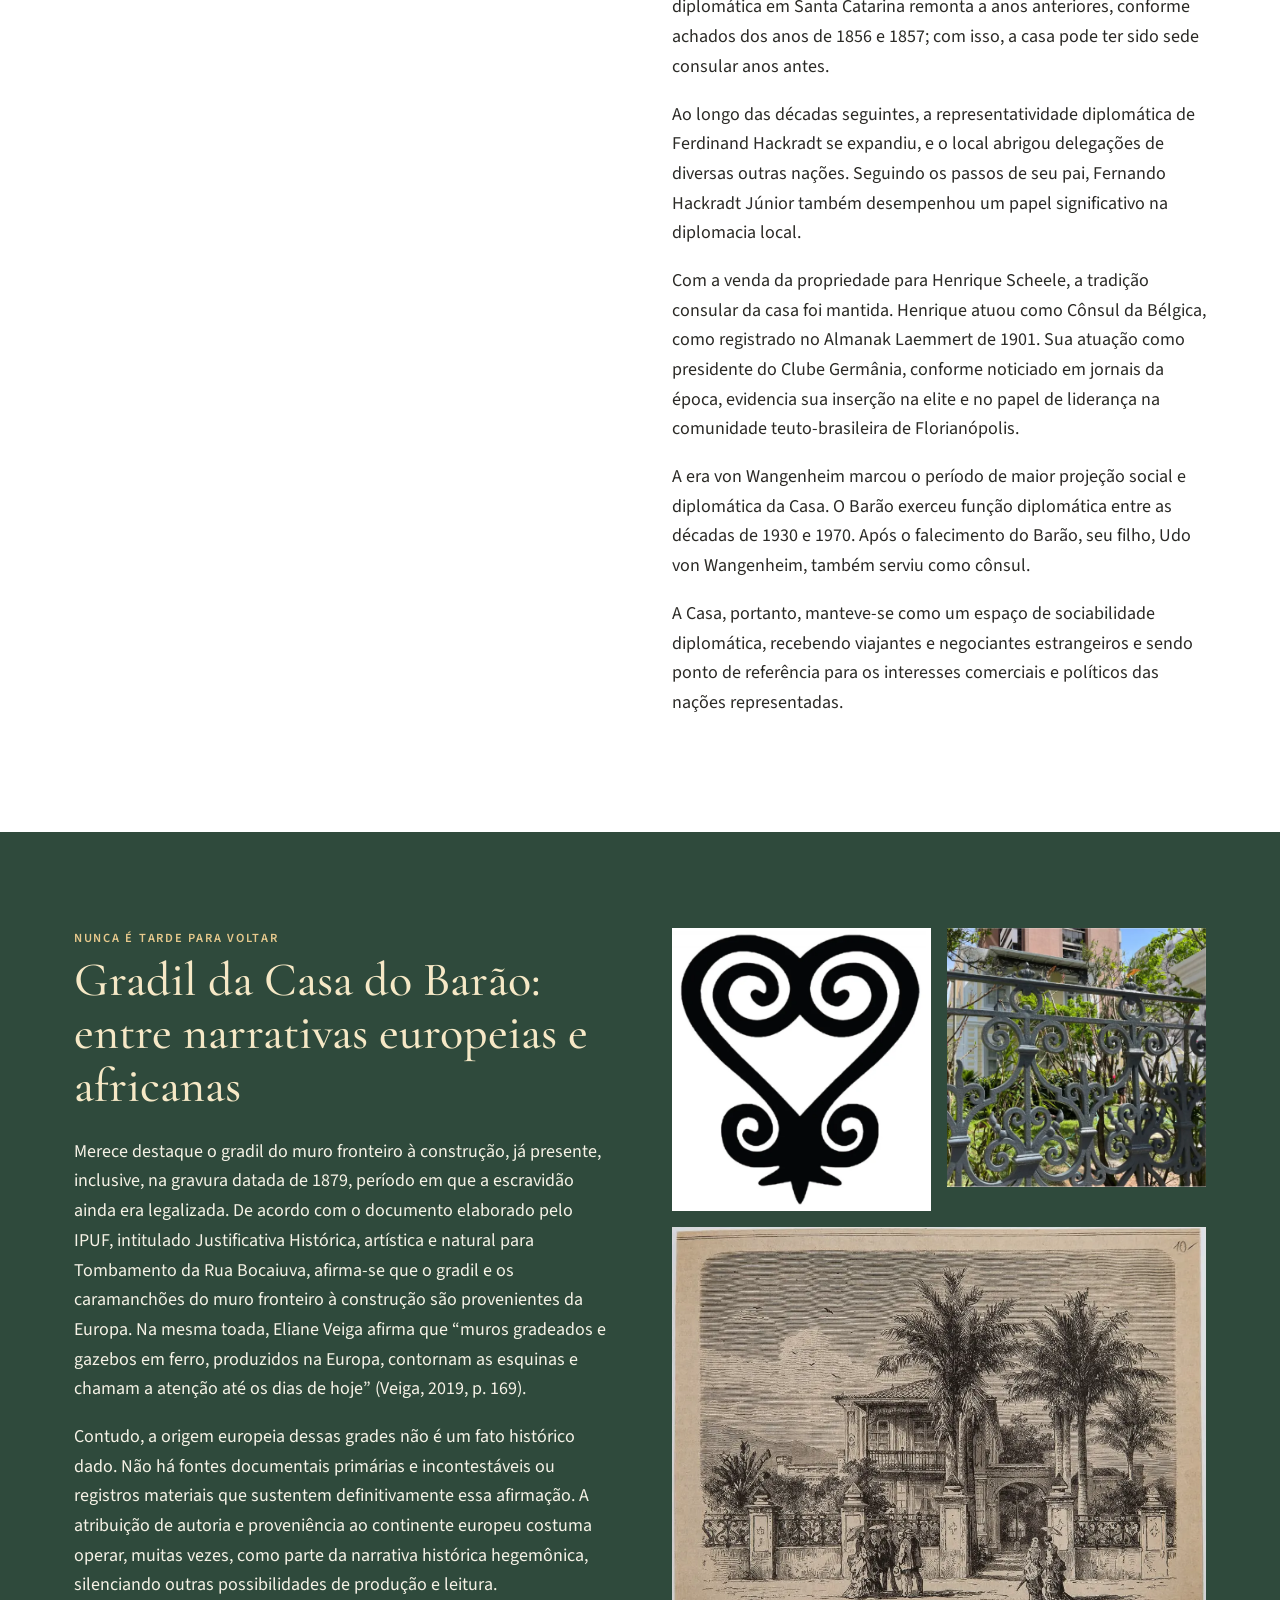
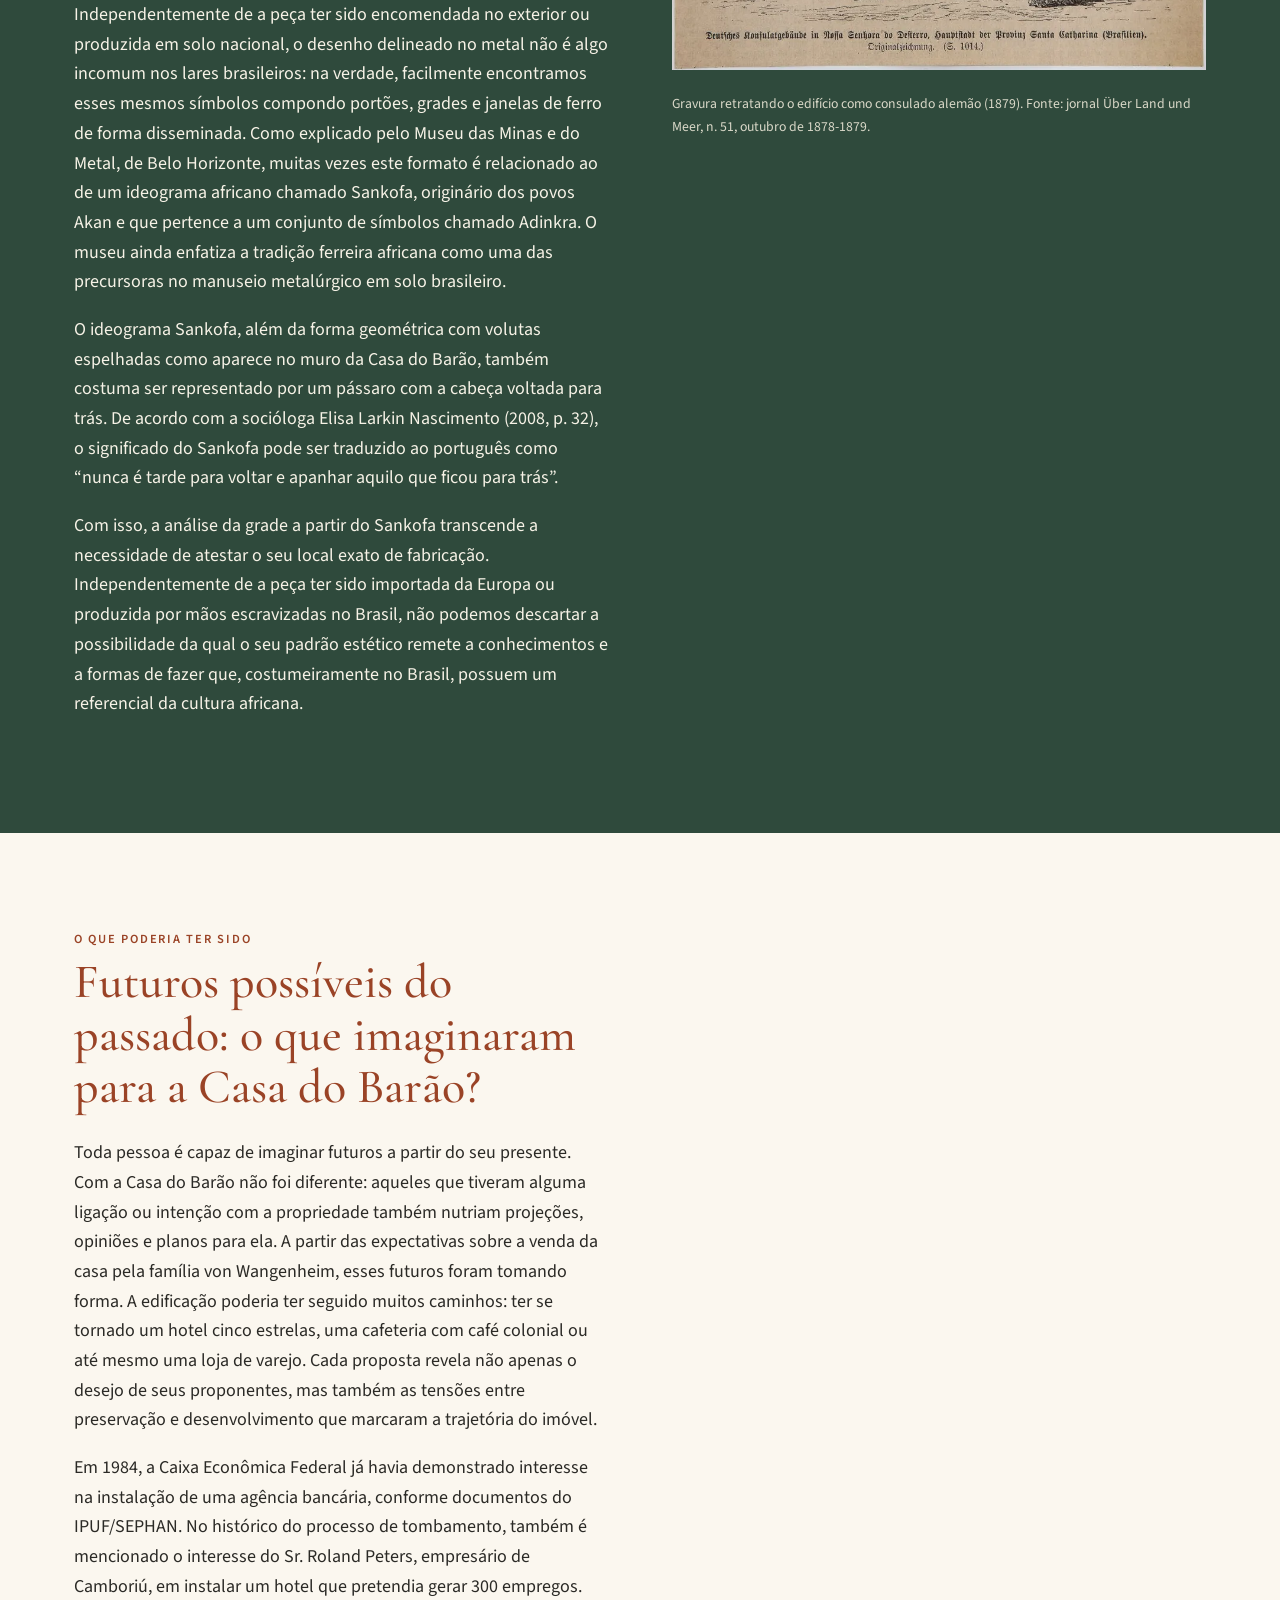
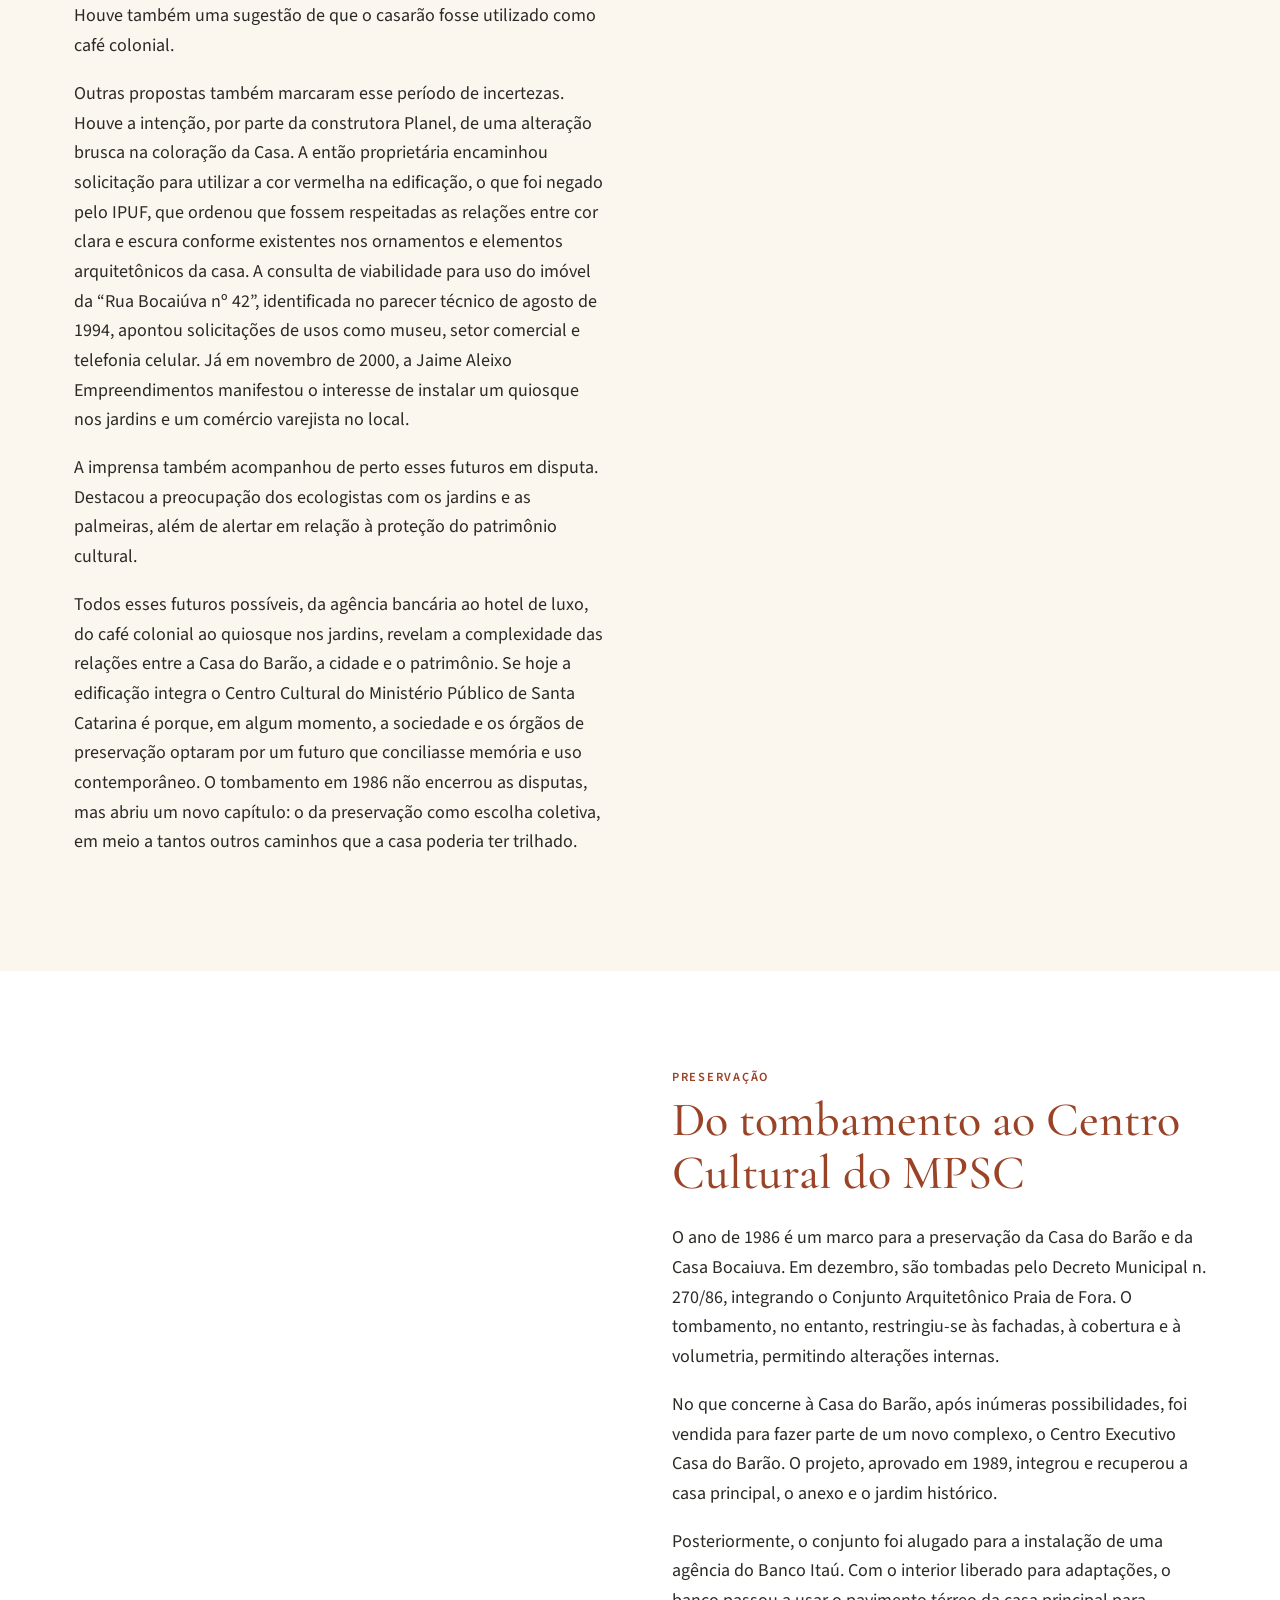
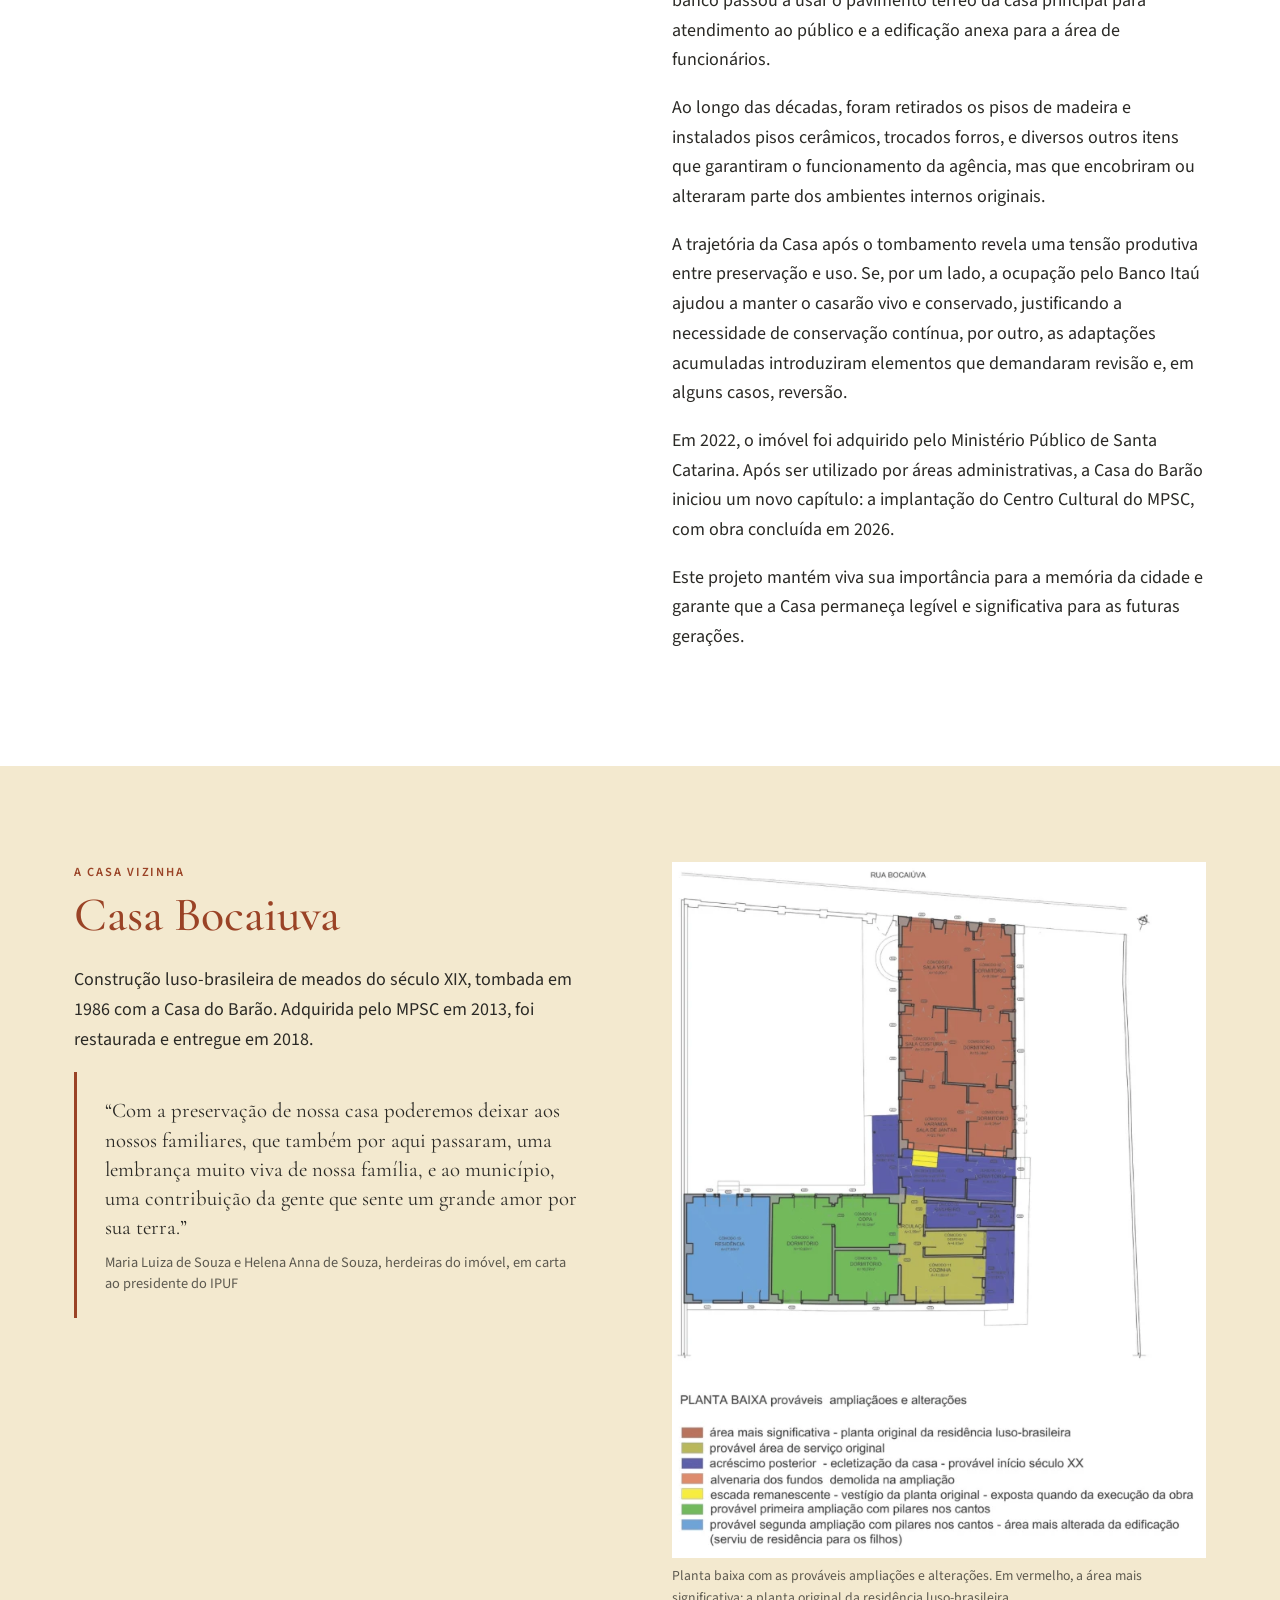
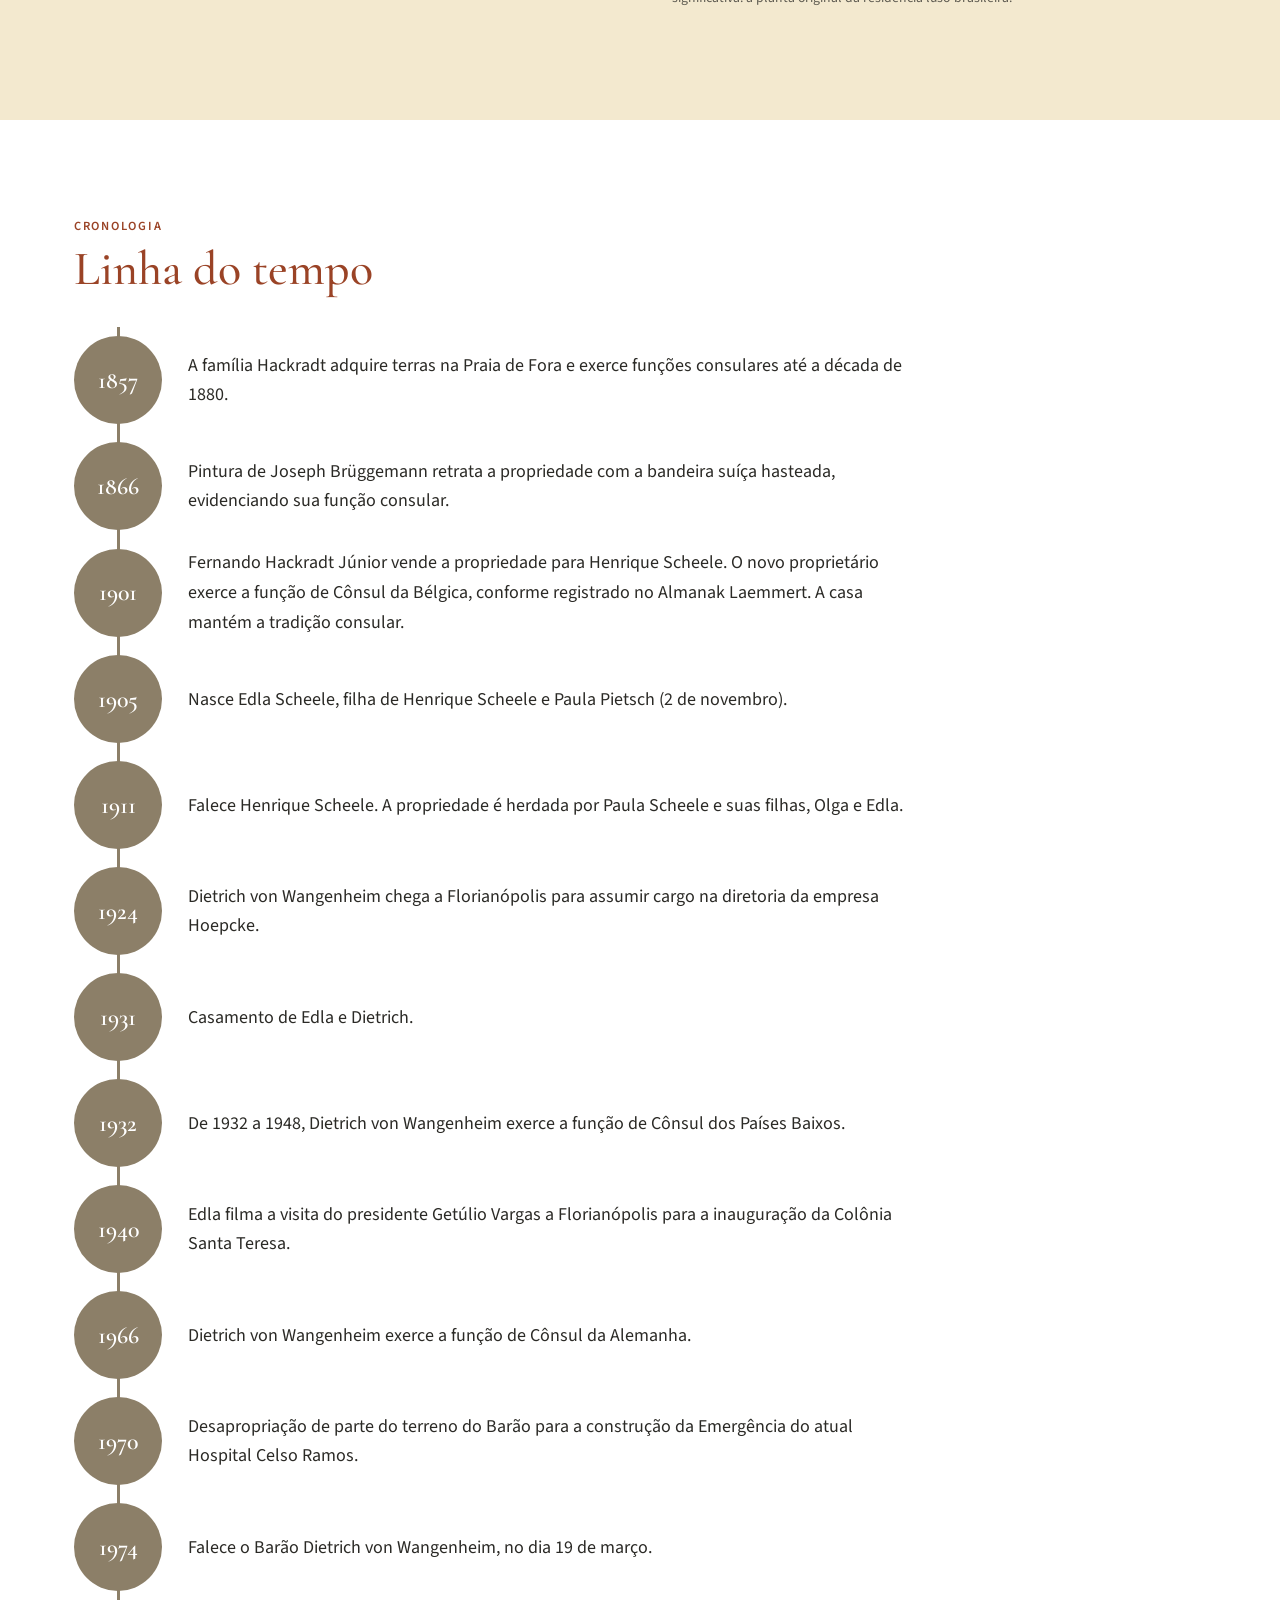
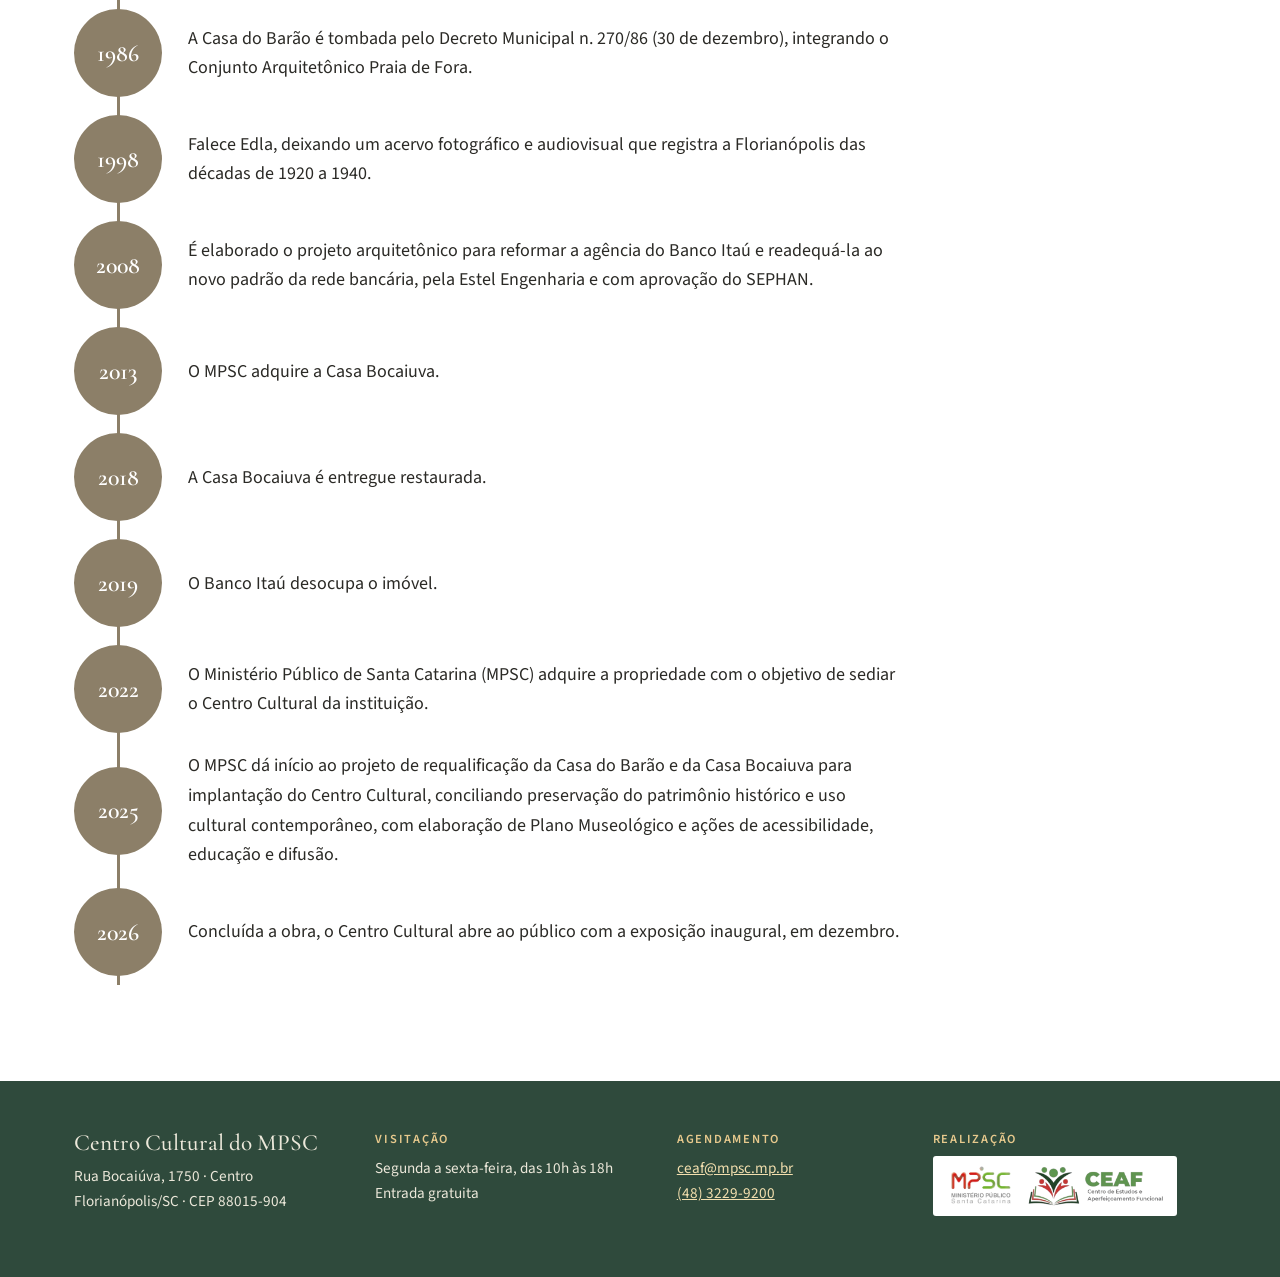
<file: historia.html>
<!doctype html>
<html lang="pt-BR"><head><meta charset="utf-8"><meta name="viewport" content="width=device-width,initial-scale=1">
<title>História · Centro Cultural do MPSC</title>
<meta name="description" content="A história da Casa do Barão, da antiga Praia de Fora, das famílias e do consulado.">
<link rel="preconnect" href="https://fonts.googleapis.com"><link rel="preconnect" href="https://fonts.gstatic.com" crossorigin>
<link href="https://fonts.googleapis.com/css2?family=Cormorant+Garamond:ital,wght@0,500;0,600;1,500&family=Source+Sans+3:wght@400;500;600&display=swap" rel="stylesheet">
<link rel="stylesheet" href="estilo.css"></head><body>
<div id="topo"></div>
<main id="conteudo">
<div class="cabeca"><div class="faixa"><p class="rotulo">História</p><h1>Da Praia de Fora ao Centro Cultural</h1><p class="lead">Residência, consulado e centro de sociabilidade: a trajetória de uma casa que se confunde com a da própria cidade.</p></div></div>
<nav class="capitulos" aria-label="Capítulos"><div class="faixa"><a href="#praia">Praia de Fora</a><a href="#casa">A Casa</a><a href="#familias">Famílias</a><a href="#consulado">Consulado</a><a href="#gradil">O gradil</a><a href="#futuros">Futuros possíveis</a><a href="#tombamento">Do tombamento ao Centro Cultural</a><a href="#bocaiuva">Casa Bocaiuva</a><a href="#linha">Linha do tempo</a></div></nav>

<section id="praia" class="secao"><div class="faixa duas">
  <div><p class="rotulo">O bairro</p><h2>Praia de Fora: o bairro idílico construído e povoado a muitas mãos</h2>
  <p>Entre laranjeiras, orquídeas, bananeiras e milharais, estendia-se a região conhecida como Praia de Fora. O nome nasce da localização afastada da antiga Praça da Igreja Matriz, o atual Largo da Catedral junto à Praça XV de Novembro: como as pessoas se locomoviam a pé, de charrete ou a cavalo, e o caminho ficava do lado oposto à Praia da Vila, o local era reconhecido como praia "de fora".</p>
  <p>No século XIX, o antigo bairro era procurado pelas famílias de maiores posses para fugir das epidemias que assolavam as áreas centrais. Distantes do aglomerado urbano, as chácaras da região se caracterizavam por grandes extensões de terra, organizadas para atividades domésticas em detrimento das atividades produtivas. As residências possuíam padrões arquitetônicos urbanos, com grandes áreas verdes, criação de animais, como cavalos, porcos, galinhas e vacas; cultivo de hortas, ervas medicinais, uma grande variedade de flores e frutas, tudo para abastecimento familiar com comercialização de possível excedente.</p>
  <p>A partir da década de 1960, a Praia de Fora foi progressivamente urbanizada e aterrada. Na de 1970, o segundo aterro implantou a Avenida Beira-Mar Norte, que alterou drasticamente a paisagem bucólica. Altos prédios começaram a ser erguidos. Lotes à beira-mar passaram a ter maior valor de mercado. O objetivo era facilitar a movimentação de carros entre o centro e outras regiões da cidade. Na década de 1990, ampliou-se a estrutura para pedestres, estacionamentos, semáforos e arborização.</p>
  <p>A região, antes ligada ao uso residencial, permanece com conotação elitizada, mas hoje com funções turísticas, comerciais e de lazer. E, apesar das modificações ao longo das décadas, eternizou, por meio de ações de salvaguarda, construções centenárias, como a Casa do Barão e a Casa Bocaiuva.</p></div>
  <div class="mosaico"><div data-f="mapa" class="larga livre" data-grande></div><div data-f="praia"></div><div data-f="praia-2"></div></div>
</div></section>

<section id="casa" class="secao branco"><div class="faixa duas">
  <div class="mosaico"><div data-f="casa-pb" class="larga livre" data-grande></div><div data-f="obra-fachada"></div><div data-f="jardim"></div></div>
  <div><p class="rotulo">A edificação</p><h2>A Casa</h2>
  <p>A história desta edificação confunde-se com a própria trajetória da antiga Praia de Fora. A data exata de sua construção permanece incerta, mas a propriedade já é referenciada em pinturas e gravuras da década de 1860, que a retratam como um imponente consulado em Nossa Senhora do Desterro, aparecendo também em mapa elaborado pelo Visconde de Taunay em 1876.</p>
  <p>Sobre o início da propriedade, Veiga (2019) sugere a família Livramento como a primeira dona do terreno; já documentos recentemente encontrados no Arquivo Municipal de Florianópolis atestam que a família Hackradt adquiriu as terras de Henrique Schutel entre 1857 e 1858. Essas narrativas revelam a complexidade em se estabelecer uma cronologia linear para a propriedade, que, ao longo de mais de um século, foi residência, consulado e centro de sociabilidade da elite catarinense.</p>
  <p>Do ponto de vista arquitetônico, a Casa do Barão destaca-se como um dos mais significativos exemplares do estilo eclético em Florianópolis, mesclando influências germânicas e francesas com soluções românticas, combinação proveniente das constantes reformas realizadas ao longo das décadas. O conjunto ostenta rica ornamentação, colunas elegantes e leves, lambrequins, elementos de art nouveau e detalhes metálicos rendilhados.</p></div>
</div></section>

<section id="familias" class="secao areia"><div class="faixa duas">
  <div><p class="rotulo">Quem viveu aqui</p><h2>Famílias</h2>
  <p>A história da Casa do Barão é, antes de tudo, a história das famílias que a habitaram. Ao longo de mais de um século, o local foi o lar de três núcleos familiares (os Hackradt, os Scheele e os von Wangenheim), cada um deles deixando marcas profundas na materialidade da construção, na memória e na identidade da antiga Praia de Fora, formando uma teia de sociabilidades, vínculos de parentesco e redes de poder que atravessaram gerações.</p>
  <h3>Hackradt</h3>
  <p>A família Hackradt foi a primeira a se estabelecer na propriedade. Ferdinand Ernst Friedrich Hackradt, alemão que chegou ao Brasil em 1848, foi sócio de Hermann Blumenau na colonização do Vale do Itajaí. Ele adquiriu as terras da Praia de Fora de Henrique Schutel entre 1857 e 1858. Na capital da província, destacou-se como comerciante e ocupou cargos diplomáticos. Seu filho, Fernando Hackradt Júnior, seguiu os passos do pai na diplomacia e na política, foi deputado provincial por três legislaturas. Vale registrar que Ferdinand Hackradt era tio de Carl Hoepcke, um dos maiores empresários de Santa Catarina, vínculo que conecta a história da casa à trajetória da família Hoepcke.</p>
  <h3>Scheele</h3>
  <p>A família permaneceu na casa até 1901, quando a propriedade foi vendida para Henrique Scheele. Imigrante alemão, atuou como comerciante e cônsul da Bélgica. Aqui morou, com sua esposa Paula Pietsch e as filhas Olga e Edla, até seu falecimento em 1911, momento em que sua esposa assumiu a liderança da família.</p>
  <h3>von Wangenheim</h3>
  <p>Em 1931, Edla Scheele casou-se com o Barão Dietrich Freiherr von Wangenheim. A partir desse momento, Dietrich passou a residir na casa, que começou a ser referenciada como "Casa do Barão" em razão de seu título e pela dificuldade de pronúncia de seu nome.</p>
  <p>O Barão, além das funções diplomáticas, foi uma pessoa ativa na sociedade de Florianópolis. Em 1938, solicitou naturalização e cidadania brasileira. Em 1971, foi homenageado com o título de Cidadão Honorário de Florianópolis.</p>
  <p>As três famílias, embora tenham ocupado a casa em momentos distintos, estão entrelaçadas por parentesco, negócios e afetos, compondo relações que ajudam a compreender a história de Florianópolis entre os séculos XIX e XX.</p></div>
  <div><figure class="crop" style="--iw:2000;--ih:1280;--x:15;--y:30;--w:945;--h:1225"><img src="marca/familias.webp" alt="Árvore genealógica das famílias Hackradt, Hoepcke, Scheele e von Wangenheim, com retratos e vínculos de parentesco"></figure><p class="nota">Vínculos de parentesco entre as famílias da Casa do Barão.</p>
  <div class="mosaico" style="margin-top:18px"><div data-f="casamento" class="retrato"></div><div data-f="familia-2" class="retrato"></div><div data-f="familia-3" class="larga"></div></div></div>
</div></section>

<section id="consulado" class="secao branco"><div class="faixa duas">
  <div class="mosaico"><div data-f="consulado" class="larga livre" data-grande></div><div data-f="consulado-2" class="larga livre"></div></div>
  <div><p class="rotulo">Diplomacia</p><h2>Consulado</h2>
  <p>É sabido que a edificação anexa à Casa funcionou como consulado desde os seus primórdios, porém a data que marcou o início dessa tradição é incerta.</p>
  <p>A pintura de Joseph Brüggemann datada de 1866 apresenta a bandeira da Suíça hasteada em frente ao anexo da casa, data em que a casa era habitada pela família Hackradt e Ferdinand estava à frente do referido consulado. Porém, cabe destacar que sua atuação diplomática em Santa Catarina remonta a anos anteriores, conforme achados dos anos de 1856 e 1857; com isso, a casa pode ter sido sede consular anos antes.</p>
  <p>Ao longo das décadas seguintes, a representatividade diplomática de Ferdinand Hackradt se expandiu, e o local abrigou delegações de diversas outras nações. Seguindo os passos de seu pai, Fernando Hackradt Júnior também desempenhou um papel significativo na diplomacia local.</p>
  <p>Com a venda da propriedade para Henrique Scheele, a tradição consular da casa foi mantida. Henrique atuou como Cônsul da Bélgica, como registrado no Almanak Laemmert de 1901. Sua atuação como presidente do Clube Germânia, conforme noticiado em jornais da época, evidencia sua inserção na elite e no papel de liderança na comunidade teuto-brasileira de Florianópolis.</p>
  <p>A era von Wangenheim marcou o período de maior projeção social e diplomática da Casa. O Barão exerceu função diplomática entre as décadas de 1930 e 1970. Após o falecimento do Barão, seu filho, Udo von Wangenheim, também serviu como cônsul.</p>
  <p>A Casa, portanto, manteve-se como um espaço de sociabilidade diplomática, recebendo viajantes e negociantes estrangeiros e sendo ponto de referência para os interesses comerciais e políticos das nações representadas.</p></div>
</div></section>

<section id="gradil" class="secao verde"><div class="faixa duas">
  <div><p class="rotulo">Nunca é tarde para voltar</p><h2>Gradil da Casa do Barão: entre narrativas europeias e africanas</h2>
  <p>Merece destaque o gradil do muro fronteiro à construção, já presente, inclusive, na gravura datada de 1879, período em que a escravidão ainda era legalizada. De acordo com o documento elaborado pelo IPUF, intitulado Justificativa Histórica, artística e natural para Tombamento da Rua Bocaiuva, afirma-se que o gradil e os caramanchões do muro fronteiro à construção são provenientes da Europa. Na mesma toada, Eliane Veiga afirma que “muros gradeados e gazebos em ferro, produzidos na Europa, contornam as esquinas e chamam a atenção até os dias de hoje” (Veiga, 2019, p. 169).</p>
  <p>Contudo, a origem europeia dessas grades não é um fato histórico dado. Não há fontes documentais primárias e incontestáveis ou registros materiais que sustentem definitivamente essa afirmação. A atribuição de autoria e proveniência ao continente europeu costuma operar, muitas vezes, como parte da narrativa histórica hegemônica, silenciando outras possibilidades de produção e leitura. Independentemente de a peça ter sido encomendada no exterior ou produzida em solo nacional, o desenho delineado no metal não é algo incomum nos lares brasileiros: na verdade, facilmente encontramos esses mesmos símbolos compondo portões, grades e janelas de ferro de forma disseminada. Como explicado pelo Museu das Minas e do Metal, de Belo Horizonte, muitas vezes este formato é relacionado ao de um ideograma africano chamado Sankofa, originário dos povos Akan e que pertence a um conjunto de símbolos chamado Adinkra. O museu ainda enfatiza a tradição ferreira africana como uma das precursoras no manuseio metalúrgico em solo brasileiro.</p>
  <p>O ideograma Sankofa, além da forma geométrica com volutas espelhadas como aparece no muro da Casa do Barão, também costuma ser representado por um pássaro com a cabeça voltada para trás. De acordo com a socióloga Elisa Larkin Nascimento (2008, p. 32), o significado do Sankofa pode ser traduzido ao português como “nunca é tarde para voltar e apanhar aquilo que ficou para trás”.</p>
  <p>Com isso, a análise da grade a partir do Sankofa transcende a necessidade de atestar o seu local exato de fabricação. Independentemente de a peça ter sido importada da Europa ou produzida por mãos escravizadas no Brasil, não podemos descartar a possibilidade da qual o seu padrão estético remete a conhecimentos e a formas de fazer que, costumeiramente no Brasil, possuem um referencial da cultura africana.</p></div>
  <div class="mosaico">
    <figure class="crop" style="--iw:1778;--ih:2000;--x:120;--y:250;--w:640;--h:700"><img src="marca/gradil.webp" alt="Símbolo Sankofa: coração formado por volutas espelhadas"></figure>
    <figure class="crop" style="--iw:1778;--ih:2000;--x:1000;--y:183;--w:578;--h:578"><img src="marca/gradil.webp" alt="Detalhe do gradil de ferro da Casa do Barão, com volutas semelhantes ao Sankofa"></figure>
    <figure class="crop larga" style="--iw:1778;--ih:2000;--x:117;--y:1002;--w:903;--h:750"><img src="marca/gradil.webp" alt="Gravura de 1879 mostrando o edifício como consulado alemão, com o gradil diante da casa"></figure>
    <p class="nota larga" style="color:#d9d8c8">Gravura retratando o edifício como consulado alemão (1879). Fonte: jornal Über Land und Meer, n. 51, outubro de 1878-1879.</p>
  </div>
</div></section>

<section id="futuros" class="secao"><div class="faixa duas">
  <div><p class="rotulo">O que poderia ter sido</p><h2>Futuros possíveis do passado: o que imaginaram para a Casa do Barão?</h2>
  <p>Toda pessoa é capaz de imaginar futuros a partir do seu presente. Com a Casa do Barão não foi diferente: aqueles que tiveram alguma ligação ou intenção com a propriedade também nutriam projeções, opiniões e planos para ela. A partir das expectativas sobre a venda da casa pela família von Wangenheim, esses futuros foram tomando forma. A edificação poderia ter seguido muitos caminhos: ter se tornado um hotel cinco estrelas, uma cafeteria com café colonial ou até mesmo uma loja de varejo. Cada proposta revela não apenas o desejo de seus proponentes, mas também as tensões entre preservação e desenvolvimento que marcaram a trajetória do imóvel.</p>
  <p>Em 1984, a Caixa Econômica Federal já havia demonstrado interesse na instalação de uma agência bancária, conforme documentos do IPUF/SEPHAN. No histórico do processo de tombamento, também é mencionado o interesse do Sr. Roland Peters, empresário de Camboriú, em instalar um hotel que pretendia gerar 300 empregos. Houve também uma sugestão de que o casarão fosse utilizado como café colonial.</p>
  <p>Outras propostas também marcaram esse período de incertezas. Houve a intenção, por parte da construtora Planel, de uma alteração brusca na coloração da Casa. A então proprietária encaminhou solicitação para utilizar a cor vermelha na edificação, o que foi negado pelo IPUF, que ordenou que fossem respeitadas as relações entre cor clara e escura conforme existentes nos ornamentos e elementos arquitetônicos da casa. A consulta de viabilidade para uso do imóvel da “Rua Bocaiúva nº 42”, identificada no parecer técnico de agosto de 1994, apontou solicitações de usos como museu, setor comercial e telefonia celular. Já em novembro de 2000, a Jaime Aleixo Empreendimentos manifestou o interesse de instalar um quiosque nos jardins e um comércio varejista no local.</p>
  <p>A imprensa também acompanhou de perto esses futuros em disputa. Destacou a preocupação dos ecologistas com os jardins e as palmeiras, além de alertar em relação à proteção do patrimônio cultural.</p>
  <p>Todos esses futuros possíveis, da agência bancária ao hotel de luxo, do café colonial ao quiosque nos jardins, revelam a complexidade das relações entre a Casa do Barão, a cidade e o patrimônio. Se hoje a edificação integra o Centro Cultural do Ministério Público de Santa Catarina é porque, em algum momento, a sociedade e os órgãos de preservação optaram por um futuro que conciliasse memória e uso contemporâneo. O tombamento em 1986 não encerrou as disputas, mas abriu um novo capítulo: o da preservação como escolha coletiva, em meio a tantos outros caminhos que a casa poderia ter trilhado.</p></div>
  <div class="mosaico"><div data-f="futuros" class="larga livre"></div><div data-f="futuros-2" class="larga livre"></div></div>
</div></section>

<section id="tombamento" class="secao branco"><div class="faixa duas">
  <div class="mosaico"><div data-f="obra-interior" class="retrato"></div><div data-f="obra-janela" class="retrato"></div><div data-f="obra-vista" class="larga"></div></div>
  <div><p class="rotulo">Preservação</p><h2>Do tombamento ao Centro Cultural do MPSC</h2>
  <p>O ano de 1986 é um marco para a preservação da Casa do Barão e da Casa Bocaiuva. Em dezembro, são tombadas pelo Decreto Municipal n. 270/86, integrando o Conjunto Arquitetônico Praia de Fora. O tombamento, no entanto, restringiu-se às fachadas, à cobertura e à volumetria, permitindo alterações internas.</p>
  <p>No que concerne à Casa do Barão, após inúmeras possibilidades, foi vendida para fazer parte de um novo complexo, o Centro Executivo Casa do Barão. O projeto, aprovado em 1989, integrou e recuperou a casa principal, o anexo e o jardim histórico.</p>
  <p>Posteriormente, o conjunto foi alugado para a instalação de uma agência do Banco Itaú. Com o interior liberado para adaptações, o banco passou a usar o pavimento térreo da casa principal para atendimento ao público e a edificação anexa para a área de funcionários.</p>
  <p>Ao longo das décadas, foram retirados os pisos de madeira e instalados pisos cerâmicos, trocados forros, e diversos outros itens que garantiram o funcionamento da agência, mas que encobriram ou alteraram parte dos ambientes internos originais.</p>
  <p>A trajetória da Casa após o tombamento revela uma tensão produtiva entre preservação e uso. Se, por um lado, a ocupação pelo Banco Itaú ajudou a manter o casarão vivo e conservado, justificando a necessidade de conservação contínua, por outro, as adaptações acumuladas introduziram elementos que demandaram revisão e, em alguns casos, reversão.</p>
  <p>Em 2022, o imóvel foi adquirido pelo Ministério Público de Santa Catarina. Após ser utilizado por áreas administrativas, a Casa do Barão iniciou um novo capítulo: a implantação do Centro Cultural do MPSC, com obra concluída em 2026.</p>
  <p>Este projeto mantém viva sua importância para a memória da cidade e garante que a Casa permaneça legível e significativa para as futuras gerações.</p></div>
</div></section>

<section id="bocaiuva" class="secao areia"><div class="faixa duas">
  <div><p class="rotulo">A casa vizinha</p><h2>Casa Bocaiuva</h2>
  <p>Construção luso-brasileira de meados do século XIX, tombada em 1986 com a Casa do Barão. Adquirida pelo MPSC em 2013, foi restaurada e entregue em 2018.</p>
  <blockquote class="citacao">“Com a preservação de nossa casa poderemos deixar aos nossos familiares, que também por aqui passaram, uma lembrança muito viva de nossa família, e ao município, uma contribuição da gente que sente um grande amor por sua terra.”<footer>Maria Luiza de Souza e Helena Anna de Souza, herdeiras do imóvel, em carta ao presidente do IPUF</footer></blockquote>
  <div class="mosaico" style="margin-top:20px"><div data-f="bocaiuva-fachada" class="larga"></div><div data-f="bocaiuva-8"></div><div data-f="bocaiuva"></div></div></div>
  <div><figure class="crop" style="--iw:1556;--ih:2000;--x:480;--y:1020;--w:660;--h:860"><img src="marca/carta-planta.webp" alt="Planta baixa da Casa Bocaiuva com as prováveis ampliações e alterações identificadas por cores"></figure><p class="nota">Planta baixa com as prováveis ampliações e alterações. Em vermelho, a área mais significativa: a planta original da residência luso-brasileira.</p></div>
</div></section>

<section id="linha" class="secao branco"><div class="faixa"><p class="rotulo">Cronologia</p><h2>Linha do tempo</h2>
<ol class="tempo">
<li><b>1857</b><p>A família Hackradt adquire terras na Praia de Fora e exerce funções consulares até a década de 1880.</p></li>
<li><b>1866</b><p>Pintura de Joseph Brüggemann retrata a propriedade com a bandeira suíça hasteada, evidenciando sua função consular.</p></li>
<li><b>1901</b><p>Fernando Hackradt Júnior vende a propriedade para Henrique Scheele. O novo proprietário exerce a função de Cônsul da Bélgica, conforme registrado no Almanak Laemmert. A casa mantém a tradição consular.</p></li>
<li><b>1905</b><p>Nasce Edla Scheele, filha de Henrique Scheele e Paula Pietsch (2 de novembro).</p></li>
<li><b>1911</b><p>Falece Henrique Scheele. A propriedade é herdada por Paula Scheele e suas filhas, Olga e Edla.</p></li>
<li><b>1924</b><p>Dietrich von Wangenheim chega a Florianópolis para assumir cargo na diretoria da empresa Hoepcke.</p></li>
<li><b>1931</b><p>Casamento de Edla e Dietrich.</p></li>
<li><b>1932</b><p>De 1932 a 1948, Dietrich von Wangenheim exerce a função de Cônsul dos Países Baixos.</p></li>
<li><b>1940</b><p>Edla filma a visita do presidente Getúlio Vargas a Florianópolis para a inauguração da Colônia Santa Teresa.</p></li>
<li><b>1966</b><p>Dietrich von Wangenheim exerce a função de Cônsul da Alemanha.</p></li>
<li><b>1970</b><p>Desapropriação de parte do terreno do Barão para a construção da Emergência do atual Hospital Celso Ramos.</p></li>
<li><b>1974</b><p>Falece o Barão Dietrich von Wangenheim, no dia 19 de março.</p></li>
<li><b>1986</b><p>A Casa do Barão é tombada pelo Decreto Municipal n. 270/86 (30 de dezembro), integrando o Conjunto Arquitetônico Praia de Fora.</p></li>
<li><b>1998</b><p>Falece Edla, deixando um acervo fotográfico e audiovisual que registra a Florianópolis das décadas de 1920 a 1940.</p></li>
<li><b>2008</b><p>É elaborado o projeto arquitetônico para reformar a agência do Banco Itaú e readequá-la ao novo padrão da rede bancária, pela Estel Engenharia e com aprovação do SEPHAN.</p></li>
<li><b>2013</b><p>O MPSC adquire a Casa Bocaiuva.</p></li>
<li><b>2018</b><p>A Casa Bocaiuva é entregue restaurada.</p></li>
<li><b>2019</b><p>O Banco Itaú desocupa o imóvel.</p></li>
<li><b>2022</b><p>O Ministério Público de Santa Catarina (MPSC) adquire a propriedade com o objetivo de sediar o Centro Cultural da instituição.</p></li>
<li><b>2025</b><p>O MPSC dá início ao projeto de requalificação da Casa do Barão e da Casa Bocaiuva para implantação do Centro Cultural, conciliando preservação do patrimônio histórico e uso cultural contemporâneo, com elaboração de Plano Museológico e ações de acessibilidade, educação e difusão.</p></li>
<li><b>2026</b><p>Concluída a obra, o Centro Cultural abre ao público com a exposição inaugural, em dezembro.</p></li>
</ol></div></section>
</main>
<div id="rodape"></div>
<script src="fotos.js"></script><script src="site.js"></script>
</body></html>
</file>
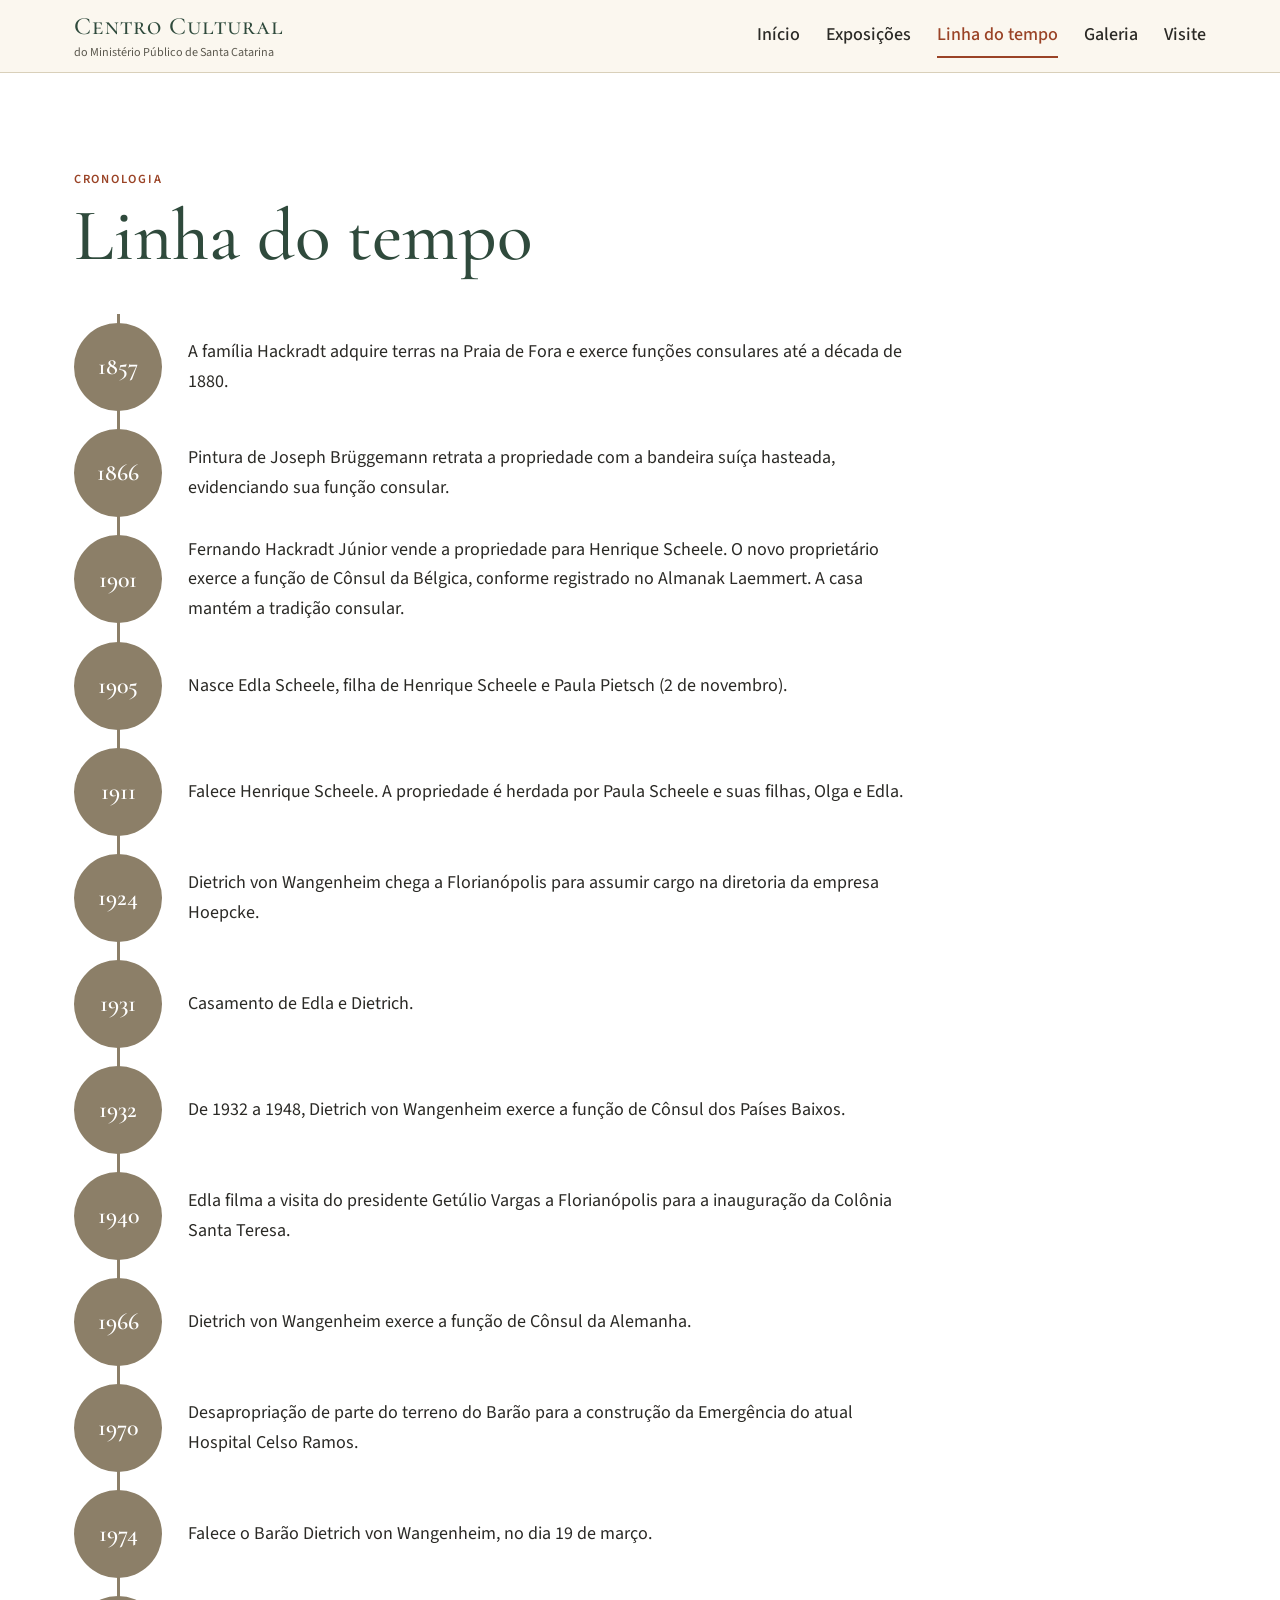
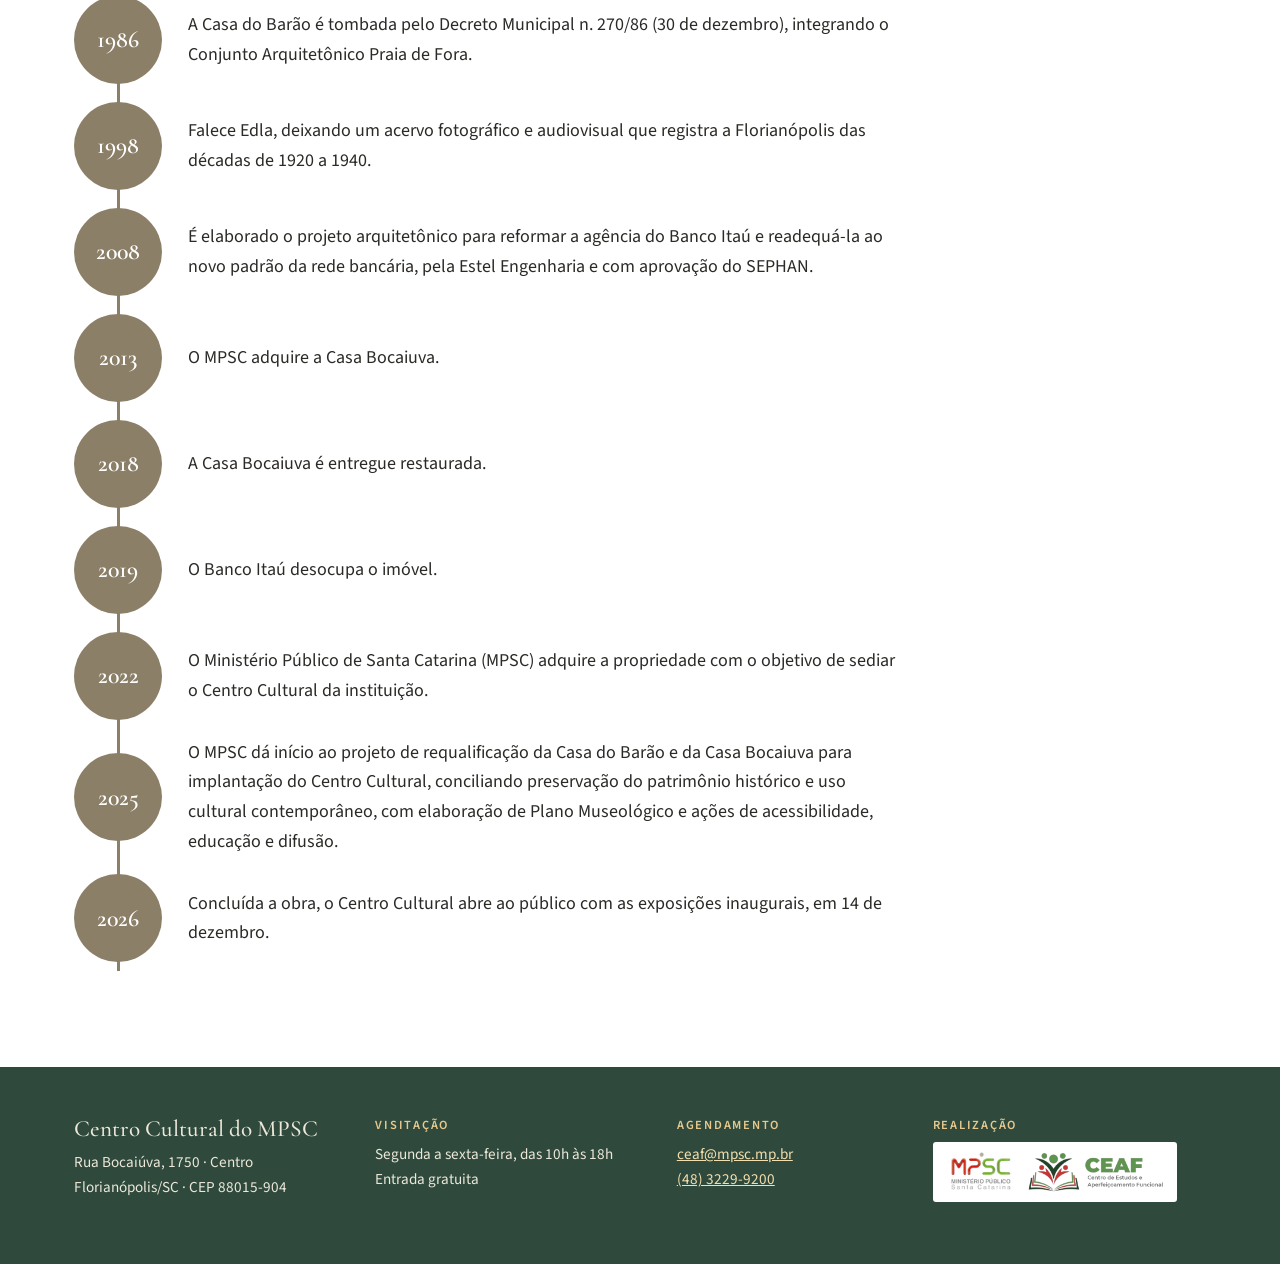
<file: linha-do-tempo.html>
<!doctype html>
<html lang="pt-BR"><head><meta charset="utf-8"><meta name="viewport" content="width=device-width,initial-scale=1">
<title>Linha do tempo · Centro Cultural do MPSC</title>
<meta name="description" content="Cronologia da Casa do Barão e do Centro Cultural do MPSC, de 1857 a 2026.">
<link rel="preconnect" href="https://fonts.googleapis.com"><link rel="preconnect" href="https://fonts.gstatic.com" crossorigin>
<link href="https://fonts.googleapis.com/css2?family=Cormorant+Garamond:ital,wght@0,500;0,600;1,500&family=Source+Sans+3:wght@400;500;600&display=swap" rel="stylesheet">
<link rel="stylesheet" href="estilo.css"></head><body>
<div id="topo"></div>
<main id="conteudo">
<section id="linha" class="secao branco"><div class="faixa"><p class="rotulo">Cronologia</p><h1>Linha do tempo</h1>
<ol class="tempo">
<li><b>1857</b><p>A família Hackradt adquire terras na Praia de Fora e exerce funções consulares até a década de 1880.</p></li>
<li><b>1866</b><p>Pintura de Joseph Brüggemann retrata a propriedade com a bandeira suíça hasteada, evidenciando sua função consular.</p></li>
<li><b>1901</b><p>Fernando Hackradt Júnior vende a propriedade para Henrique Scheele. O novo proprietário exerce a função de Cônsul da Bélgica, conforme registrado no Almanak Laemmert. A casa mantém a tradição consular.</p></li>
<li><b>1905</b><p>Nasce Edla Scheele, filha de Henrique Scheele e Paula Pietsch (2 de novembro).</p></li>
<li><b>1911</b><p>Falece Henrique Scheele. A propriedade é herdada por Paula Scheele e suas filhas, Olga e Edla.</p></li>
<li><b>1924</b><p>Dietrich von Wangenheim chega a Florianópolis para assumir cargo na diretoria da empresa Hoepcke.</p></li>
<li><b>1931</b><p>Casamento de Edla e Dietrich.</p></li>
<li><b>1932</b><p>De 1932 a 1948, Dietrich von Wangenheim exerce a função de Cônsul dos Países Baixos.</p></li>
<li><b>1940</b><p>Edla filma a visita do presidente Getúlio Vargas a Florianópolis para a inauguração da Colônia Santa Teresa.</p></li>
<li><b>1966</b><p>Dietrich von Wangenheim exerce a função de Cônsul da Alemanha.</p></li>
<li><b>1970</b><p>Desapropriação de parte do terreno do Barão para a construção da Emergência do atual Hospital Celso Ramos.</p></li>
<li><b>1974</b><p>Falece o Barão Dietrich von Wangenheim, no dia 19 de março.</p></li>
<li><b>1986</b><p>A Casa do Barão é tombada pelo Decreto Municipal n. 270/86 (30 de dezembro), integrando o Conjunto Arquitetônico Praia de Fora.</p></li>
<li><b>1998</b><p>Falece Edla, deixando um acervo fotográfico e audiovisual que registra a Florianópolis das décadas de 1920 a 1940.</p></li>
<li><b>2008</b><p>É elaborado o projeto arquitetônico para reformar a agência do Banco Itaú e readequá-la ao novo padrão da rede bancária, pela Estel Engenharia e com aprovação do SEPHAN.</p></li>
<li><b>2013</b><p>O MPSC adquire a Casa Bocaiuva.</p></li>
<li><b>2018</b><p>A Casa Bocaiuva é entregue restaurada.</p></li>
<li><b>2019</b><p>O Banco Itaú desocupa o imóvel.</p></li>
<li><b>2022</b><p>O Ministério Público de Santa Catarina (MPSC) adquire a propriedade com o objetivo de sediar o Centro Cultural da instituição.</p></li>
<li><b>2025</b><p>O MPSC dá início ao projeto de requalificação da Casa do Barão e da Casa Bocaiuva para implantação do Centro Cultural, conciliando preservação do patrimônio histórico e uso cultural contemporâneo, com elaboração de Plano Museológico e ações de acessibilidade, educação e difusão.</p></li>
<li><b>2026</b><p>Concluída a obra, o Centro Cultural abre ao público com as exposições inaugurais, em 14 de dezembro.</p></li>
</ol></div></section>
</main>
<div id="rodape"></div>
<script src="fotos.js"></script><script src="site.js"></script>
</body></html>
</file>
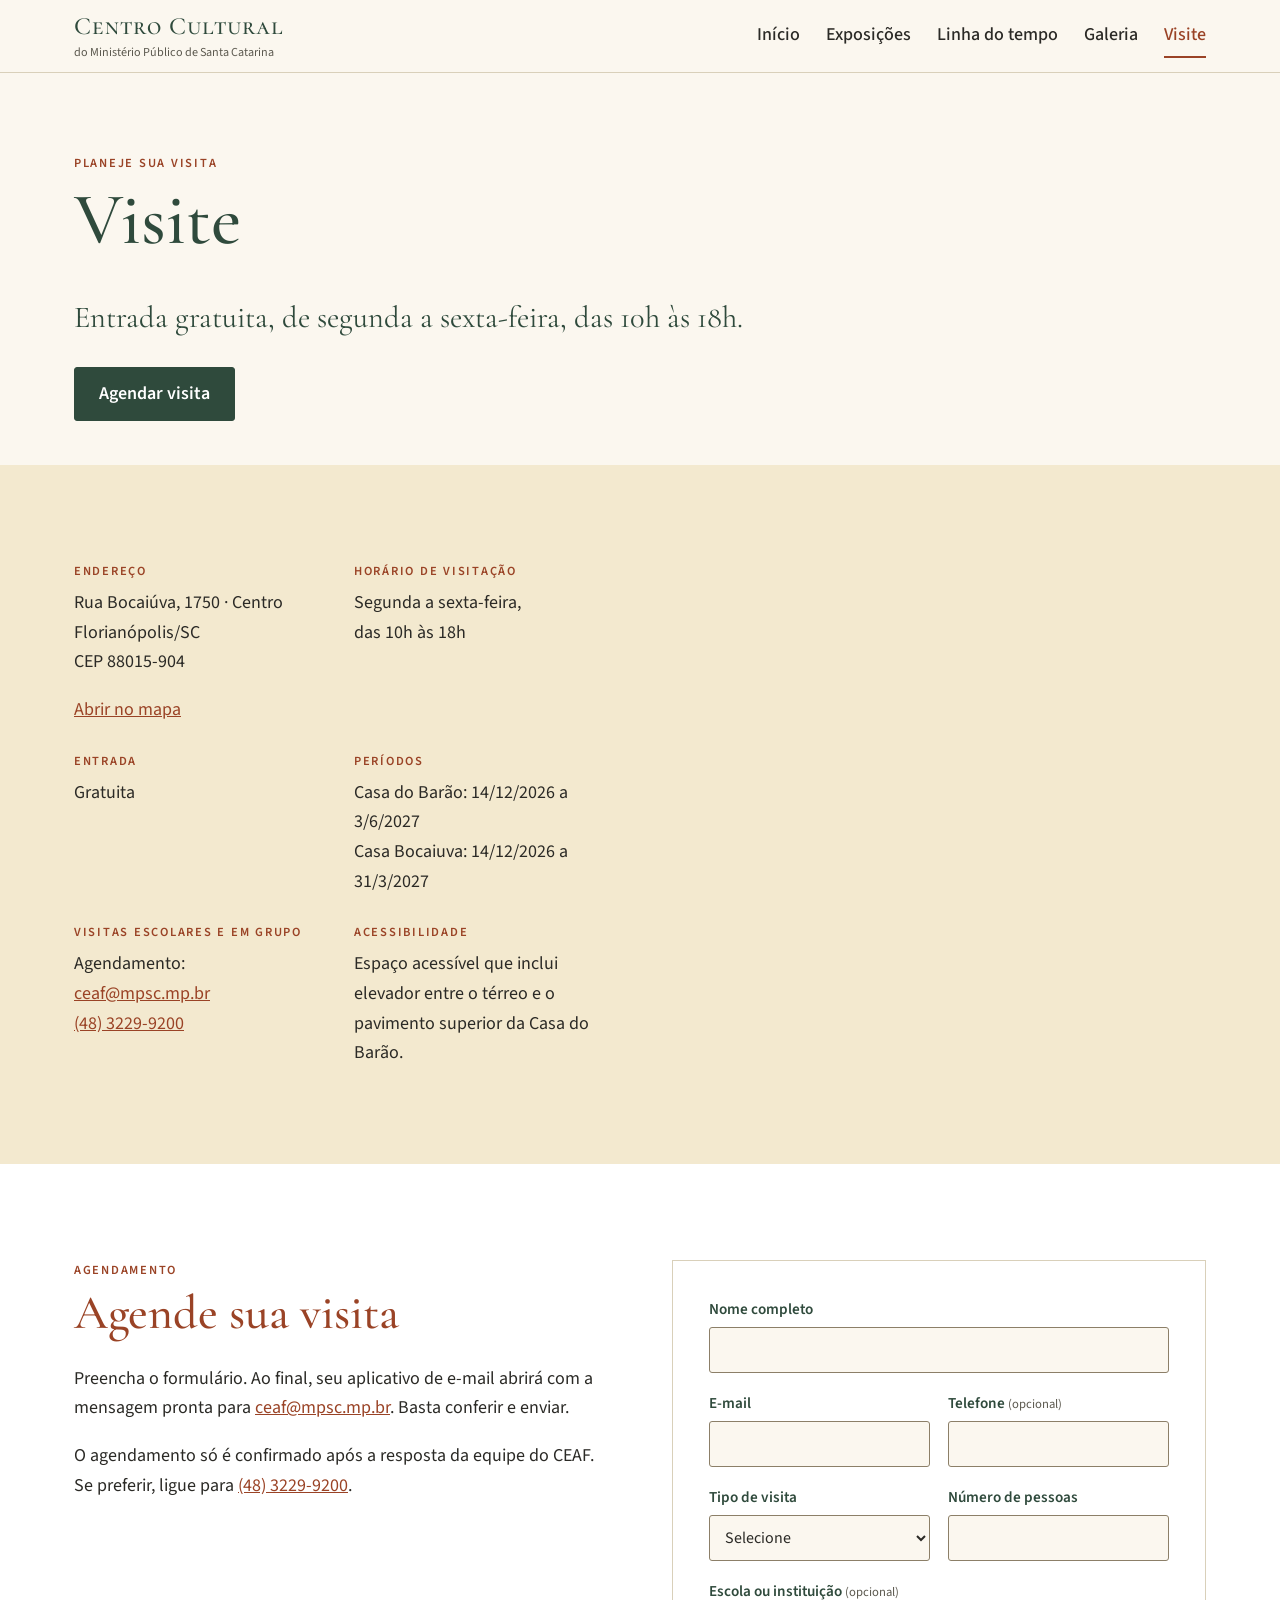
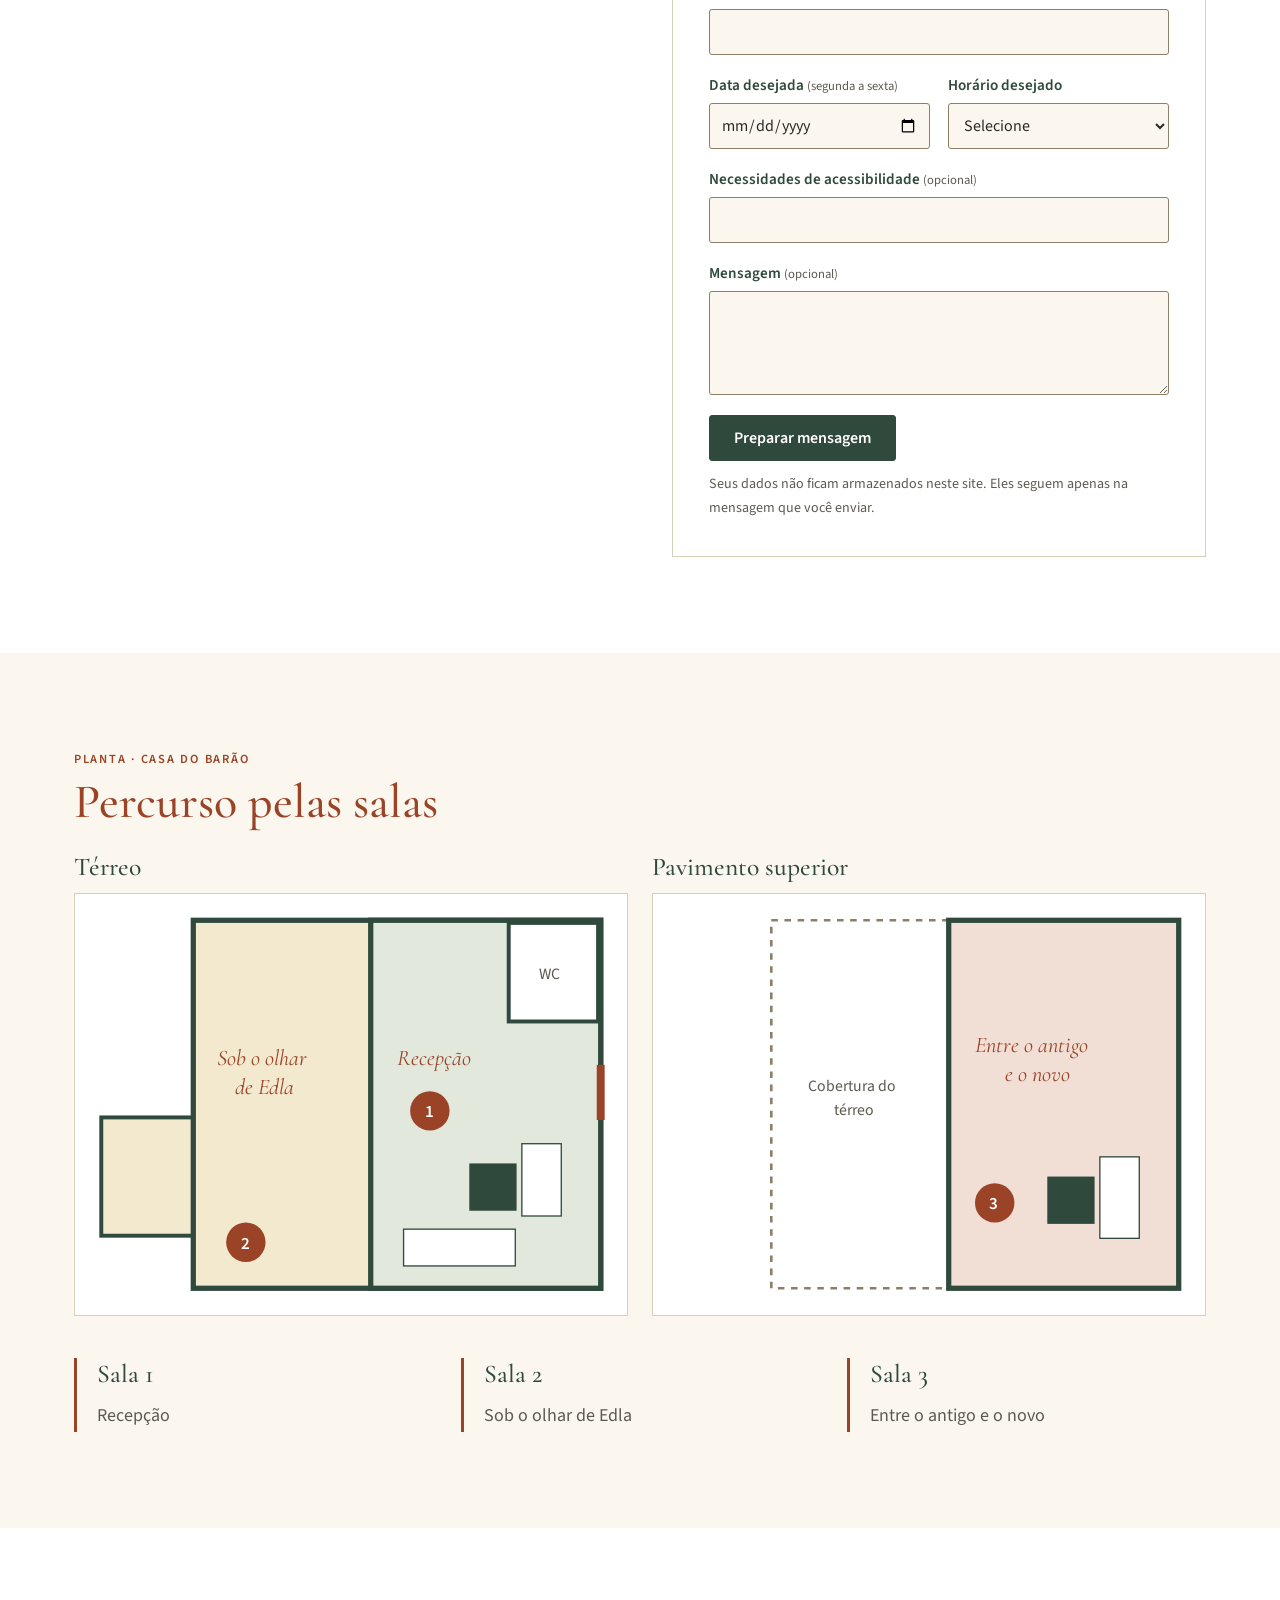
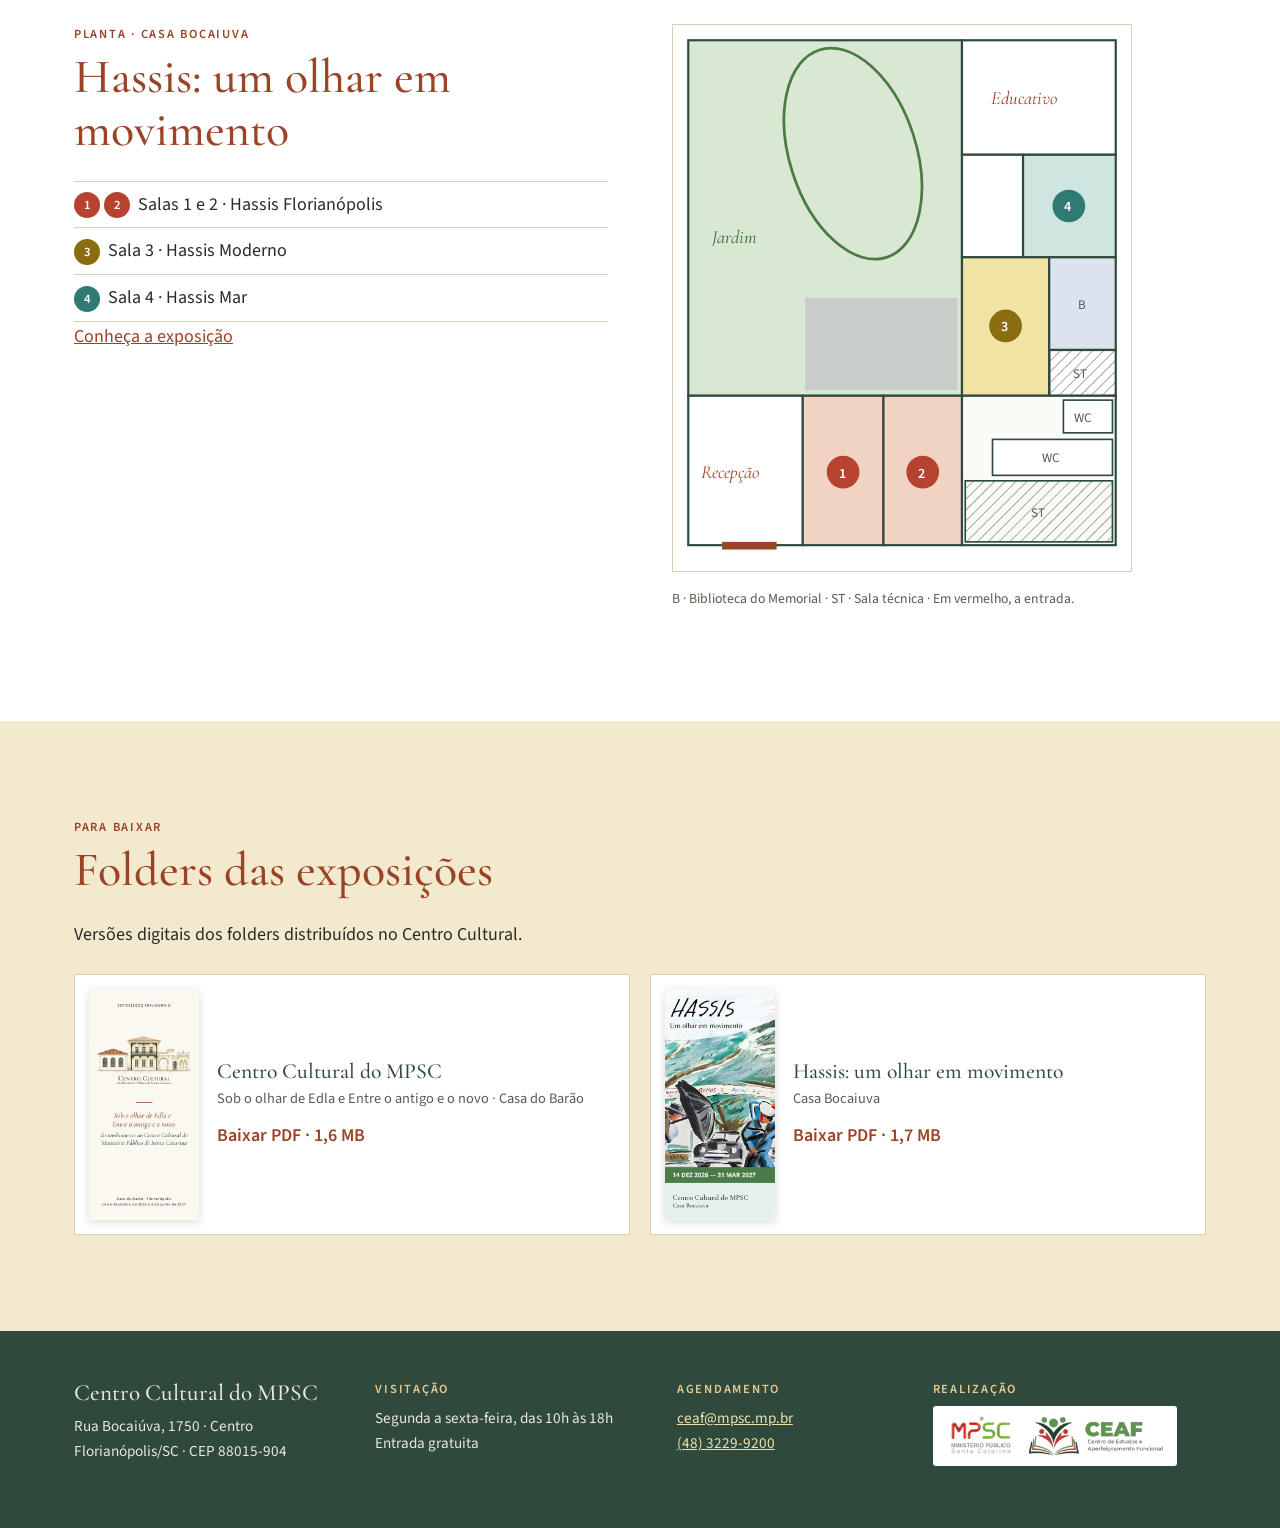
<file: visite.html>
<!doctype html>
<html lang="pt-BR"><head><meta charset="utf-8"><meta name="viewport" content="width=device-width,initial-scale=1">
<title>Visite · Centro Cultural do MPSC</title>
<meta name="description" content="Endereço, horário, agendamento e acessibilidade do Centro Cultural do MPSC. Entrada gratuita.">
<link rel="preconnect" href="https://fonts.googleapis.com"><link rel="preconnect" href="https://fonts.gstatic.com" crossorigin>
<link href="https://fonts.googleapis.com/css2?family=Cormorant+Garamond:ital,wght@0,500;0,600;1,500&family=Source+Sans+3:wght@400;500;600&display=swap" rel="stylesheet">
<link rel="stylesheet" href="estilo.css"></head><body>
<div id="topo"></div>
<main id="conteudo">
<div class="cabeca"><div class="faixa"><p class="rotulo">Planeje sua visita</p><h1>Visite</h1><p class="lead">Entrada gratuita, de segunda a sexta-feira, das 10h às 18h.</p><a class="botao" href="#agendar">Agendar visita</a></div></div>
<section class="secao areia"><div class="faixa duas">
  <div class="dados">
    <div><p class="rotulo">Endereço</p><p>Rua Bocaiúva, 1750 · Centro<br>Florianópolis/SC<br>CEP 88015-904</p><p><a href="https://www.google.com/maps/search/?api=1&query=Rua+Bocai%C3%BAva+1750+Florian%C3%B3polis" target="_blank" rel="noopener">Abrir no mapa</a></p></div>
    <div><p class="rotulo">Horário de visitação</p><p>Segunda a sexta-feira,<br>das 10h às 18h</p></div>
    <div><p class="rotulo">Entrada</p><p>Gratuita</p></div>
    <div><p class="rotulo">Períodos</p><p>Casa do Barão: 14/12/2026 a 3/6/2027<br>Casa Bocaiuva: 14/12/2026 a 31/3/2027</p></div>
    <div><p class="rotulo">Visitas escolares e em grupo</p><p>Agendamento:<br><a href="mailto:ceaf@mpsc.mp.br">ceaf@mpsc.mp.br</a><br><a href="tel:+554832299200">(48) 3229-9200</a></p></div>
    <div><p class="rotulo">Acessibilidade</p><p>Espaço acessível que inclui elevador entre o térreo e o pavimento superior da Casa do Barão.</p></div>
  </div>
  <div data-f="jardim" class="livre"></div>
</div></section>
<section id="agendar" class="secao branco"><div class="faixa duas">
  <div><p class="rotulo">Agendamento</p><h2>Agende sua visita</h2>
  <p>Preencha o formulário. Ao final, seu aplicativo de e-mail abrirá com a mensagem pronta para <a href="mailto:ceaf@mpsc.mp.br">ceaf@mpsc.mp.br</a>. Basta conferir e enviar.</p>
  <p>O agendamento só é confirmado após a resposta da equipe do CEAF. Se preferir, ligue para <a href="tel:+554832299200">(48) 3229-9200</a>.</p></div>
  <form id="form-agenda" class="agenda">
    <div class="campos">
      <div class="campo larga"><label for="a-nome">Nome completo</label><input id="a-nome" name="nome" required autocomplete="name" maxlength="120"></div>
      <div class="campo"><label for="a-email">E-mail</label><input id="a-email" name="email" type="email" required autocomplete="email" maxlength="120"></div>
      <div class="campo"><label for="a-telefone">Telefone <small>(opcional)</small></label><input id="a-telefone" name="telefone" type="tel" autocomplete="tel" maxlength="30"></div>
      <div class="campo"><label for="a-tipo">Tipo de visita</label><select id="a-tipo" name="tipo" required><option value="">Selecione</option><option>Escolar</option><option>Grupo</option><option>Individual ou familiar</option><option>Outro</option></select></div>
      <div class="campo"><label for="a-pessoas">Número de pessoas</label><input id="a-pessoas" name="pessoas" type="number" min="1" max="500" inputmode="numeric" required></div>
      <div class="campo larga"><label for="a-instituicao">Escola ou instituição <small>(opcional)</small></label><input id="a-instituicao" name="instituicao" autocomplete="organization" maxlength="120"></div>
      <div class="campo"><label for="a-data">Data desejada <small>(segunda a sexta)</small></label><input id="a-data" name="data" type="date" required></div>
      <div class="campo"><label for="a-horario">Horário desejado</label><select id="a-horario" name="horario" required><option value="">Selecione</option><option>10h</option><option>11h</option><option>12h</option><option>13h</option><option>14h</option><option>15h</option><option>16h</option><option>17h</option></select></div>
      <div class="campo larga"><label for="a-acessibilidade">Necessidades de acessibilidade <small>(opcional)</small></label><input id="a-acessibilidade" name="acessibilidade" maxlength="200"></div>
      <div class="campo larga"><label for="a-mensagem">Mensagem <small>(opcional)</small></label><textarea id="a-mensagem" name="mensagem" maxlength="800"></textarea></div>
    </div>
    <button class="botao" type="submit">Preparar mensagem</button>
    <p class="agenda-nota">Seus dados não ficam armazenados neste site. Eles seguem apenas na mensagem que você enviar.</p>
    <div id="agenda-aviso" class="agenda-aviso" tabindex="-1" role="status" hidden><p><strong>Falta só enviar.</strong> Confira a mensagem no seu e-mail. Se o aplicativo não abriu, copie o texto e envie para ceaf@mpsc.mp.br.</p><button id="agenda-copiar" type="button">Copiar mensagem</button></div>
  </form>
</div></section>
<section class="secao"><div class="faixa"><p class="rotulo">Planta · Casa do Barão</p><h2>Percurso pelas salas</h2>
  <div class="plantas">
    <figure style="margin:0"><h3>Térreo</h3>
    <svg viewBox="0 0 420 320" role="img" aria-label="Planta do térreo: Sala 1, Recepção, à direita, com entrada, elevador e escada. Sala 2, Sob o olhar de Edla, à esquerda.">
      <rect x="20" y="170" width="70" height="90" fill="#f3e9cf" stroke="#2f4a3c" stroke-width="3"/><rect x="90" y="20" width="310" height="280" fill="#f3e9cf" stroke="#2f4a3c" stroke-width="4"/><rect x="225" y="20" width="175" height="280" fill="#e2e8dc" stroke="#2f4a3c" stroke-width="4"/><rect x="330" y="22" width="68" height="75" fill="#fff" stroke="#2f4a3c" stroke-width="3"/><text class="p" x="353" y="65">WC</text><rect x="397" y="130" width="6" height="42" fill="#9a4326"/><rect x="300" y="205" width="36" height="36" fill="#2f4a3c"/><g stroke="#2f4a3c" fill="#fff"><rect x="340" y="190" width="30" height="55"/><rect x="250" y="255" width="85" height="28"/></g>
      <text x="108" y="130">Sob o olhar</text><text x="122" y="152">de Edla</text><text x="245" y="130">Recepção</text><circle cx="130" cy="265" r="15" fill="#9a4326"/><text class="n" x="126" y="270">2</text><circle cx="270" cy="165" r="15" fill="#9a4326"/><text class="n" x="266" y="170">1</text>
    </svg></figure>
    <figure style="margin:0"><h3>Pavimento superior</h3>
    <svg viewBox="0 0 420 320" role="img" aria-label="Planta do pavimento superior: Sala 3, Entre o antigo e o novo, à direita, com elevador e escada. À esquerda, cobertura do térreo.">
      <rect x="90" y="20" width="135" height="280" fill="#fff" stroke="#8c7f68" stroke-dasharray="5 5" stroke-width="2"/><rect x="225" y="20" width="175" height="280" fill="#f1dfd5" stroke="#2f4a3c" stroke-width="4"/><rect x="300" y="215" width="36" height="36" fill="#2f4a3c"/><rect x="340" y="200" width="30" height="62" fill="#fff" stroke="#2f4a3c"/>
      <text class="p" x="118" y="150">Cobertura do</text><text class="p" x="138" y="168">térreo</text><text x="245" y="120">Entre o antigo</text><text x="268" y="142">e o novo</text><circle cx="260" cy="235" r="15" fill="#9a4326"/><text class="n" x="256" y="240">3</text>
    </svg></figure>
  </div>
  <div class="tres" style="margin-top:32px">
    <div class="espaco"><h3>Sala 1</h3><p>Recepção</p></div><div class="espaco"><h3>Sala 2</h3><p>Sob o olhar de Edla</p></div><div class="espaco"><h3>Sala 3</h3><p>Entre o antigo e o novo</p></div>
  </div>
</div></section>
<section id="planta-bocaiuva" class="secao branco"><div class="faixa duas">
  <div><p class="rotulo">Planta · Casa Bocaiuva</p><h2>Hassis: um olhar em movimento</h2><ul class="percurso"><li><span class="num n1">1</span><span class="num n1">2</span> Salas 1 e 2 · Hassis Florianópolis</li><li><span class="num n3">3</span> Sala 3 · Hassis Moderno</li><li><span class="num n4">4</span> Sala 4 · Hassis Mar</li></ul>
  <p><a href="hassis.html">Conheça a exposição</a></p></div>
  <figure class="plantas um" style="margin:0"><svg viewBox="0 0 420 500" role="img" aria-label="Planta da Casa Bocaiuva: entrada pela Recepção; Salas 1 e 2 com Hassis Florianópolis; Sala 3 com Hassis Moderno; Sala 4 com Hassis Mar; também Educativo, Biblioteca do Memorial e jardim.">
      <defs><pattern id="hachura" width="7" height="7" patternUnits="userSpaceOnUse" patternTransform="rotate(45)"><line x1="0" y1="0" x2="0" y2="7" stroke="#8c8c8c" stroke-width="1.4"/></pattern></defs>
      <g stroke="#2f4a3c" stroke-width="2"><rect x="14" y="14" width="251" height="326" fill="#d9e8d3"/><rect x="121" y="250" width="140" height="85" fill="#c9cdc9" stroke="none"/><rect x="265" y="14" width="141" height="105" fill="#fff"/><rect x="265" y="119" width="56" height="94" fill="#fff"/><rect x="321" y="119" width="85" height="94" fill="#cfe5e0"/><rect x="265" y="213" width="80" height="127" fill="#f0e3a4"/><rect x="345" y="213" width="61" height="85" fill="#dbe3ef"/><rect x="345" y="298" width="61" height="42" fill="url(#hachura)"/><rect x="14" y="340" width="105" height="137" fill="#fff"/><rect x="119" y="340" width="74" height="137" fill="#f0d3c0"/><rect x="193" y="340" width="72" height="137" fill="#f0d3c0"/><rect x="265" y="340" width="141" height="137" fill="#fafaf7"/><rect x="358" y="344" width="45" height="30" fill="#fff" stroke-width="1.5"/><rect x="293" y="380" width="110" height="33" fill="#fff" stroke-width="1.5"/><rect x="268" y="418" width="135" height="56" fill="url(#hachura)" stroke-width="1.5"/></g>
      <ellipse cx="165" cy="118" rx="58" ry="100" transform="rotate(-18 165 118)" fill="none" stroke="#4c7a45" stroke-width="2.5"/><rect x="45" y="474" width="50" height="7" fill="#9a4326"/>
      <text x="36" y="200" style="fill:#3e6b38">Jardim</text><text x="292" y="72">Educativo</text><text x="26" y="415">Recepção</text><text class="p" x="368" y="364">WC</text><text class="p" x="338" y="401">WC</text><text class="p" x="367" y="324">ST</text><text class="p" x="328" y="451">ST</text><text class="p" x="371" y="260">B</text>
      <circle cx="156" cy="410" r="15" fill="#b5432f"/><text class="n" x="152" y="415">1</text><circle cx="229" cy="410" r="15" fill="#b5432f"/><text class="n" x="225" y="415">2</text><circle cx="305" cy="276" r="15" fill="#8a6d10"/><text class="n" x="301" y="281">3</text><circle cx="363" cy="166" r="15" fill="#2f7a72"/><text class="n" x="359" y="171">4</text>
    </svg>
    <p class="nota">B · Biblioteca do Memorial · ST · Sala técnica · Em vermelho, a entrada.</p></figure>
</div></section>
<section id="folders" class="secao areia"><div class="faixa"><p class="rotulo">Para baixar</p><h2>Folders das exposições</h2>
  <p>Versões digitais dos folders distribuídos no Centro Cultural.</p>
  <div class="folders">
    <a class="folder" href="folders/folder-centro-cultural-mpsc.pdf" download><img src="folders/capa-folder-ccmp.jpg" alt="" width="360" height="757" loading="lazy"><span><strong>Centro Cultural do MPSC</strong><small>Sob o olhar de Edla e Entre o antigo e o novo · Casa do Barão</small><em>Baixar PDF · 1,6 MB</em></span></a>
    <a class="folder" href="folders/folder-hassis-um-olhar-em-movimento.pdf" download><img src="folders/capa-folder-hassis.jpg" alt="" width="360" height="757" loading="lazy"><span><strong>Hassis: um olhar em movimento</strong><small>Casa Bocaiuva</small><em>Baixar PDF · 1,7 MB</em></span></a>
  </div>
</div></section>
</main>
<div id="rodape"></div>
<script src="fotos.js"></script><script src="site.js"></script>
</body></html>
</file>
<file: estilo.css>
:root{--creme:#fbf7ef;--areia:#f3e9cf;--papel:#fff;--verde:#2f4a3c;--verde-claro:#e2e8dc;--terracota:#9a4326;--rosa:#f1dfd5;--tinta:#2b2a26;--suave:#5d5a50;--linha:#d9d0ba;--serif:"Cormorant Garamond",Georgia,serif;--sans:"Source Sans 3","Segoe UI",sans-serif}
*{box-sizing:border-box}html{scroll-behavior:smooth;scroll-padding-top:88px}body{margin:0;background:var(--creme);color:var(--tinta);font:400 18px/1.65 var(--sans)}img{max-width:100%;display:block}a{color:var(--terracota)}a:hover{color:var(--verde)}:focus-visible{outline:3px solid var(--terracota);outline-offset:2px}
h1,h2,h3{font-family:var(--serif);font-weight:500;line-height:1.1;margin:0 0 .5em;color:var(--verde)}h1{font-size:clamp(2.6rem,6vw,4.6rem)}h2{font-size:clamp(2rem,4vw,3rem);color:var(--terracota)}h3{font-size:1.6rem}p{margin:0 0 1em}
.faixa{width:min(1180px,100%);margin:auto;padding-inline:24px}.estreita{max-width:760px}.secao{padding:clamp(56px,8vw,96px) 0}.areia{background:var(--areia)}.branco{background:var(--papel)}.verde{background:var(--verde);color:#f6f2e6}.verde h1,.verde h2,.verde h3{color:#f6e8c6}.cartao .botao{color:#fff}
.rotulo{font-size:.78rem;font-weight:600;letter-spacing:.14em;text-transform:uppercase;color:var(--terracota);margin-bottom:.5em}.verde .rotulo{color:#e7c98d}.lead{font-family:var(--serif);font-size:clamp(1.45rem,2.5vw,1.9rem);line-height:1.3;color:var(--verde)}
.pular{position:absolute;left:-999px;background:var(--verde);color:#fff;padding:8px 16px;z-index:60}.pular:focus{left:8px;top:8px}
.topo{position:sticky;top:0;z-index:40;background:rgba(251,247,239,.97);border-bottom:1px solid var(--linha)}.topo .faixa{display:flex;align-items:center;justify-content:space-between;min-height:72px;gap:20px}.marca{text-decoration:none;color:var(--verde);line-height:1.1}.marca strong{display:block;font:500 1.55rem var(--serif);font-variant:small-caps;letter-spacing:.04em}.marca span{font-size:.76rem;color:var(--suave)}
.topo nav{display:flex;gap:26px}.topo nav a{color:var(--tinta);text-decoration:none;font-weight:500;padding:6px 0;border-bottom:2px solid transparent}.topo nav a:hover,.topo nav a[aria-current]{color:var(--terracota);border-color:var(--terracota)}.menu-botao{display:none;position:relative;flex:none;width:46px;height:46px;padding:0;background:none;border:1px solid var(--verde);border-radius:3px;cursor:pointer}.menu-botao span{position:absolute;left:11px;right:11px;height:2px;background:var(--verde);transition:transform .2s,opacity .2s,top .2s}.menu-botao span:nth-child(1){top:14px}.menu-botao span:nth-child(2){top:21px}.menu-botao span:nth-child(3){top:28px}.menu-botao[aria-expanded=true] span:nth-child(1){top:21px;transform:rotate(45deg)}.menu-botao[aria-expanded=true] span:nth-child(2){opacity:0}.menu-botao[aria-expanded=true] span:nth-child(3){top:21px;transform:rotate(-45deg)}
.capa{background:var(--creme);text-align:center;padding:36px 0 64px}.capa .fachada{width:min(980px,100%);margin:0 auto 22px;background:transparent}.capa .fachada img{mix-blend-mode:multiply;filter:brightness(1.06) contrast(1.03)}.capa h1{font-variant:small-caps;letter-spacing:.03em;margin-bottom:.1em}.capa .sub{font-family:var(--serif);font-size:clamp(1.3rem,2.6vw,1.9rem);color:var(--verde);margin-bottom:24px}.fio{width:64px;height:2px;background:var(--terracota);margin:0 auto 22px}.capa .expo{font-family:var(--serif);font-style:italic;font-size:clamp(1.3rem,2.4vw,1.75rem);line-height:1.25;color:var(--terracota);margin-bottom:6px}
.botoes{display:flex;gap:12px;justify-content:center;flex-wrap:wrap;margin-top:26px}.botao{display:inline-block;padding:11px 24px;background:var(--verde);color:#fff;text-decoration:none;font-weight:600;border:1px solid var(--verde);border-radius:3px}.botao:hover{background:var(--terracota);border-color:var(--terracota);color:#fff}.botao.claro{background:transparent;color:var(--verde)}.botao.claro:hover{color:#fff}
.duas{display:grid;grid-template-columns:1fr 1fr;gap:clamp(32px,5vw,72px);align-items:start}.tres{display:grid;grid-template-columns:repeat(3,1fr);gap:28px}.mosaico{display:grid;grid-template-columns:repeat(2,1fr);gap:16px}.mosaico .larga{grid-column:1/-1}
.espaco{border-left:3px solid var(--terracota);padding:2px 0 2px 20px}.espaco p{margin:0;color:var(--suave)}
.foto{margin:0}.foto button{display:block;width:100%;padding:0;border:0;background:#e9e2d0;cursor:zoom-in;overflow:hidden}.foto img{width:100%;height:100%;object-fit:cover;aspect-ratio:4/3;transition:transform .35s}.foto button:hover img{transform:scale(1.025)}.foto.livre img{aspect-ratio:auto;height:auto;object-fit:contain}.foto.retrato img{aspect-ratio:4/5;object-position:top}.foto figcaption{font-size:.86rem;line-height:1.35;color:var(--suave);padding-top:7px}.verde .foto figcaption{color:#d9d8c8}
.cartao{background:var(--papel);border:1px solid var(--linha);display:flex;flex-direction:column}.cartao .corpo{padding:24px}.cartao .foto figcaption{display:none}.cartao p:last-child{margin:0}
.capitulos{position:sticky;top:73px;z-index:30;background:var(--areia);border-bottom:1px solid var(--linha);overflow-x:auto}.capitulos .faixa{display:flex;gap:22px;white-space:nowrap;padding-block:9px}.capitulos a{font-size:.92rem;font-weight:500;color:var(--verde);text-decoration:none}.capitulos a:hover{color:var(--terracota);text-decoration:underline}
.cabeca{padding:clamp(44px,7vw,80px) 0 clamp(28px,4vw,44px)}.cabeca p{max-width:760px}
.tempo{list-style:none;margin:32px 0 0;padding:0;position:relative}.tempo:before{content:"";position:absolute;left:43px;top:0;bottom:0;width:3px;background:#8c7f68}.tempo li{position:relative;display:grid;grid-template-columns:90px 1fr;gap:24px;align-items:center;padding:9px 0}.tempo b{display:grid;place-items:center;width:88px;height:88px;border-radius:50%;background:#8c7f68;color:#fff;font:600 1.5rem var(--serif);position:relative}.tempo p{margin:0;max-width:720px}
.citacao{font-family:var(--serif);font-size:1.3rem;line-height:1.4;background:var(--areia);border-left:3px solid var(--terracota);padding:24px 28px;margin:0}.citacao footer{font:400 .9rem var(--sans);color:var(--suave);margin-top:10px}
.crop{position:relative;overflow:hidden;aspect-ratio:var(--w)/var(--h);background:#fff;margin:0}.crop img{position:absolute;max-width:none;width:calc(var(--iw)/var(--w)*100%);left:calc(var(--x)/var(--w)*-100%);top:calc(var(--y)/var(--h)*-100%)}.nota{font-size:.86rem;color:var(--suave);padding-top:7px}
.embreve{border:1px dashed var(--terracota);background:var(--rosa);padding:clamp(24px,4vw,40px)}.selo{display:inline-block;background:var(--terracota);color:#fff;font-size:.76rem;font-weight:600;letter-spacing:.12em;text-transform:uppercase;padding:4px 12px;border-radius:2px;margin-bottom:14px}
.percurso{list-style:none;padding:0;margin:0;border-top:1px solid var(--linha)}.percurso li{padding:8px 0;border-bottom:1px solid var(--linha)}
#filtros{display:flex;flex-wrap:wrap;gap:8px;margin-bottom:26px}#filtros button{font:500 .92rem var(--sans);padding:7px 15px;background:transparent;color:var(--verde);border:1px solid var(--verde);border-radius:20px;cursor:pointer}#filtros button[aria-pressed=true]{background:var(--verde);color:#fff}#galeria{display:grid;grid-template-columns:repeat(auto-fill,minmax(250px,1fr));gap:22px}.foto[hidden]{display:none}
.caixa{width:100vw;height:100dvh;max-width:none;max-height:none;margin:0;border:0;padding:56px 64px 18px;background:rgba(24,27,23,.97);color:#f1eee3}.caixa[open]{display:flex;align-items:center;justify-content:center}.caixa figure{margin:0;display:flex;flex-direction:column;align-items:center;min-width:0;height:100%;flex:1}.caixa img{flex:1;min-height:0;width:100%;object-fit:contain}.caixa figcaption{padding-top:10px;text-align:center;font-size:.95rem}.caixa a{color:#e7c98d;margin-left:10px}.caixa button{background:none;border:1px solid #8e8a7c;color:#fff;cursor:pointer;border-radius:3px}.fechar{position:absolute;top:12px;right:16px;padding:6px 15px;font:500 .9rem var(--sans)}.ant,.prox{position:absolute;top:50%;transform:translateY(-50%);width:44px;height:60px;font-size:1.7rem}.ant{left:10px}.prox{right:10px}
.plantas{display:grid;grid-template-columns:1fr 1fr;gap:24px}.plantas svg{width:100%;height:auto;background:var(--papel);border:1px solid var(--linha)}.plantas text{font-family:var(--serif);font-size:17px;fill:var(--terracota);font-style:italic}.plantas .n{font:600 13px var(--sans);fill:#fff}.plantas .p{font:400 12px var(--sans);fill:var(--suave)}
.dados{display:grid;grid-template-columns:repeat(2,1fr);gap:26px}.dados p:last-child{margin:0}
.rodape{background:var(--verde);color:#ece8da;padding:48px 0;font-size:.95rem}.rodape a{color:#f3dfae}.rodape .rotulo{color:#e7c98d}.rodape-grade{display:grid;grid-template-columns:1.2fr 1.2fr 1fr 1.2fr;gap:28px}.rodape-titulo{font:500 1.45rem var(--serif);margin-bottom:.3em}.logos{display:flex;gap:10px;align-items:center;background:#fff;padding:8px 12px;width:max-content;max-width:100%;border-radius:3px}.logos img{height:44px;width:auto;min-width:0}
@media(max-width:900px){.duas,.plantas{grid-template-columns:1fr}.tres{grid-template-columns:1fr 1fr}.rodape-grade{grid-template-columns:1fr 1fr}.menu-botao{display:block}.topo nav{display:none;position:absolute;top:100%;left:0;right:0;background:var(--creme);border-bottom:1px solid var(--linha);flex-direction:column;gap:0;padding:4px 24px 12px;max-height:calc(100dvh - 73px);overflow-y:auto;box-shadow:0 10px 20px rgba(43,42,38,.14)}.topo nav.aberto{display:flex}.topo nav a{padding:13px 4px;border-bottom:1px solid var(--linha);font-size:1.08rem}.topo nav a:last-child{border-bottom:0}.topo nav a:hover,.topo nav a[aria-current]{border-bottom-color:var(--linha);font-weight:600}.topo nav a:last-child:hover,.topo nav a:last-child[aria-current]{border-bottom:0}}
@media(max-width:600px){body{font-size:17px}.faixa{padding-inline:16px}.tres,.dados,.rodape-grade{grid-template-columns:1fr}.tempo:before{left:31px}.tempo li{grid-template-columns:64px 1fr;gap:14px}.tempo b{width:64px;height:64px;font-size:1.15rem}#galeria{grid-template-columns:1fr 1fr;gap:12px}.caixa{padding:54px 10px 12px}.ant,.prox{top:auto;bottom:10px;transform:none;height:40px}.marca span{font-size:.68rem}}
.agenda{background:var(--papel);border:1px solid var(--linha);padding:clamp(20px,4vw,36px)}.campos{display:grid;grid-template-columns:1fr 1fr;gap:18px}.campo{display:flex;flex-direction:column;gap:5px;min-width:0}.campo.larga{grid-column:1/-1}.campo label{font-weight:600;font-size:.95rem;color:var(--verde)}.campo small{font-weight:400;color:var(--suave)}.campo input,.campo select,.campo textarea{width:100%;min-height:46px;padding:9px 11px;font:400 1rem var(--sans);color:var(--tinta);background:var(--creme);border:1px solid #8c7f68;border-radius:3px}.campo textarea{min-height:104px;resize:vertical}.agenda .botao{margin-top:20px;cursor:pointer;font-family:var(--sans);font-size:1rem}.agenda-nota{font-size:.88rem;color:var(--suave);margin:12px 0 0}.agenda-aviso{margin-top:18px;padding:16px 18px;background:var(--verde-claro);border-left:3px solid var(--verde)}.agenda-aviso p{margin:0 0 10px}.agenda-aviso button{font:600 .92rem var(--sans);padding:8px 14px;background:transparent;color:var(--verde);border:1px solid var(--verde);border-radius:3px;cursor:pointer}
@media(max-width:600px){.campos{grid-template-columns:1fr}.agenda .botao{width:100%}}
.hassis-capa,.hassis-verde{background:#e6efea}.periodo{font-weight:600;color:#3e6b38}.obra-capa{margin:0}.obra-capa img{width:100%;max-height:620px;object-fit:cover;object-position:center top}.obra-capa figcaption,.foto-artista figcaption{font-size:.86rem;color:var(--suave);padding-top:7px}.cartao .obra{width:100%;aspect-ratio:4/3;object-fit:cover}.num{display:inline-grid;place-items:center;width:26px;height:26px;border-radius:50%;color:#fff;font:600 .8rem var(--sans);letter-spacing:0;margin-right:4px;vertical-align:middle}.n1{background:#b5432f}.n3{background:#8a6d10}.n4{background:#2f7a72}.foto-artista{margin:0}.foto-artista img{width:100%}.cem{display:flex;align-items:center;gap:14px;border-top:1px solid var(--linha);padding-top:18px;margin-top:24px;color:var(--suave)}.cem strong{font:600 3rem var(--serif);color:#3e6b38;line-height:1}.plantas.um{display:block}.plantas.um svg{max-width:460px}.logos{flex-wrap:wrap}.folders{display:grid;grid-template-columns:1fr 1fr;gap:20px;margin-top:24px}.folder{display:grid;grid-template-columns:110px 1fr;gap:18px;align-items:center;background:var(--papel);border:1px solid var(--linha);padding:14px;text-decoration:none;color:var(--tinta)}.folder:hover{border-color:var(--terracota);color:var(--tinta)}.folder img{width:110px;height:auto;box-shadow:0 2px 8px rgba(0,0,0,.15)}.folder strong{display:block;font:500 1.35rem var(--serif);color:var(--verde);line-height:1.15}.folder small{display:block;color:var(--suave);font-size:.9rem;margin:4px 0 10px}.folder em{font-style:normal;font-weight:600;color:var(--terracota)}
@media(max-width:700px){.folders{grid-template-columns:1fr}.folder{grid-template-columns:80px 1fr}.folder img{width:80px}}
@media(prefers-reduced-motion:reduce){html{scroll-behavior:auto}.foto img,.menu-botao span{transition:none}}
</file>
